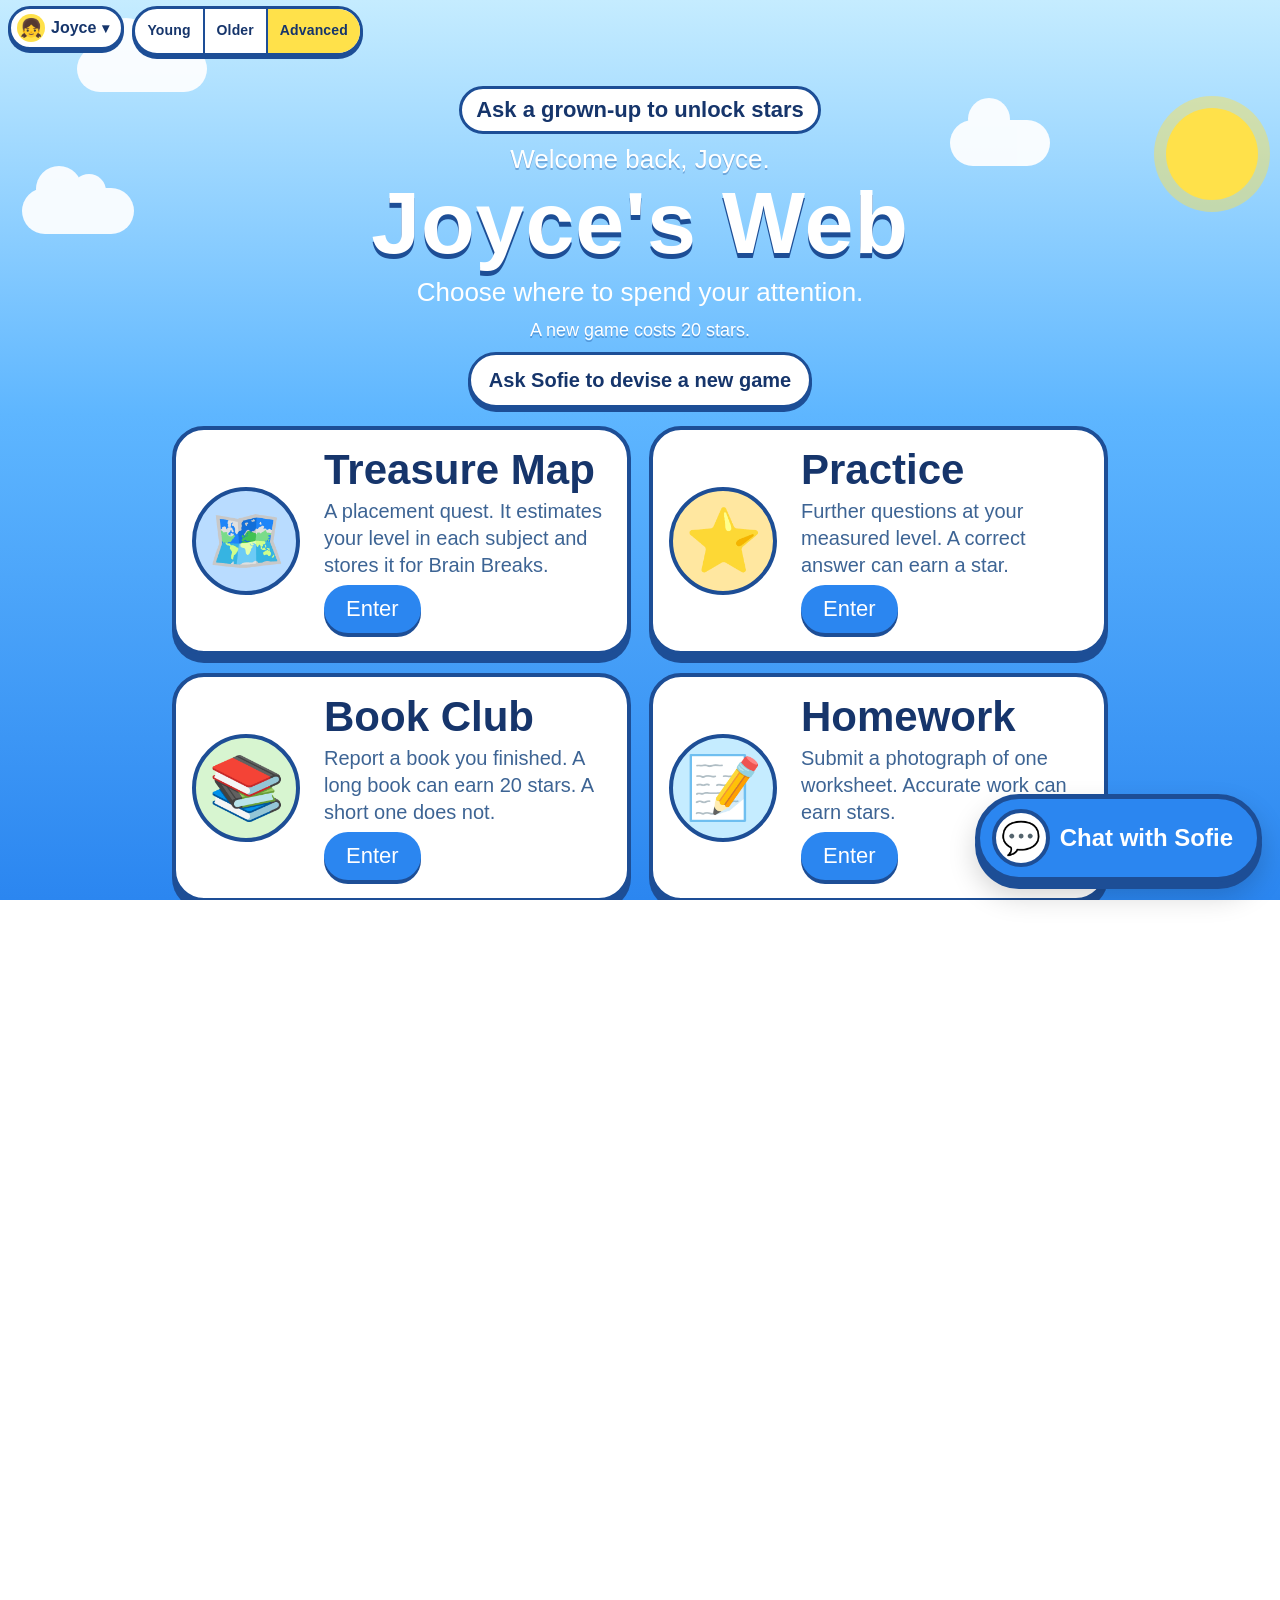
<file: index.html>
<!DOCTYPE html>
<html lang="en">
<head>
  <meta charset="UTF-8">
  <meta name="viewport" content="width=device-width, initial-scale=1, maximum-scale=1, user-scalable=no, viewport-fit=cover">
  <meta name="format-detection" content="telephone=no">
  <meta name="apple-mobile-web-app-capable" content="yes">
  <meta name="mobile-web-app-capable" content="yes">
  <meta name="apple-mobile-web-app-status-bar-style" content="black-translucent">
  <meta name="apple-mobile-web-app-title" content="Joyce's Web">
  <meta name="theme-color" content="#2b86f0">
  <title>Joyce's Web</title>
  <link rel="icon" href="apple-touch-icon.png">
  <link rel="apple-touch-icon" href="apple-touch-icon.png">
  <link rel="manifest" href="manifest.webmanifest">
  <link rel="stylesheet" href="css/site.css">
  <link rel="stylesheet" href="questions/ask.css">
  <link rel="stylesheet" href="css/fit.css">
  <script src="js/fit.js"></script>
</head>
<body class="home">
  <div class="sky" aria-hidden="true">
    <div class="sun"></div>
    <div class="cloud cloud-a"></div>
    <div class="cloud cloud-b"></div>
    <div class="cloud cloud-c"></div>
  </div>
  <main class="wrap">
    <header class="hero">
      <p class="starbar" id="starbar" data-needs="stars">★</p>
      <p class="hello" data-style="home.hello">Welcome back, Joyce.</p>
      <h1 data-site-title>Joyce's Web</h1>
      <p class="tag" data-style="home.tag">Choose where to spend your attention.</p>
      <p class="star-ask" data-needs="stars" data-style="home.price">A new game costs 20 stars.</p>
      <button type="button" class="star-game" id="new-game" data-needs="chat stars" data-style="home.newgame">Ask Sofie to devise a new game</button>
    </header>
    <section id="game-list" class="game-list" aria-label="Games"></section>
    <ul class="parade" aria-hidden="true">
      <li>🐶</li>
      <li>🐱</li>
      <li>🦊</li>
      <li>🦉</li>
      <li>🐻</li>
      <li>🐸</li>
      <li>🦁</li>
      <li>🐼</li>
    </ul>
  </main>
  <footer class="foot">
    <p data-style="home.made">Built for Joyce</p>
    <details class="parent-note">
      <summary>For parents</summary>
      <p>Brain Breaks are short learning pauses instead of ads. At the end of every level, whether <span data-child-name>Joyce</span> finishes it or starts it over, she answers a few questions. Questions get a little harder as the game level goes up. Levels are saved on this iPad. Players can switch on the break screen.</p>
      <p data-needs="chat">The 💬 bubble lets <span data-child-name>Joyce</span> chat with <span data-bot-name>Sofie</span>. It asks for the family code once on this iPad. Stars can be earned in Practice and spent on hints. A new game costs <span data-price="newGame">20</span> stars.</p>
      <p>Treasure Map finds a level for the subjects that are turned on. Those levels are saved for Brain Breaks. She can quit and come back, or retake a subject anytime.</p>
      <p data-needs="bookClub">Book Club is for a book she finished. She picks the book, then tells <span data-bot-name>Sofie</span> about it in the chat. A long book can earn 20 stars. A short book does not.</p>
      <p data-needs="homework">Homework is a photo of one worksheet. The check can take about a minute. It can award stars, up to <span data-price="sheet">10</span> for a sheet and <span data-price="day">20</span> homework stars a day. Hints never include the answer.</p>
    </details>
  </footer>
  <script src="settings.js"></script>
  <script src="games.js"></script>
  <script src="js/home.js"></script>
  <script src="stars/stars.js"></script>
  <script src="chat/chat.js" defer></script>
  <script src="js/kid-switch.js"></script>
  <script src="js/style-level.js"></script>
</body>
</html>
</file>
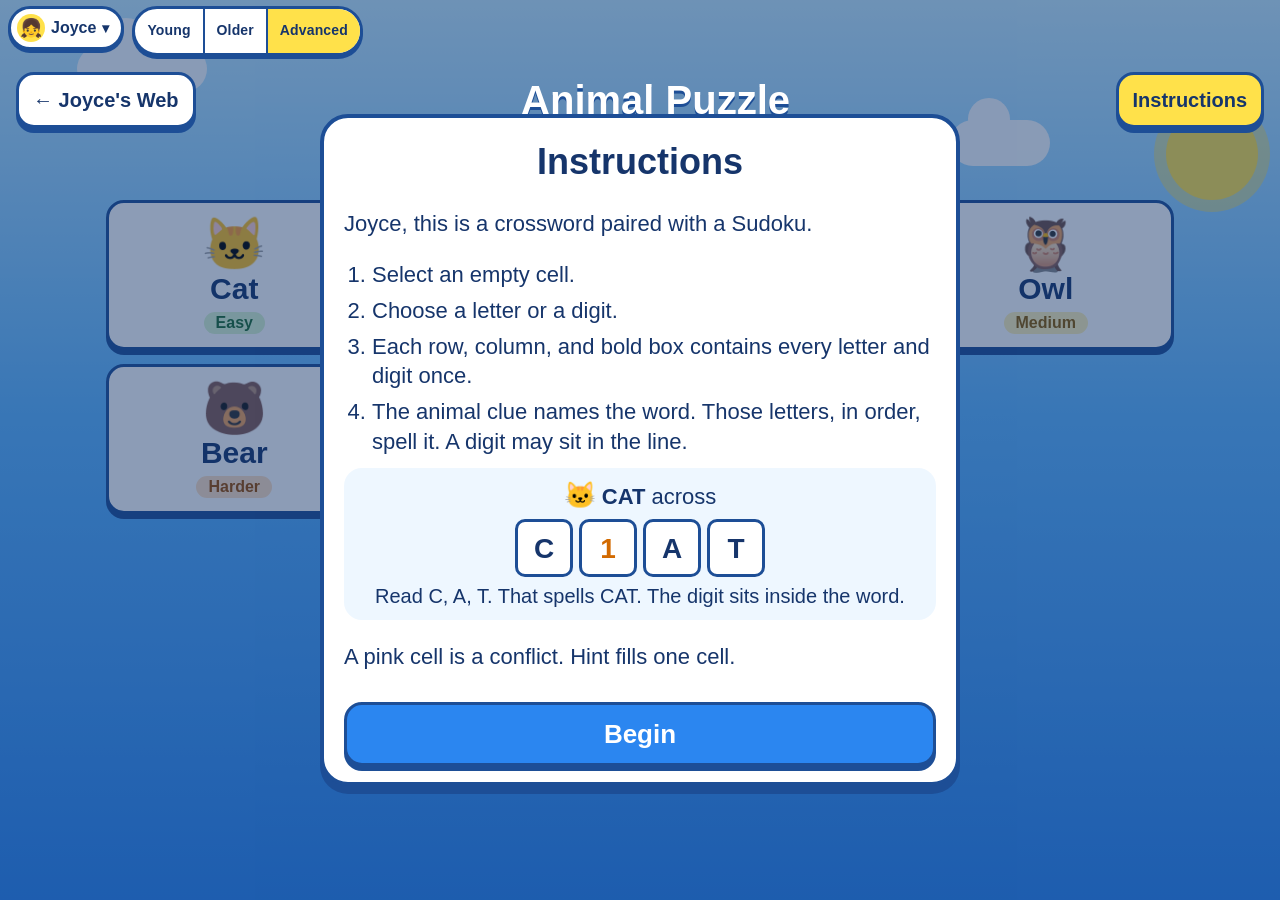
<file: animal-puzzle/index.html>
<!DOCTYPE html>
<html lang="en">
<head>
  <meta charset="UTF-8">
  <meta name="viewport" content="width=device-width, initial-scale=1, maximum-scale=1, user-scalable=no, viewport-fit=cover">
  <meta name="format-detection" content="telephone=no">
  <meta name="apple-mobile-web-app-capable" content="yes">
  <meta name="mobile-web-app-capable" content="yes">
  <meta name="apple-mobile-web-app-status-bar-style" content="black-translucent">
  <meta name="apple-mobile-web-app-title" content="Joyce's Web">
  <meta name="theme-color" content="#2b86f0">
  <title>Animal Puzzle · Joyce's Web</title>
  <link rel="icon" href="../apple-touch-icon.png">
  <link rel="apple-touch-icon" href="../apple-touch-icon.png">
  <link rel="manifest" href="../manifest.webmanifest">
  <link rel="stylesheet" href="../css/site.css">
  <link rel="stylesheet" href="game.css">
  <link rel="stylesheet" href="../brain-break/brain-break.css">
  <link rel="stylesheet" href="../css/fit.css">
  <script src="../js/fit.js"></script>
</head>
<body class="game" data-page="Animal Puzzle">
  <div class="sky" aria-hidden="true">
    <div class="sun"></div>
    <div class="cloud cloud-a"></div>
    <div class="cloud cloud-b"></div>
  </div>
  <header class="topbar">
    <a class="home-link" href="../index.html" data-site-link>← Joyce's Web</a>
    <p class="game-name">Animal Puzzle</p>
    <button type="button" id="howto-btn" class="how-btn" data-style="chrome.howto">Instructions</button>
  </header>
  <main id="app" class="app"></main>
  <script src="../settings.js"></script>
  <script src="puzzles.js"></script>
  <script src="../brain-break/brain-break.js"></script>
  <script src="../stars/stars.js"></script>
  <script src="game.js"></script>
  <script src="../js/kid-switch.js"></script>
  <script src="../js/style-level.js"></script>
</body>
</html>
</file>
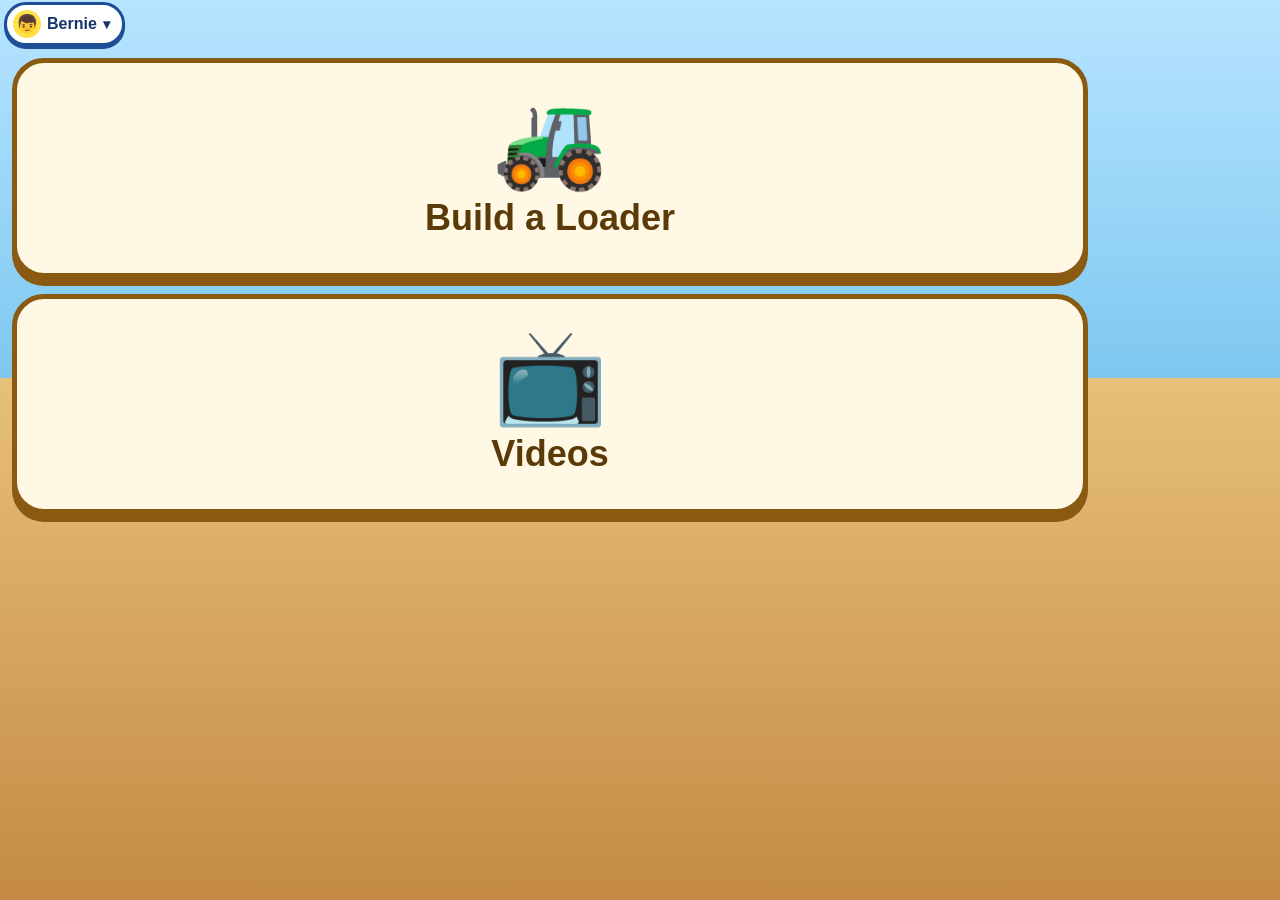
<file: bernie/index.html>
<!DOCTYPE html>
<html lang="en">
<head>
  <meta charset="UTF-8">
  <meta name="viewport" content="width=device-width, initial-scale=1, maximum-scale=1, user-scalable=no, viewport-fit=cover">
  <meta name="format-detection" content="telephone=no">
  <meta name="apple-mobile-web-app-capable" content="yes">
  <meta name="mobile-web-app-capable" content="yes">
  <meta name="apple-mobile-web-app-status-bar-style" content="black-translucent">
  <meta name="apple-mobile-web-app-title" content="Bernie">
  <meta name="theme-color" content="#f0b429">
  <title>Bernie</title>
  <link rel="icon" href="../apple-touch-icon.png">
  <link rel="apple-touch-icon" href="../apple-touch-icon.png">
  <link rel="stylesheet" href="../css/site.css">
  <link rel="stylesheet" href="bernie.css">
  <link rel="stylesheet" href="../css/fit.css">
  <script src="../js/fit.js"></script>
</head>
<body class="game bernie">
  <main class="app bernie-app hub">
    <a class="pic" href="loader/index.html">
      <span class="pic-art" aria-hidden="true">🚜</span>
      <span class="pic-name">Build a Loader</span>
    </a>
    <a class="pic" href="videos/index.html">
      <span class="pic-art" aria-hidden="true">📺</span>
      <span class="pic-name">Videos</span>
    </a>
  </main>
  <script src="../js/kid-switch.js"></script>
</body>
</html>
</file>
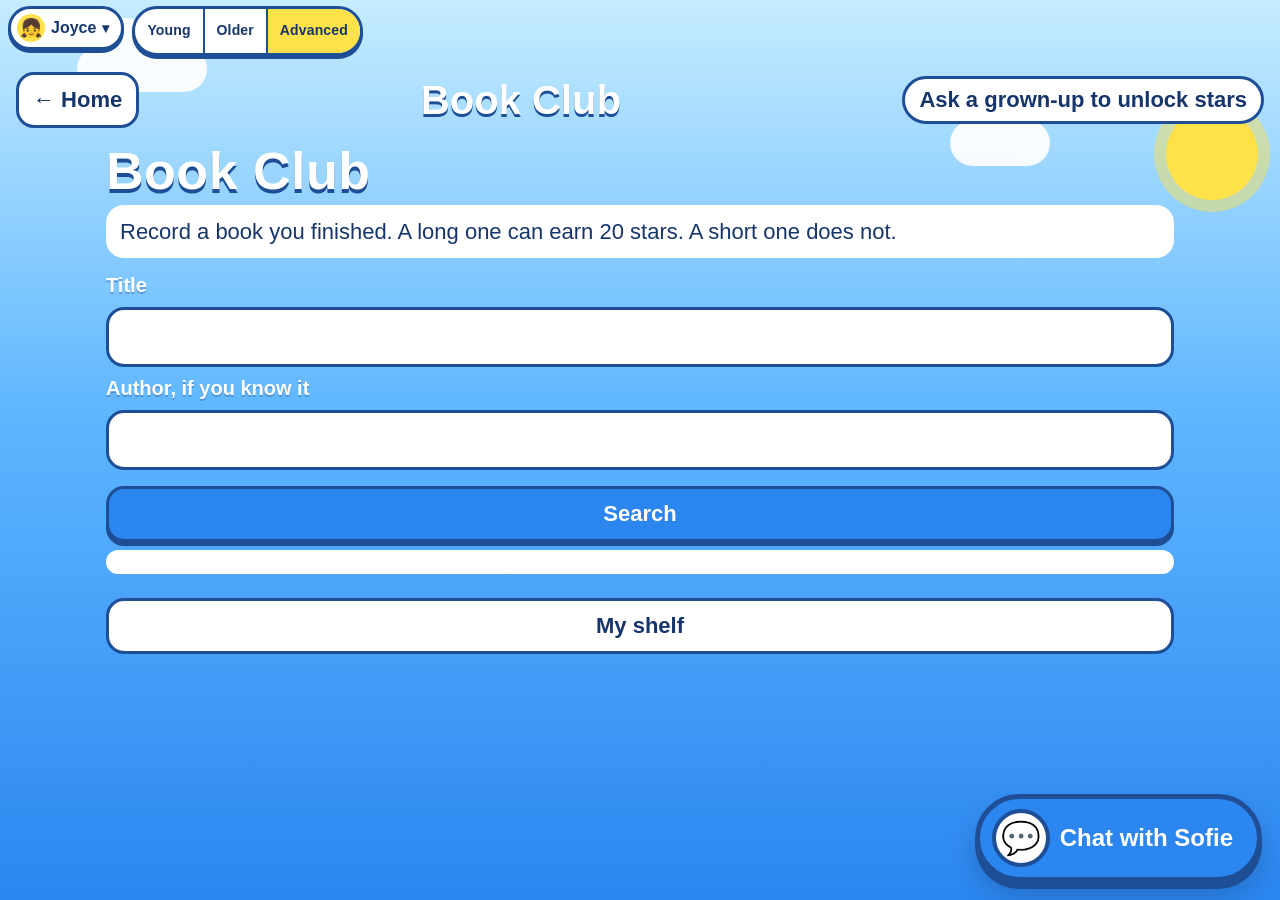
<file: books/index.html>
<!DOCTYPE html>
<html lang="en">
<head>
  <meta charset="UTF-8">
  <meta name="viewport" content="width=device-width, initial-scale=1, maximum-scale=1, user-scalable=no, viewport-fit=cover">
  <meta name="format-detection" content="telephone=no">
  <meta name="apple-mobile-web-app-capable" content="yes">
  <meta name="mobile-web-app-capable" content="yes">
  <meta name="theme-color" content="#2b86f0">
  <title>Book Club</title>
  <link rel="icon" href="../apple-touch-icon.png">
  <link rel="apple-touch-icon" href="../apple-touch-icon.png">
  <link rel="stylesheet" href="../css/site.css">
  <link rel="stylesheet" href="../questions/ask.css">
  <link rel="stylesheet" href="books.css">
  <link rel="stylesheet" href="../css/fit.css">
  <script src="../js/fit.js"></script>
</head>
<body class="game">
  <div class="sky" aria-hidden="true">
    <div class="sun"></div>
    <div class="cloud cloud-a"></div>
    <div class="cloud cloud-b"></div>
  </div>
  <header class="quest-top">
    <a class="home-link" href="../index.html">← Home</a>
    <p class="game-name">Book Club</p>
    <p class="starbar" id="starbar" data-needs="stars">★</p>
  </header>
  <main id="app" class="books-app"></main>
  <script src="../settings.js"></script>
  <script src="../stars/stars.js"></script>
  <script src="client.js"></script>
  <script src="books.js"></script>
  <script src="../chat/chat.js" defer></script>
  <script src="../js/kid-switch.js"></script>
  <script src="../js/style-level.js"></script>
</body>
</html>
</file>
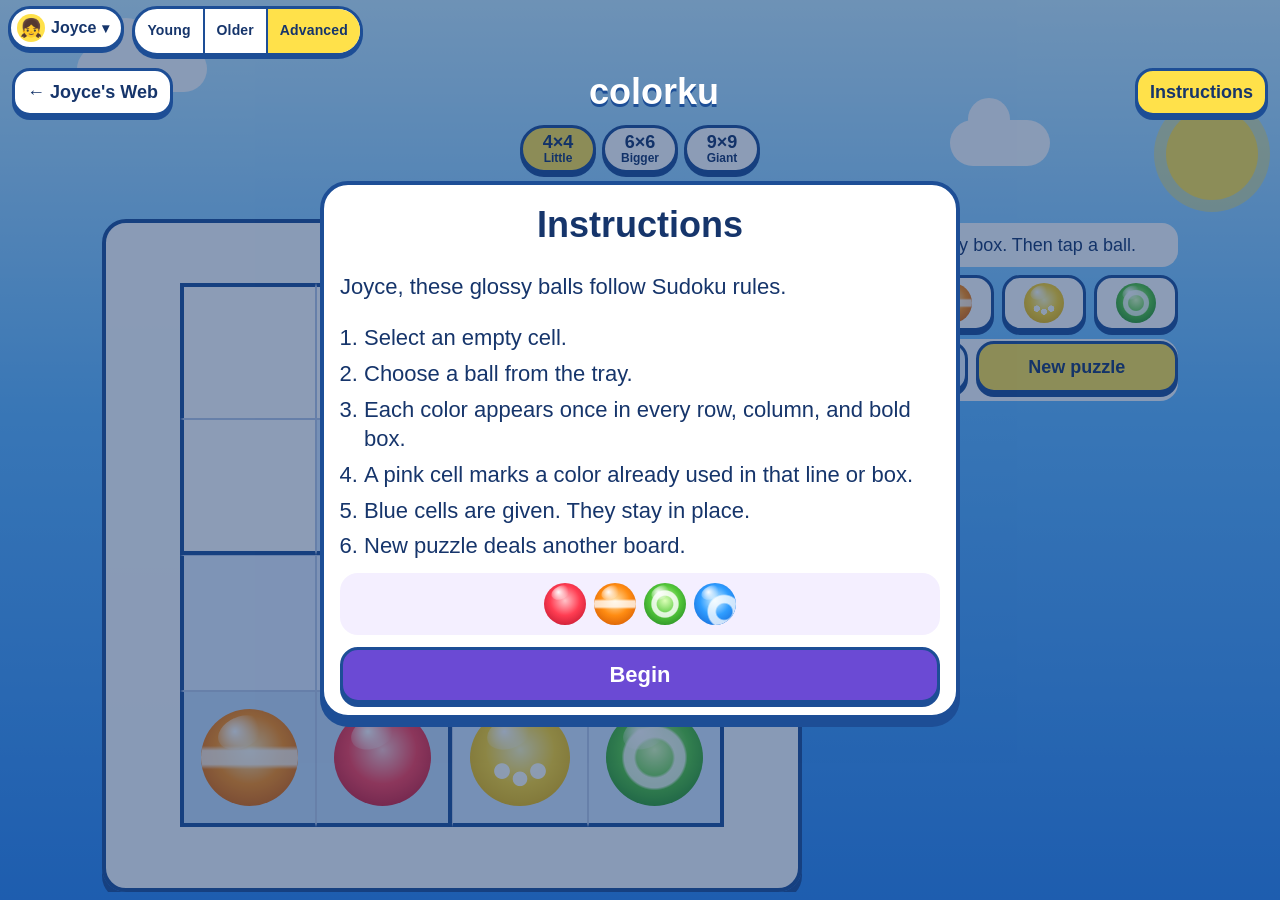
<file: colorku/index.html>
<!DOCTYPE html>
<html lang="en">
<head>
  <meta charset="UTF-8">
  <meta name="viewport" content="width=device-width, initial-scale=1, maximum-scale=1, user-scalable=no, viewport-fit=cover">
  <meta name="format-detection" content="telephone=no">
  <meta name="apple-mobile-web-app-capable" content="yes">
  <meta name="mobile-web-app-capable" content="yes">
  <meta name="apple-mobile-web-app-status-bar-style" content="black-translucent">
  <meta name="apple-mobile-web-app-title" content="Joyce's Web">
  <meta name="theme-color" content="#6b4ad4">
  <title>colorku · Joyce's Web</title>
  <link rel="icon" href="../apple-touch-icon.png">
  <link rel="apple-touch-icon" href="../apple-touch-icon.png">
  <link rel="manifest" href="../manifest.webmanifest">
  <link rel="stylesheet" href="../css/site.css">
  <link rel="stylesheet" href="game.css">
  <link rel="stylesheet" href="../brain-break/brain-break.css">
  <link rel="stylesheet" href="../css/fit.css">
  <script src="../js/fit.js"></script>
</head>
<body class="game marbles" data-page="colorku">
  <div class="sky" aria-hidden="true">
    <div class="sun"></div>
    <div class="cloud cloud-a"></div>
    <div class="cloud cloud-b"></div>
  </div>
  <header class="topbar">
    <a class="home-link" href="../index.html" data-site-link>← Joyce's Web</a>
    <p class="game-name">colorku</p>
    <button type="button" id="howto-btn" class="how-btn" data-style="chrome.howto">Instructions</button>
  </header>
  <main id="app" class="app"></main>
  <script src="../settings.js"></script>
  <script src="engine.js"></script>
  <script src="../brain-break/brain-break.js"></script>
  <script src="../stars/stars.js"></script>
  <script src="game.js"></script>
  <script src="../js/kid-switch.js"></script>
  <script src="../js/style-level.js"></script>
</body>
</html>
</file>
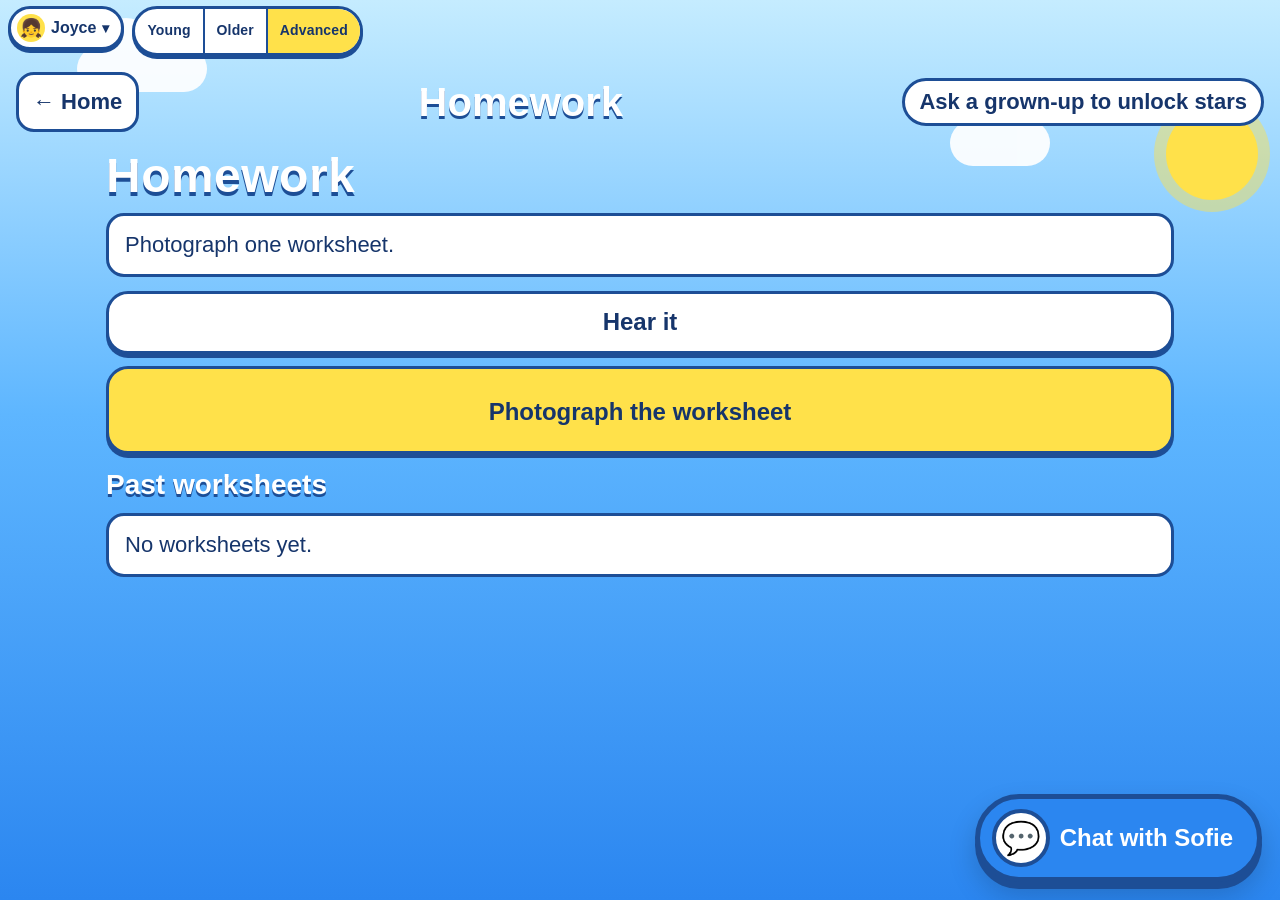
<file: homework/index.html>
<!DOCTYPE html>
<html lang="en">
<head>
  <meta charset="UTF-8">
  <meta name="viewport" content="width=device-width, initial-scale=1, maximum-scale=1, user-scalable=no, viewport-fit=cover">
  <meta name="format-detection" content="telephone=no">
  <meta name="apple-mobile-web-app-capable" content="yes">
  <meta name="mobile-web-app-capable" content="yes">
  <meta name="theme-color" content="#2b86f0">
  <title>Homework</title>
  <link rel="icon" href="../apple-touch-icon.png">
  <link rel="apple-touch-icon" href="../apple-touch-icon.png">
  <link rel="stylesheet" href="../css/site.css">
  <link rel="stylesheet" href="../questions/ask.css">
  <link rel="stylesheet" href="homework.css">
  <link rel="stylesheet" href="../css/fit.css">
  <script src="../js/fit.js"></script>
</head>
<body class="game">
  <div class="sky" aria-hidden="true">
    <div class="sun"></div>
    <div class="cloud cloud-a"></div>
    <div class="cloud cloud-b"></div>
  </div>
  <header class="quest-top">
    <a class="home-link" href="../index.html">← Home</a>
    <p class="game-name">Homework</p>
    <p class="starbar" id="starbar" data-needs="stars">★</p>
  </header>
  <main id="app" class="hw-app"></main>
  <script src="../settings.js"></script>
  <script src="../stars/stars.js"></script>
  <script src="photo.js"></script>
  <script src="client.js"></script>
  <script src="homework.js"></script>
  <script src="../chat/chat.js" defer></script>
  <script src="../js/kid-switch.js"></script>
  <script src="../js/style-level.js"></script>
</body>
</html>
</file>
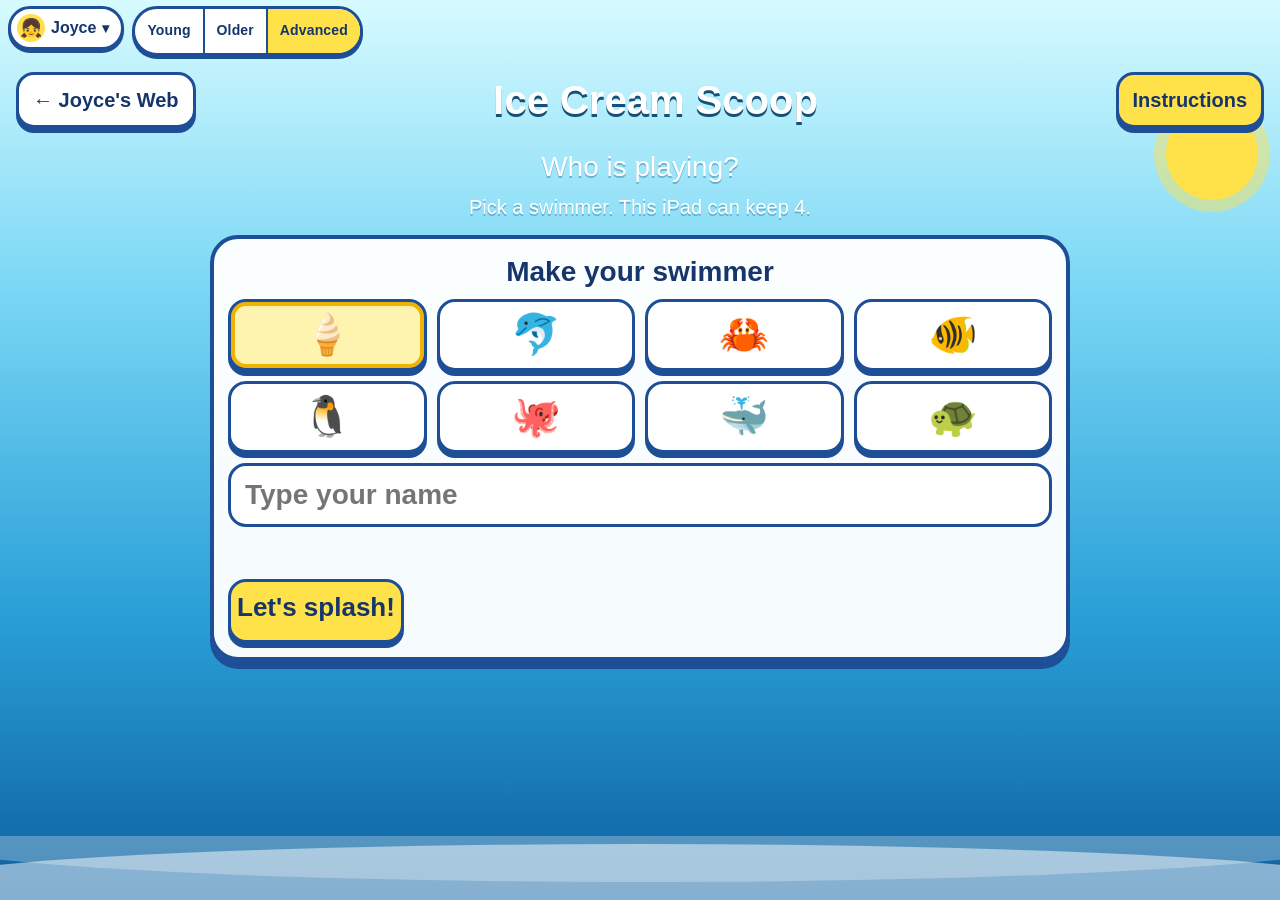
<file: ice-cream-scoop/index.html>
<!DOCTYPE html>
<html lang="en">
<head>
  <meta charset="UTF-8">
  <meta name="viewport" content="width=device-width, initial-scale=1, maximum-scale=1, user-scalable=no, viewport-fit=cover">
  <meta name="format-detection" content="telephone=no">
  <meta name="apple-mobile-web-app-capable" content="yes">
  <meta name="mobile-web-app-capable" content="yes">
  <meta name="apple-mobile-web-app-status-bar-style" content="black-translucent">
  <meta name="apple-mobile-web-app-title" content="Joyce's Web">
  <meta name="theme-color" content="#1494c8">
  <title>Ice Cream Scoop · Joyce's Web</title>
  <link rel="icon" href="../apple-touch-icon.png">
  <link rel="apple-touch-icon" href="../apple-touch-icon.png">
  <link rel="manifest" href="../manifest.webmanifest">
  <link rel="stylesheet" href="../css/site.css">
  <link rel="stylesheet" href="game.css">
  <link rel="stylesheet" href="../brain-break/brain-break.css">
  <link rel="stylesheet" href="../css/fit.css">
  <script src="../js/fit.js"></script>
</head>
<body class="game scoop">
  <div class="sky" aria-hidden="true">
    <div class="sun"></div>
    <div class="cloud cloud-a"></div>
    <div class="cloud cloud-b"></div>
  </div>
  <div class="bubbles" aria-hidden="true">
    <span></span>
    <span></span>
    <span></span>
    <span></span>
  </div>
  <div class="sea-floor" aria-hidden="true">
    <div class="wave wave-back"></div>
    <div class="wave wave-front"></div>
  </div>
  <header class="topbar">
    <a class="home-link" href="../index.html">← Joyce's Web</a>
    <p class="game-name">Ice Cream Scoop</p>
    <p id="score-pill" class="score-pill" hidden></p>
    <button type="button" id="howto-btn" class="how-btn" data-style="chrome.howto">Instructions</button>
  </header>
  <main id="app" class="app"></main>
  <script src="../settings.js"></script>
  <script src="puzzles.js"></script>
  <script src="../brain-break/brain-break.js"></script>
  <script src="../stars/stars.js"></script>
  <script src="game.js"></script>
  <script src="../js/kid-switch.js"></script>
  <script src="../js/style-level.js"></script>
</body>
</html>
</file>
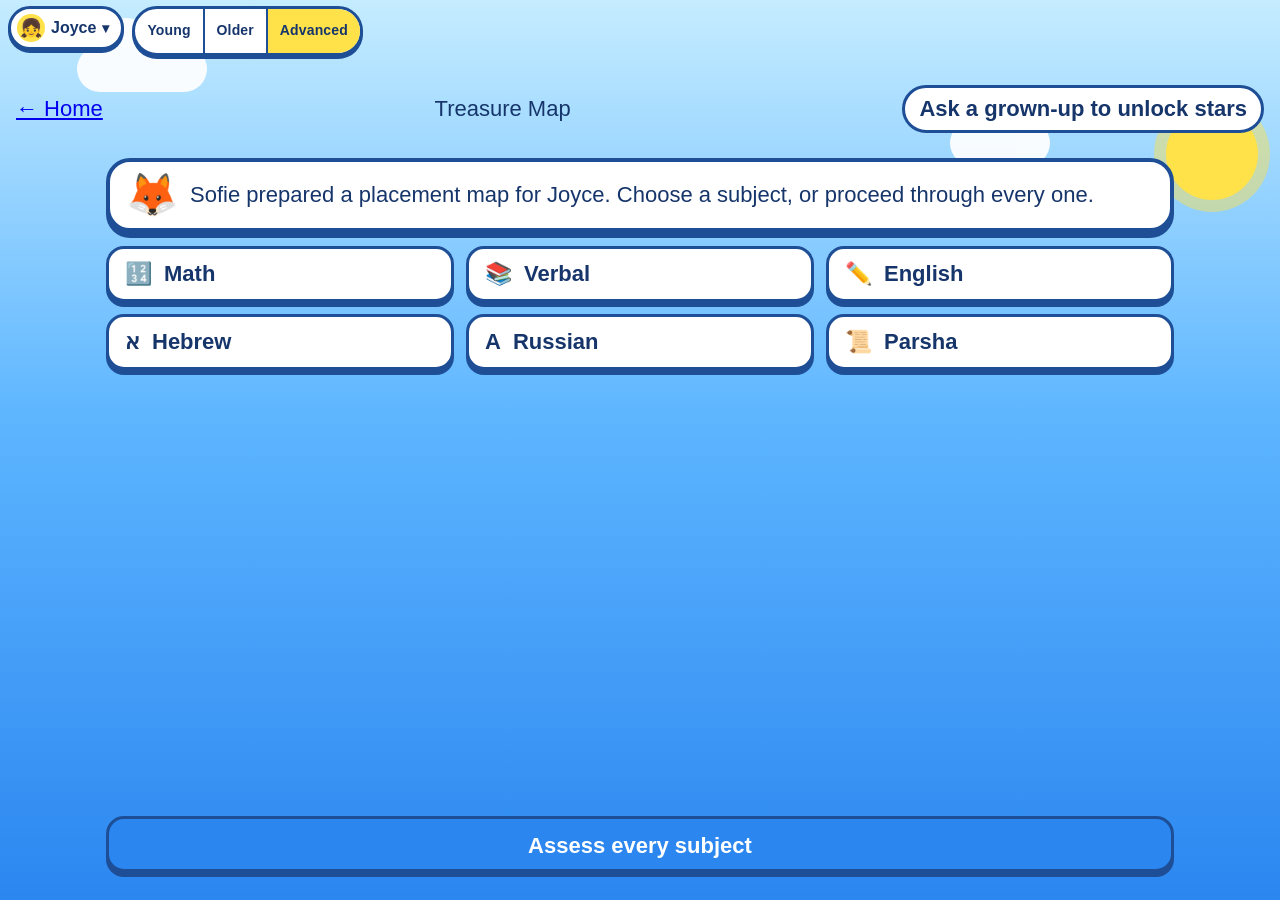
<file: level-test/index.html>
<!DOCTYPE html>
<html lang="en">
<head>
  <meta charset="UTF-8">
  <meta name="viewport" content="width=device-width, initial-scale=1, maximum-scale=1, user-scalable=no, viewport-fit=cover">
  <meta name="format-detection" content="telephone=no">
  <meta name="apple-mobile-web-app-capable" content="yes">
  <meta name="mobile-web-app-capable" content="yes">
  <meta name="theme-color" content="#2b86f0">
  <title>Treasure Map</title>
  <link rel="icon" href="../apple-touch-icon.png">
  <link rel="apple-touch-icon" href="../apple-touch-icon.png">
  <link rel="stylesheet" href="../css/site.css">
  <link rel="stylesheet" href="../questions/ask.css">
  <link rel="stylesheet" href="../css/fit.css">
  <script src="../js/fit.js"></script>
</head>
<body class="game quest-page">
  <div class="sky" aria-hidden="true">
    <div class="sun"></div>
    <div class="cloud cloud-a"></div>
    <div class="cloud cloud-b"></div>
  </div>
  <header class="quest-top">
    <a class="home-link" href="../index.html">← Home</a>
    <p class="game-name">Treasure Map</p>
    <p class="starbar" id="starbar" data-needs="stars">★</p>
  </header>
  <main id="app" class="quest-app"></main>
  <script src="../settings.js"></script>
  <script src="../questions/shuffle.js"></script>
  <script src="../questions/math.js"></script>
  <script src="../questions/verbal.js"></script>
  <script src="../questions/english.js"></script>
  <script src="../questions/hebrew.js"></script>
  <script src="../questions/russian.js"></script>
  <script src="../questions/parsha.js"></script>
  <script src="../questions/bank.js"></script>
  <script src="../questions/ask.js"></script>
  <script src="staircase.js"></script>
  <script src="store.js"></script>
  <script src="../brain-break/brain-break.js"></script>
  <script src="../stars/stars.js"></script>
  <script src="level-test.js"></script>
  <script src="../js/kid-switch.js"></script>
  <script src="../js/style-level.js"></script>
</body>
</html>
</file>
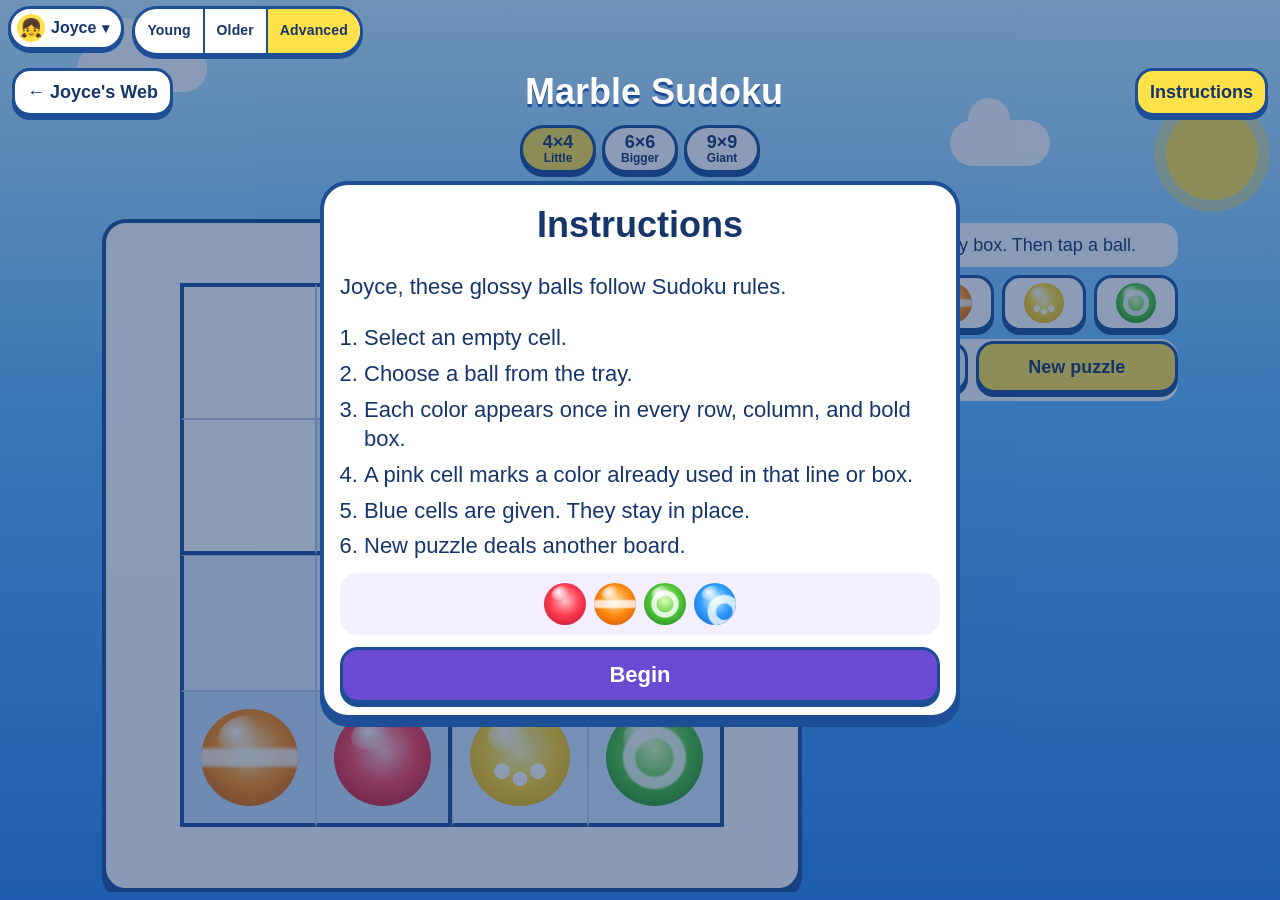
<file: marble-sudoku/index.html>
<!DOCTYPE html>
<html lang="en">
<head>
  <meta charset="UTF-8">
  <meta name="viewport" content="width=device-width, initial-scale=1, maximum-scale=1, user-scalable=no, viewport-fit=cover">
  <meta name="format-detection" content="telephone=no">
  <meta name="apple-mobile-web-app-capable" content="yes">
  <meta name="mobile-web-app-capable" content="yes">
  <meta name="apple-mobile-web-app-status-bar-style" content="black-translucent">
  <meta name="apple-mobile-web-app-title" content="Joyce's Web">
  <meta name="theme-color" content="#6b4ad4">
  <title>Marble Sudoku · Joyce's Web</title>
  <link rel="icon" href="../apple-touch-icon.png">
  <link rel="apple-touch-icon" href="../apple-touch-icon.png">
  <link rel="manifest" href="../manifest.webmanifest">
  <link rel="stylesheet" href="../css/site.css">
  <link rel="stylesheet" href="game.css">
  <link rel="stylesheet" href="../brain-break/brain-break.css">
  <link rel="stylesheet" href="../css/fit.css">
  <script src="../js/fit.js"></script>
</head>
<body class="game marbles" data-page="Marble Sudoku">
  <div class="sky" aria-hidden="true">
    <div class="sun"></div>
    <div class="cloud cloud-a"></div>
    <div class="cloud cloud-b"></div>
  </div>
  <header class="topbar">
    <a class="home-link" href="../index.html" data-site-link>← Joyce's Web</a>
    <p class="game-name">Marble Sudoku</p>
    <button type="button" id="howto-btn" class="how-btn" data-style="chrome.howto">Instructions</button>
  </header>
  <main id="app" class="app"></main>
  <script src="../settings.js"></script>
  <script src="engine.js"></script>
  <script src="../brain-break/brain-break.js"></script>
  <script src="../stars/stars.js"></script>
  <script src="game.js"></script>
  <script src="../js/kid-switch.js"></script>
  <script src="../js/style-level.js"></script>
</body>
</html>
</file>
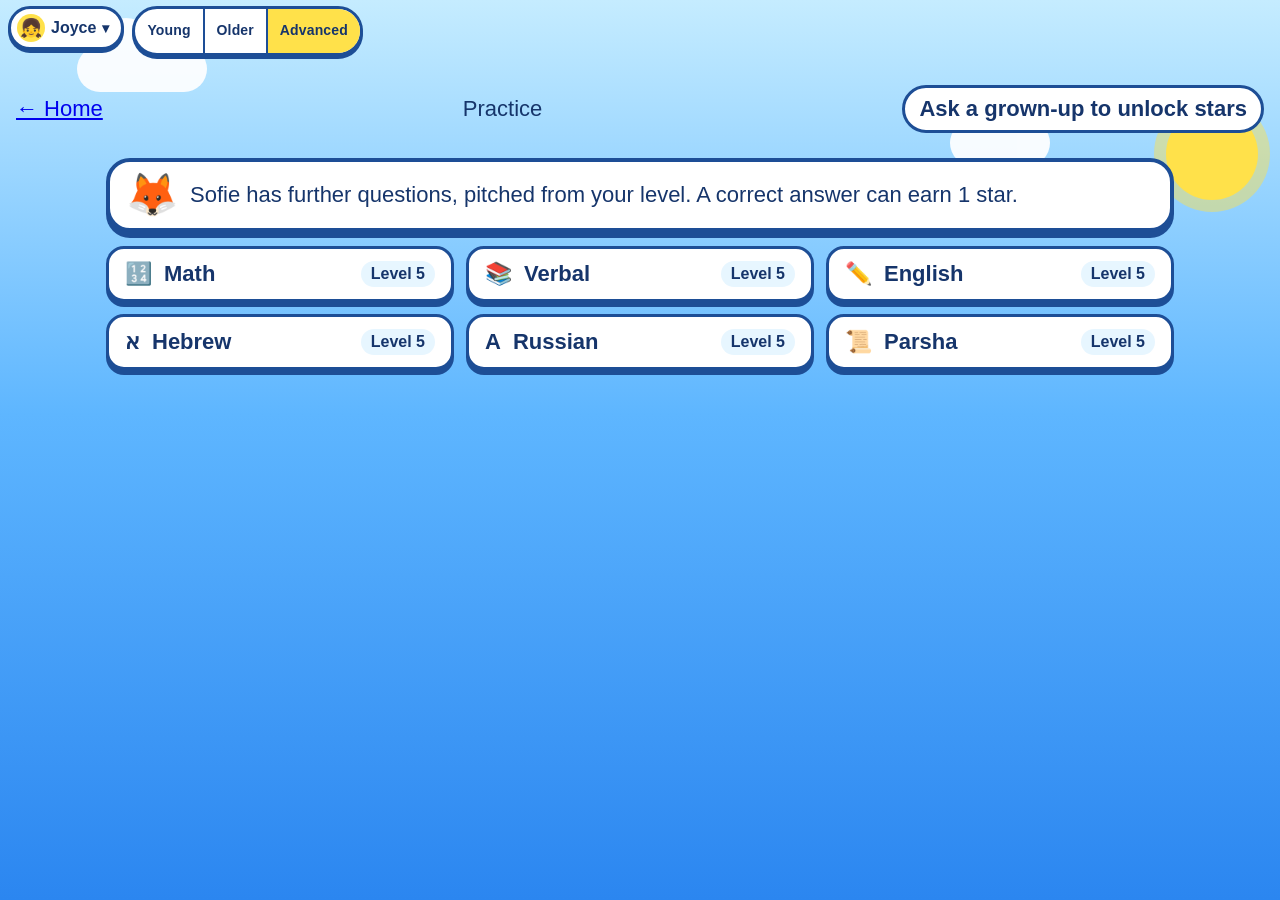
<file: practice/index.html>
<!DOCTYPE html>
<html lang="en">
<head>
  <meta charset="UTF-8">
  <meta name="viewport" content="width=device-width, initial-scale=1, maximum-scale=1, user-scalable=no, viewport-fit=cover">
  <meta name="format-detection" content="telephone=no">
  <meta name="apple-mobile-web-app-capable" content="yes">
  <meta name="mobile-web-app-capable" content="yes">
  <meta name="theme-color" content="#2b86f0">
  <title>Practice</title>
  <link rel="icon" href="../apple-touch-icon.png">
  <link rel="apple-touch-icon" href="../apple-touch-icon.png">
  <link rel="stylesheet" href="../css/site.css">
  <link rel="stylesheet" href="../questions/ask.css">
  <link rel="stylesheet" href="../css/fit.css">
  <script src="../js/fit.js"></script>
</head>
<body class="game quest-page">
  <div class="sky" aria-hidden="true">
    <div class="sun"></div>
    <div class="cloud cloud-a"></div>
    <div class="cloud cloud-b"></div>
  </div>
  <header class="quest-top">
    <a class="home-link" href="../index.html">← Home</a>
    <p class="game-name">Practice</p>
    <p class="starbar" id="starbar" data-needs="stars">★</p>
  </header>
  <main id="app" class="quest-app"></main>
  <script src="../settings.js"></script>
  <script src="../questions/shuffle.js"></script>
  <script src="../questions/math.js"></script>
  <script src="../questions/verbal.js"></script>
  <script src="../questions/english.js"></script>
  <script src="../questions/hebrew.js"></script>
  <script src="../questions/russian.js"></script>
  <script src="../questions/parsha.js"></script>
  <script src="../questions/bank.js"></script>
  <script src="../questions/ask.js"></script>
  <script src="../level-test/staircase.js"></script>
  <script src="../level-test/store.js"></script>
  <script src="../stars/stars.js"></script>
  <script src="practice.js"></script>
  <script src="../js/kid-switch.js"></script>
  <script src="../js/style-level.js"></script>
</body>
</html>
</file>
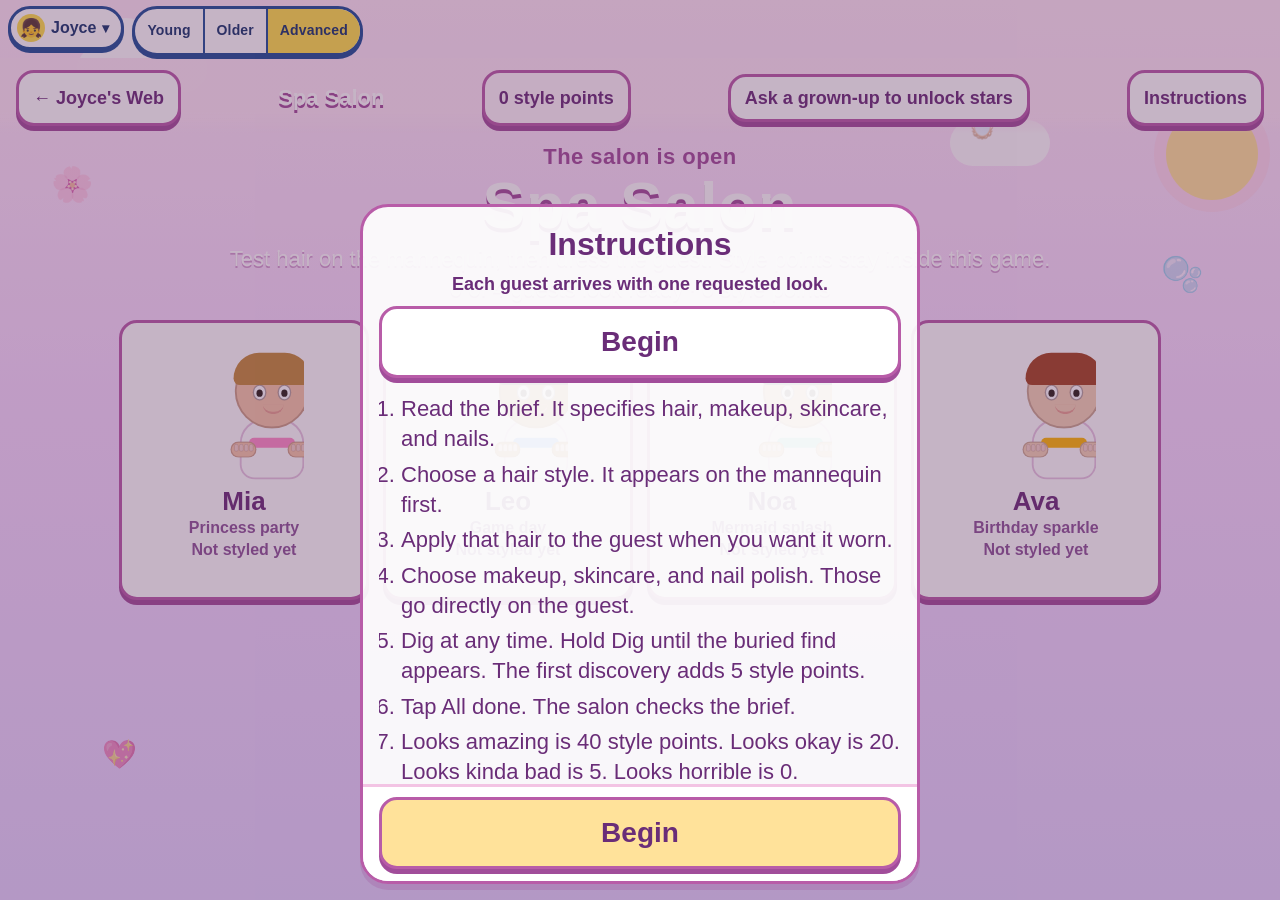
<file: spa-salon/index.html>
<!DOCTYPE html>
<html lang="en">
<head>
  <meta charset="UTF-8">
  <meta name="viewport" content="width=device-width, initial-scale=1, maximum-scale=1, user-scalable=no, viewport-fit=cover">
  <meta name="format-detection" content="telephone=no">
  <meta name="apple-mobile-web-app-capable" content="yes">
  <meta name="mobile-web-app-capable" content="yes">
  <meta name="apple-mobile-web-app-status-bar-style" content="black-translucent">
  <meta name="apple-mobile-web-app-title" content="Joyce's Web">
  <meta name="theme-color" content="#e56bb0">
  <title>Spa Salon · Joyce's Web</title>
  <link rel="icon" href="../apple-touch-icon.png">
  <link rel="apple-touch-icon" href="../apple-touch-icon.png">
  <link rel="manifest" href="../manifest.webmanifest">
  <link rel="stylesheet" href="../css/site.css">
  <link rel="stylesheet" href="game.css">
  <link rel="stylesheet" href="../brain-break/brain-break.css">
  <link rel="stylesheet" href="../css/fit.css">
  <script src="../js/fit.js"></script>
</head>
<body class="game spa" data-page="Spa Salon">
  <div class="sky" aria-hidden="true">
    <div class="sun"></div>
    <div class="cloud cloud-a"></div>
    <div class="cloud cloud-b"></div>
  </div>
  <div class="petals" aria-hidden="true">
    <span>🌸</span>
    <span>🫧</span>
    <span>💖</span>
    <span>🪞</span>
  </div>
  <header class="topbar">
    <a class="home-link" href="../index.html" data-site-link>← Joyce's Web</a>
    <p class="game-name">Spa Salon</p>
    <p id="style-pill" class="style-pill">0 style points</p>
    <p class="starbar" id="starbar" data-needs="stars" aria-label="Star balance">★</p>
    <button type="button" id="howto-btn" class="how-btn" data-style="chrome.howto">Instructions</button>
  </header>
  <main id="app" class="app"></main>
  <script src="../settings.js"></script>
  <script src="looks.js"></script>
  <script src="../brain-break/brain-break.js"></script>
  <script src="../stars/stars.js"></script>
  <script src="game.js"></script>
  <script src="../js/kid-switch.js"></script>
  <script src="../js/style-level.js"></script>
</body>
</html>
</file>
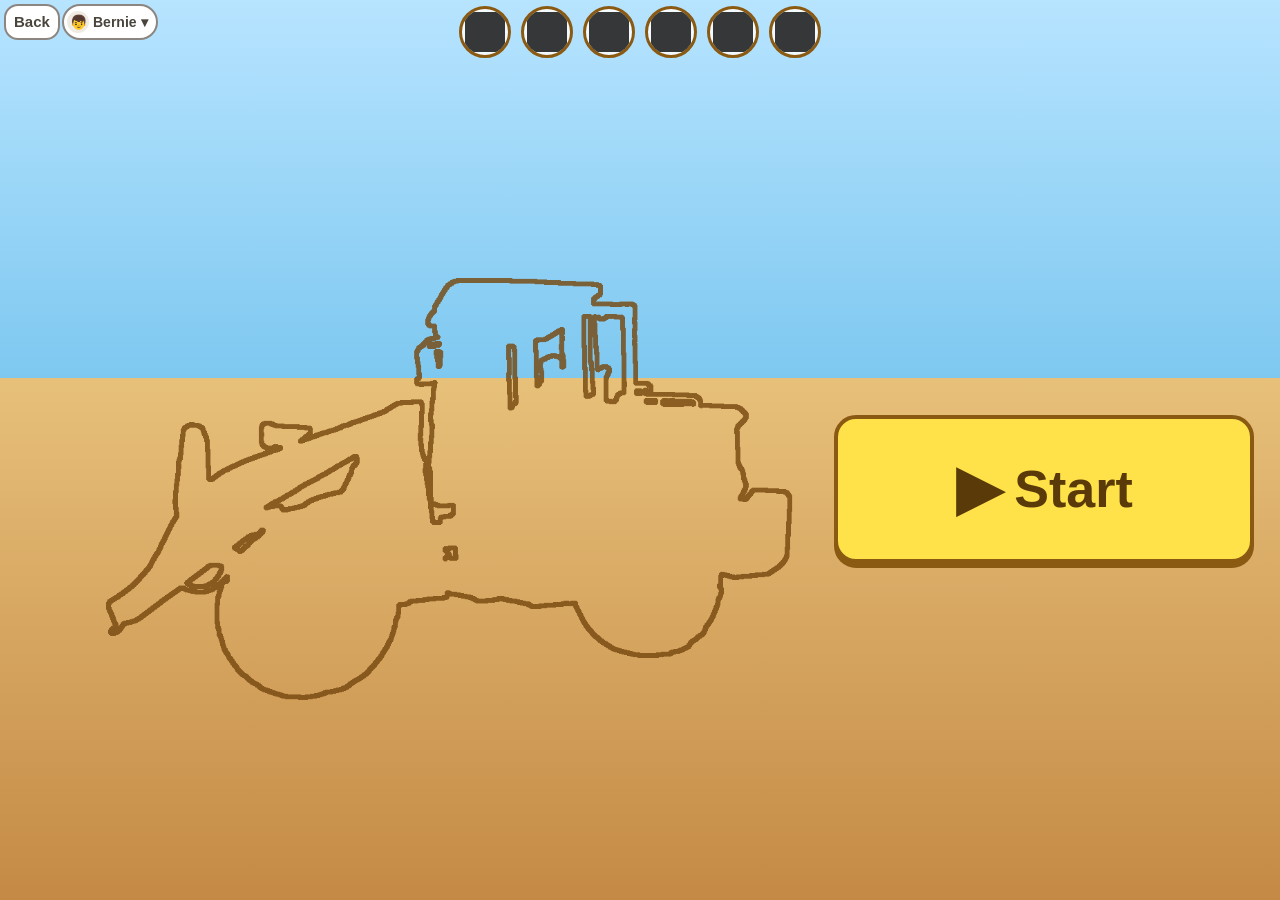
<file: bernie/loader/index.html>
<!DOCTYPE html>
<html lang="en">
<head>
  <meta charset="UTF-8">
  <meta name="viewport" content="width=device-width, initial-scale=1, maximum-scale=1, user-scalable=no, viewport-fit=cover">
  <meta name="format-detection" content="telephone=no">
  <meta name="apple-mobile-web-app-capable" content="yes">
  <meta name="mobile-web-app-capable" content="yes">
  <meta name="apple-mobile-web-app-status-bar-style" content="black-translucent">
  <meta name="apple-mobile-web-app-title" content="Bernie">
  <meta name="theme-color" content="#f0b429">
  <title>Build a Loader</title>
  <link rel="icon" href="../../apple-touch-icon.png">
  <link rel="apple-touch-icon" href="../../apple-touch-icon.png">
  <link rel="stylesheet" href="../../css/site.css">
  <link rel="stylesheet" href="../bernie.css">
  <link rel="stylesheet" href="../../css/fit.css">
  <script src="../../js/fit.js"></script>
</head>
<body class="game bernie loader-page">
  <main class="app bernie-app">
    <a class="back" href="../index.html">Back</a>
    <div id="stage" class="stage"></div>
  </main>
  <script src="../shared/questions.js"></script>
  <script src="../shared/speak.js"></script>
  <script src="../shared/guess.js"></script>
  <script src="../shared/build.js"></script>
  <script src="../shared/drive.js"></script>
  <script src="loader.js"></script>
  <script src="../../js/kid-switch.js"></script>
</body>
</html>
</file>
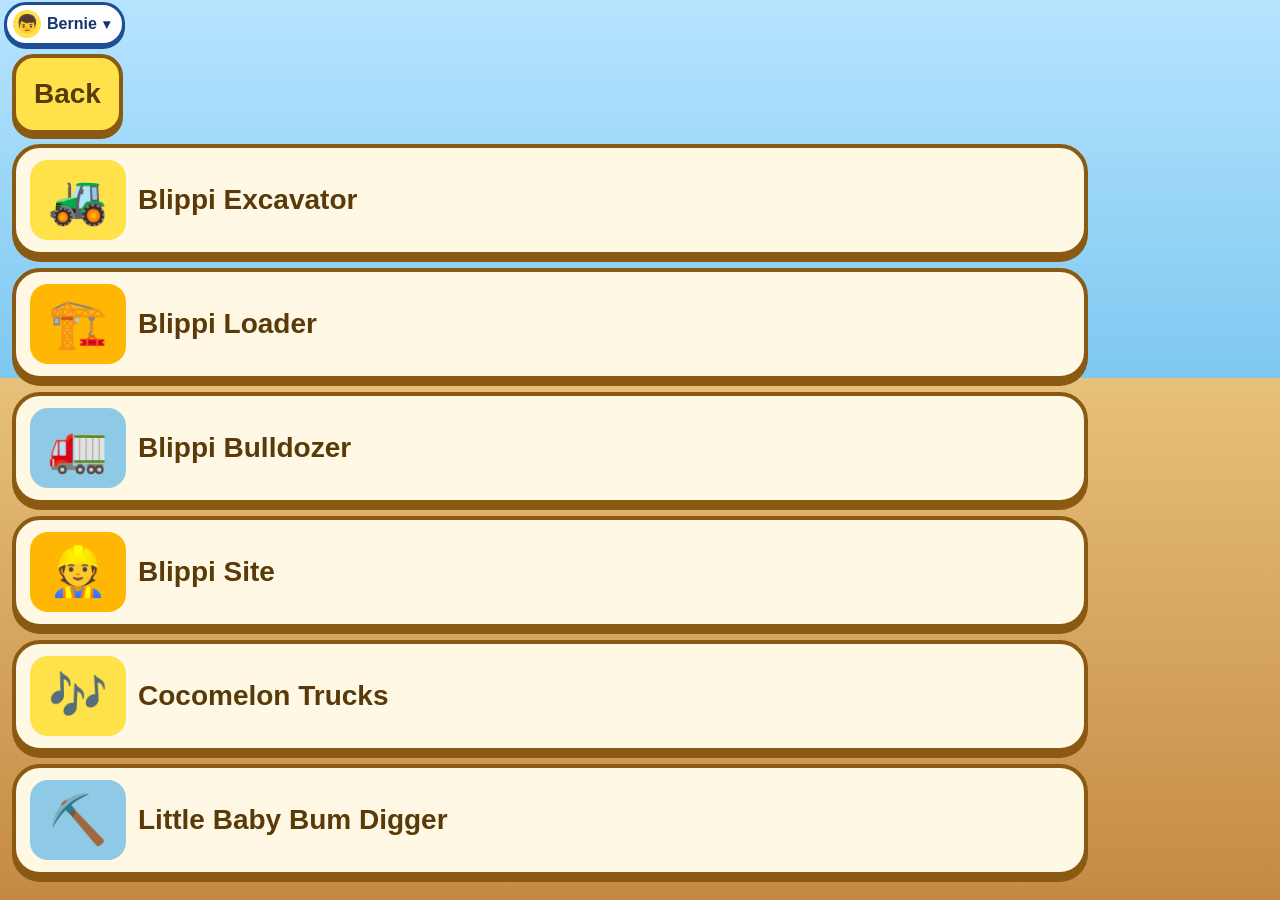
<file: bernie/videos/index.html>
<!DOCTYPE html>
<html lang="en">
<head>
  <meta charset="UTF-8">
  <meta name="viewport" content="width=device-width, initial-scale=1, maximum-scale=1, user-scalable=no, viewport-fit=cover">
  <meta name="format-detection" content="telephone=no">
  <meta name="apple-mobile-web-app-capable" content="yes">
  <meta name="mobile-web-app-capable" content="yes">
  <meta name="apple-mobile-web-app-status-bar-style" content="black-translucent">
  <meta name="apple-mobile-web-app-title" content="Bernie">
  <meta name="theme-color" content="#f0b429">
  <title>Videos</title>
  <link rel="icon" href="../../apple-touch-icon.png">
  <link rel="apple-touch-icon" href="../../apple-touch-icon.png">
  <link rel="stylesheet" href="../../css/site.css">
  <link rel="stylesheet" href="../bernie.css">
  <link rel="stylesheet" href="../../css/fit.css">
  <script src="../../js/fit.js"></script>
</head>
<body class="game bernie">
  <main class="app bernie-app">
    <a class="back" href="../index.html">Back</a>
    <div class="vids">
      <a class="vid" href="https://www.youtube.com/watch?v=YAguWAJTmBM" target="_blank" rel="noopener">
        <span class="vid-art" aria-hidden="true">🚜</span>
        <span class="vid-name">Blippi Excavator</span>
      </a>
      <a class="vid" href="https://www.youtube.com/watch?v=Aj7eeWBfkn0" target="_blank" rel="noopener">
        <span class="vid-art" aria-hidden="true">🏗️</span>
        <span class="vid-name">Blippi Loader</span>
      </a>
      <a class="vid" href="https://www.youtube.com/watch?v=pr7l3Aw0ncU" target="_blank" rel="noopener">
        <span class="vid-art" aria-hidden="true">🚛</span>
        <span class="vid-name">Blippi Bulldozer</span>
      </a>
      <a class="vid" href="https://www.youtube.com/watch?v=kK8ADbD7J_4" target="_blank" rel="noopener">
        <span class="vid-art" aria-hidden="true">👷</span>
        <span class="vid-name">Blippi Site</span>
      </a>
      <a class="vid" href="https://www.youtube.com/watch?v=nlVCrUXEFwo" target="_blank" rel="noopener">
        <span class="vid-art" aria-hidden="true">🎶</span>
        <span class="vid-name">Cocomelon Trucks</span>
      </a>
      <a class="vid" href="https://www.youtube.com/watch?v=sMNjXsls-no" target="_blank" rel="noopener">
        <span class="vid-art" aria-hidden="true">⛏️</span>
        <span class="vid-name">Little Baby Bum Digger</span>
      </a>
    </div>
  </main>
  <script src="../../js/kid-switch.js"></script>
</body>
</html>
</file>
<file: css/site.css>
:root {
  --ink: #16356b;
  --ink-soft: #3d6494;
  --sky-top: #c5ecff;
  --sky-mid: #5eb6ff;
  --sky-deep: #2b86f0;
  --line: #1d4e96;
  --sun: #ffe14a;
  --white: #ffffff;
  --shadow: 0 8px 0 #1d4e96;
  --font: "Chalkboard SE", "Comic Sans MS", "Marker Felt", "Trebuchet MS", "Segoe Print", sans-serif;
}

* {
  box-sizing: border-box;
}

html {
  touch-action: manipulation;
  -webkit-text-size-adjust: 100%;
}

body {
  margin: 0;
  min-height: 100vh;
  min-height: 100dvh;
  min-height: var(--app-h, 100dvh);
  color: var(--ink);
  font-family: var(--font);
  font-size: 22px;
  line-height: 1.35;
  background: linear-gradient(180deg, var(--sky-top) 0%, var(--sky-mid) 46%, var(--sky-deep) 100%);
  padding:
    env(safe-area-inset-top)
    env(safe-area-inset-right)
    env(safe-area-inset-bottom)
    env(safe-area-inset-left);
}

body.home,
body.game {
  position: relative;
  overflow-x: hidden;
}

button,
a {
  font-family: inherit;
  touch-action: manipulation;
  -webkit-tap-highlight-color: transparent;
  -webkit-touch-callout: none;
  user-select: none;
}

button {
  cursor: pointer;
  border: 0;
  color: inherit;
}

.sky {
  position: absolute;
  inset: 0;
  pointer-events: none;
  overflow: hidden;
}

/* The sky decoration only. Yellow action buttons also use the class
   name "sun", and this rule must not pull them out of the button bar. */
.sky > .sun {
  position: absolute;
  top: 18px;
  right: 22px;
  width: 92px;
  height: 92px;
  border-radius: 50%;
  background: var(--sun);
  box-shadow: 0 0 0 12px rgba(255, 225, 74, 0.45);
}

.cloud {
  position: absolute;
  height: 46px;
  background: #fff;
  border-radius: 40px;
  opacity: 0.92;
}

.cloud:before,
.cloud:after {
  content: "";
  position: absolute;
  background: #fff;
  border-radius: 50%;
}

.cloud-a {
  width: 130px;
  top: 46px;
  left: 6%;
}

.cloud-a:before {
  width: 54px;
  height: 54px;
  top: -28px;
  left: 22px;
}

.cloud-a:after {
  width: 40px;
  height: 40px;
  top: -18px;
  left: 62px;
}

.cloud-b {
  width: 100px;
  top: 120px;
  right: 18%;
}

.cloud-b:before {
  width: 42px;
  height: 42px;
  top: -22px;
  left: 18px;
}

.cloud-c {
  width: 112px;
  top: 188px;
  left: 22px;
}

.cloud-c:before {
  width: 46px;
  height: 46px;
  top: -22px;
  left: 14px;
}

.cloud-c:after {
  width: 34px;
  height: 34px;
  top: -14px;
  left: 50px;
}

.wrap {
  position: relative;
  z-index: 1;
  width: min(980px, 100%);
  margin: 0 auto;
  padding: 28px 22px 16px;
}

.hero {
  text-align: center;
  margin-bottom: 18px;
}

.hello {
  margin: 0 0 4px;
  font-size: 26px;
  color: #fff;
  text-shadow: 0 2px 0 rgba(29, 78, 150, 0.35);
}

h1 {
  margin: 0;
  font-size: clamp(52px, 9vw, 88px);
  line-height: 0.95;
  color: #fff;
  text-shadow: 0 5px 0 #1d4e96;
  letter-spacing: 0.01em;
}

.tag {
  margin: 10px 0 0;
  font-size: 26px;
  color: #fff;
}

.game-list {
  display: flex;
  flex-wrap: wrap;
  justify-content: center;
  gap: 18px;
  margin-top: 12px;
}

.game-card {
  flex: 1 1 340px;
  max-width: 560px;
  min-height: 196px;
  display: grid;
  grid-template-columns: 116px 1fr;
  grid-template-areas:
    "emoji title"
    "emoji about"
    "emoji play";
  gap: 6px 16px;
  align-items: center;
  padding: 18px 20px 18px 16px;
  background: var(--white);
  color: var(--ink);
  text-decoration: none;
  border: 4px solid var(--line);
  border-radius: 32px;
  box-shadow: var(--shadow);
}

.game-card:active {
  transform: translateY(4px);
  box-shadow: 0 4px 0 #1d4e96;
}

.game-emoji {
  grid-area: emoji;
  width: 108px;
  height: 108px;
  display: grid;
  place-items: center;
  border-radius: 50%;
  background: var(--accent, var(--sun));
  border: 4px solid var(--line);
  font-size: 62px;
  line-height: 1;
}

.game-title {
  grid-area: title;
  font-size: clamp(32px, 4vw, 42px);
  font-weight: 800;
  line-height: 1.05;
}

.game-about {
  grid-area: about;
  font-size: 20px;
  color: var(--ink-soft);
}

.play-pill {
  grid-area: play;
  justify-self: start;
  background: #2b86f0;
  color: #fff;
  border-radius: 999px;
  padding: 8px 22px;
  font-size: 22px;
  box-shadow: 0 4px 0 #1d4e96;
}

.parade {
  list-style: none;
  display: flex;
  justify-content: center;
  flex-wrap: wrap;
  gap: 8px 14px;
  margin: 28px 0 8px;
  padding: 0;
  font-size: 42px;
}

.foot {
  position: relative;
  z-index: 1;
  text-align: center;
  color: #fff;
  font-size: 18px;
  padding: 8px 12px 120px;
}

.foot p {
  margin: 0;
}

.parent-note {
  margin: 10px auto 0;
  max-width: 640px;
  text-align: left;
}

.parent-note summary {
  min-height: 44px;
  display: inline-flex;
  align-items: center;
  cursor: pointer;
  color: #fff;
  font-weight: 700;
}

.parent-note p {
  margin-top: 8px;
  background: rgba(255, 255, 255, 0.96);
  color: var(--ink);
  border-radius: 16px;
  padding: 14px 16px;
  line-height: 1.4;
}

.empty-note {
  background: #fff;
  border-radius: 24px;
  padding: 24px;
  color: var(--ink);
}

@media (orientation: landscape) and (max-height: 500px) {
  .sky > .sun {
    width: 64px;
    height: 64px;
  }

  h1 {
    font-size: 48px;
  }
}

@media (prefers-reduced-motion: reduce) {
  .game-card:active {
    transform: none;
  }
}

/* The chat widget is appended to the page. .wrap and .foot each
   create a stacking context, and the panel fades in. Keep the whole
   widget above decorations, clouds, and the footer, and keep the
   panel painted solid so the page cannot show through it. */
.kc-root {
  position: relative;
  z-index: 50;
}

.kc-panel {
  opacity: 1 !important;
}
</file>
<file: questions/ask.css>
/* Shared quest screen. Colors come from the host site's variables. */
.quest-page {
  --quest-accent: var(--sky-deep, #2b86f0);
  --quest-ink: var(--ink, #16356b);
  --quest-line: var(--line, #1d4e96);
  --quest-card: #ffffff;
  --quest-yes: #1f8a4c;
  --quest-soft: #e7f6ff;
}

.quest-top {
  position: relative;
  z-index: 2;
  display: flex;
  align-items: center;
  justify-content: space-between;
  gap: 12px;
  padding: 14px 16px 0;
}

.quest-app {
  position: relative;
  z-index: 1;
  width: min(980px, 100%);
  margin: 0 auto;
  padding: 12px 16px 28px;
}

.mascot {
  display: flex;
  align-items: center;
  gap: 12px;
  background: var(--quest-card);
  border: 4px solid var(--quest-line);
  border-radius: 24px;
  padding: 12px 16px;
  box-shadow: 0 6px 0 var(--quest-line);
  margin-bottom: 14px;
}

.mascot-face {
  font-size: 42px;
  line-height: 1;
}

.mascot p {
  margin: 0;
  color: var(--quest-ink);
  font-size: 22px;
}

.map-grid,
.q-choices {
  display: grid;
  grid-template-columns: 1fr;
  gap: 12px;
}

.island,
.q-choice,
.q-next,
.quest-side {
  min-height: 56px;
  border-radius: 18px;
  border: 3px solid var(--quest-line);
  background: var(--quest-card);
  color: var(--quest-ink);
  box-shadow: 0 5px 0 var(--quest-line);
  font-size: 22px;
  font-weight: 700;
  padding: 12px 16px;
  text-align: left;
}

.island {
  display: flex;
  align-items: center;
  gap: 12px;
}

.island .badge {
  margin-left: auto;
  background: var(--quest-soft);
  border-radius: 999px;
  padding: 4px 10px;
  font-size: 16px;
}

.q-card {
  background: var(--quest-card);
  border: 4px solid var(--quest-line);
  border-radius: 28px;
  padding: 16px;
  box-shadow: 0 8px 0 var(--quest-line);
}

.q-kicker,
.q-note,
.q-explain {
  margin: 0 0 8px;
  font-size: 18px;
}

.q-prompt {
  margin: 0 0 14px;
  font-size: 28px;
  line-height: 1.35;
  color: var(--quest-ink);
}

.q-choice.right {
  background: #d9f5d0;
}

.q-choice.wrong {
  background: #ffd5d0;
}

.q-next {
  width: 100%;
  text-align: center;
  background: var(--quest-accent);
  color: #fff;
  margin-top: 12px;
}

.q-he {
  font-family: "New Peninim MT", "Arial Hebrew", "David", "Times New Roman", "Ezra SIL", serif;
  font-size: 34px;
  line-height: 1.5;
}

.q-ru {
  font-family: "Trebuchet MS", "Segoe UI", "Arial", sans-serif;
}

.q-speak {
  min-height: 56px;
  margin: 0 0 12px;
  border-radius: 999px;
  border: 3px solid var(--quest-line);
  background: var(--sun, #ffe14a);
  font-weight: 700;
  padding: 8px 16px;
}

.trail {
  display: flex;
  gap: 6px;
  margin: 0 0 10px;
  padding: 0;
  list-style: none;
}

.trail li {
  width: 14px;
  height: 14px;
  border-radius: 50%;
  background: rgba(255, 255, 255, 0.7);
  border: 2px solid #fff;
}

.trail li.on {
  background: var(--sun, #ffe14a);
}

.result-list {
  display: grid;
  gap: 10px;
}

.result-row {
  display: flex;
  justify-content: space-between;
  gap: 12px;
  background: #fff;
  border-radius: 16px;
  padding: 12px 14px;
  border: 3px solid var(--quest-line);
  font-size: 20px;
}

.seed-note {
  background: rgba(255, 255, 255, 0.95);
  border-radius: 16px;
  padding: 12px 14px;
  color: var(--quest-ink);
  font-size: 18px;
}

.starbar[hidden],
.star-ask[hidden],
.star-game[hidden] {
  display: none !important;
}

.starbar {
  display: inline-flex;
  align-items: center;
  min-height: 44px;
  margin: 0;
  padding: 6px 14px;
  border-radius: 999px;
  background: #fff;
  color: var(--ink, #16356b);
  font-weight: 800;
  border: 3px solid var(--line, #1d4e96);
}

.home .starbar {
  margin: 0 auto 8px;
}

.star-ask {
  margin: 8px 0 0;
  color: #fff;
  font-size: 18px;
  text-shadow: 0 2px 0 rgba(29, 78, 150, 0.35);
}

.star-game {
  /* inline-block, not flex: flex throws away the spaces beside the name span. */
  display: inline-block;
  text-align: center;
  min-height: 56px;
  margin: 10px 0 0;
  padding: 10px 18px;
  border: 3px solid #1d4e96;
  border-radius: 999px;
  background: #fff;
  color: var(--ink, #16356b);
  font: inherit;
  font-size: 20px;
  font-weight: 800;
  box-shadow: 0 4px 0 #1d4e96;
}

.star-cap {
  margin: 10px 16px 0;
  text-align: center;
  color: var(--ink, #16356b);
  background: #fff8d6;
  border: 3px solid var(--line, #1d4e96);
  border-radius: 16px;
  padding: 10px 14px;
  font-size: 18px;
  font-weight: 700;
}

.star-cap[hidden] {
  display: none;
}

.home .star-cap {
  margin: 0 auto 8px;
  max-width: 560px;
}

@media (min-width: 720px), (orientation: landscape) {
  .map-grid,
  .q-choices {
    grid-template-columns: 1fr 1fr;
  }
}

@media (orientation: landscape) and (min-width: 900px) {
  .map-grid {
    grid-template-columns: 1fr 1fr 1fr;
  }
}
</file>
<file: css/fit.css>
/* Shared viewport fit. Loaded last so it wins over page styles.
   The page is one screen. Content scrolls. Bottom bars stay on screen. */

html {
  height: 100vh;
  height: 100dvh;
  height: var(--app-h, 100dvh);
  overflow: hidden;
}

body {
  min-height: 100vh;
  min-height: 100dvh;
  min-height: var(--app-h, 100dvh);
}

body.home,
body.game {
  height: 100vh;
  height: 100dvh;
  height: var(--app-h, 100dvh);
  max-height: 100vh;
  max-height: 100dvh;
  max-height: var(--app-h, 100dvh);
  min-height: 0;
  overflow: hidden;
}

body.home {
  overflow: auto;
  -webkit-overflow-scrolling: touch;
}

body.game {
  display: flex;
  flex-direction: column;
}

body.game > .topbar,
body.game > .quest-top,
body.game > .dock,
body.game > #joyce-chrome {
  flex: 0 0 auto;
}

#joyce-chrome {
  width: 100%;
  max-width: 100%;
  box-sizing: border-box;
}

body.game > .app,
body.game > .quest-app,
body.game > .books-app,
body.game > .hw-app {
  flex: 1 1 auto;
  min-height: 0;
  width: min(1100px, 100%);
  overflow: auto;
  -webkit-overflow-scrolling: touch;
  overscroll-behavior: contain;
}

body.spa {
  height: 100vh;
  height: 100dvh;
  height: var(--app-h, 100dvh);
  max-height: var(--app-h, 100dvh);
}

/* Bottom bars. The page padding already includes the safe area.
   The bar repeats the inset so a fixed or sticky bar cannot slide
   under the home indicator. */
body.game > .dock,
.play-layout > .side,
.stack-top,
.quest-app > .q-next:last-child,
.books-app > .book-next:last-child,
.hw-app > .hw-shoot,
.panel > .big-btn:last-child {
  padding-bottom: max(8px, env(safe-area-inset-bottom));
}

.stack-top,
.quest-app > .q-next:last-child,
.panel > .big-btn:last-child {
  position: sticky;
  bottom: 0;
  z-index: 4;
}

/* Treasure Map: the walk button used to stick over the last islands.
   The grid scrolls. The button stays underneath, on screen. */
body.game > .quest-app[data-screen="map"] {
  display: flex;
  flex-direction: column;
  overflow: hidden;
}

body.game > .quest-app[data-screen="map"] > .mascot {
  flex: 0 0 auto;
}

body.game > .quest-app[data-screen="map"] > .map-grid {
  flex: 1 1 auto;
  min-height: 0;
  overflow: auto;
  -webkit-overflow-scrolling: touch;
  align-content: start;
}

body.game > .quest-app[data-screen="map"] > .q-next,
body.game > .quest-app[data-screen="map"] > .quest-side {
  position: static;
  flex: 0 0 auto;
  z-index: auto;
}

.play-layout .actions {
  position: sticky;
  bottom: 0;
  z-index: 4;
  padding-bottom: max(8px, env(safe-area-inset-bottom));
  background: rgba(255, 255, 255, 0.96);
  border-radius: 18px;
}

/* Question screens: the card scrolls, the buttons stay underneath. */
.quest-app:has(.q-card) {
  display: flex;
  flex-direction: column;
  overflow: hidden;
}

.quest-app:has(.q-card) > .q-card {
  flex: 1 1 auto;
  min-height: 0;
  overflow: auto;
  -webkit-overflow-scrolling: touch;
}

.quest-app:has(.q-card) > .q-next,
.quest-app:has(.q-card) > .quest-side {
  flex: 0 0 auto;
  position: static;
}

/* Puzzle play: shrink the board into the space above the buttons. */
.app:has(.play-layout) {
  display: flex;
  flex-direction: column;
  overflow: hidden;
  padding: 8px 12px 8px;
}

.play-layout {
  flex: 1 1 auto;
  min-height: 0;
  width: 100%;
  height: 100%;
  display: flex;
  flex-direction: column;
  align-items: center;
  gap: 8px;
  overflow: hidden;
}

.play-layout > .level-line,
.play-layout > .legend,
.play-layout > .chips {
  flex: 0 0 auto;
  width: min(640px, 100%);
}

.play-layout > .clue-card {
  flex: 0 0 auto;
  max-height: 140px;
  width: min(640px, 100%);
  overflow: auto;
}

.play-layout > .board-card {
  flex: 1 1 auto;
  min-height: 0;
  min-width: 0;
  width: 100%;
  max-width: 100%;
  display: grid;
  place-items: center;
  align-content: center;
  overflow: auto;
  container-type: size;
  container-name: puzzle;
}

.play-layout > .side {
  position: static;
  z-index: 5;
  flex: 0 1 auto;
  min-height: 0;
  width: min(560px, 100%);
  max-height: 46%;
  overflow: auto;
  padding-top: 4px;
}

.board {
  --gutter: clamp(40px, 16cqi, 112px);
  --gutter-top: clamp(32px, 14cqb, 84px);
  --cell: clamp(
    48px,
    min(
      calc((100cqi - var(--gutter) - 8px) / var(--n, 4)),
      calc((100cqb - var(--gutter-top) - 8px) / var(--n, 4))
    ),
    104px
  );
}

.board.cozy,
.board.wide {
  --cell: clamp(
    48px,
    min(
      calc((100cqi - var(--gutter) - 8px) / var(--n, 4)),
      calc((100cqb - var(--gutter-top) - 8px) / var(--n, 4))
    ),
    112px
  );
}

.cell {
  min-width: 48px;
  min-height: 48px;
}

/* Floors for controls that were under 48px. Do not lower controls
   that already use a taller min-height. */
.chip,
.starbar,
.parent-note summary,
.play-pill {
  min-height: 48px;
}

.play-pill {
  display: inline-flex;
  align-items: center;
  box-sizing: border-box;
}

/* Yellow game buttons share the class "sun" with the sky decoration.
   Keep them in the button bar at a full tap size. */
button.sun,
.big-btn.sun {
  position: static;
  top: auto;
  right: auto;
  width: auto;
  height: auto;
  border-radius: 18px;
}

.action,
.big-btn,
.menu-btn,
.q-choice,
.q-next,
.home-link,
.how-btn {
  min-width: 48px;
}

/* Wide short screens: board beside the buttons, both inside the height. */
@media (orientation: landscape) and (max-height: 1100px) {
  .play-layout {
    display: grid;
    grid-template-columns: minmax(0, 1fr) minmax(240px, 360px);
    grid-template-rows: auto auto auto auto minmax(0, 1fr);
    align-items: stretch;
    justify-content: stretch;
    gap: 6px 16px;
    height: 100%;
    overflow: hidden;
  }

  .play-layout > .level-line,
  .play-layout > .legend,
  .play-layout > .chips,
  .play-layout > .clue-card {
    grid-column: 1 / -1;
    width: 100%;
  }

  .play-layout > .board-card,
  .play-layout > .side {
    grid-row: -1;
    max-height: none;
    height: 100%;
    min-height: 0;
  }

  .play-layout > .side {
    position: static;
    align-self: end;
    width: 100%;
    overflow: auto;
  }
}

/* Narrow cover screen and phones. */
@media (max-width: 520px) {
  .wrap {
    padding: 12px 12px 8px;
  }

  h1 {
    font-size: clamp(40px, 12vw, 64px);
  }

  .game-card {
    flex-basis: 100%;
    min-height: 0;
    grid-template-columns: 72px 1fr;
    gap: 2px 10px;
    padding: 10px 12px;
    border-radius: 24px;
  }

  .game-emoji {
    width: 64px;
    height: 64px;
    font-size: 36px;
  }

  .game-title {
    font-size: clamp(24px, 7vw, 32px);
  }

  .game-about {
    font-size: 16px;
  }

  .parade {
    margin: 12px 0 4px;
    font-size: 28px;
  }

  .foot {
    padding-bottom: calc(96px + env(safe-area-inset-bottom));
  }

  .topbar,
  .quest-top {
    gap: 6px;
    padding: 8px 10px 0;
  }

  .topbar .home-link,
  .topbar .how-btn,
  .topbar .score-pill,
  .topbar .style-pill,
  .topbar .starbar,
  .quest-top .home-link,
  .quest-top .starbar {
    min-height: 48px;
    padding: 4px 10px;
    font-size: 16px;
  }

  .play-layout > .legend {
    font-size: 16px;
    line-height: 1.25;
    max-height: 2.6em;
    overflow: hidden;
  }

  .play-layout > .chips {
    flex-wrap: nowrap;
    justify-content: flex-start;
    max-height: 56px;
    overflow-x: auto;
  }

  .play-layout .key {
    min-height: 48px;
    font-size: 24px;
  }

  .play-layout .status {
    min-height: 40px;
    padding: 4px 8px;
    font-size: 16px;
  }

  .play-layout > .level-line h2 {
    font-size: 26px;
  }

  .play-layout > .clue-card {
    max-height: 96px;
  }

  .play-layout > .side {
    max-height: 230px;
  }

  .game-name {
    font-size: clamp(20px, 5vw, 28px);
  }

  .guest-card {
    min-height: 0;
    flex-basis: 140px;
    max-width: none;
  }

  .actions {
    grid-template-columns: repeat(3, minmax(0, 1fr));
  }

  .action {
    padding: 8px 6px;
    font-size: 16px;
  }

  .key {
    font-size: clamp(22px, 6vw, 34px);
  }

  .treat {
    --ball: clamp(72px, 24vw, 136px);
    --ball-h: clamp(52px, 16vw, 94px);
    --base-w: clamp(96px, 32vw, 176px);
  }
}

@media (max-height: 820px) {
  .stage .doll,
  .spot .doll {
    zoom: 0.72;
  }

  .hello-avatar {
    font-size: 48px;
  }

  .menu-btn {
    min-height: 56px;
    font-size: 22px;
  }

  .picker-intro,
  .screen-intro {
    font-size: 22px;
    margin: 4px auto 8px;
  }
}

.bb-next {
  position: sticky;
  bottom: 0;
  z-index: 2;
}

/* How-to sheets stay inside the visible height. */
.overlay,
.bb-overlay {
  top: 0;
  right: 0;
  bottom: auto;
  left: 0;
  height: 100vh;
  height: 100dvh;
  height: var(--app-h, 100dvh);
  max-height: var(--app-h, 100dvh);
  padding-bottom: max(16px, env(safe-area-inset-bottom));
}

.sheet {
  max-height: min(92vh, 92dvh, calc(var(--app-h, 92dvh) - 32px));
}

/* Chat bubble: keep the open panel inside the visible height.
   chat.js also writes --kc-vh in pixels on resize. */
.kc-root {
  --kc-vh: 100vh;
  --kc-vh: 100dvh;
  --kc-vh: var(--app-h, 100dvh);
}

@media (max-width: 560px) {
  .kc-panel {
    height: 100vh;
    height: 100dvh;
    height: var(--kc-vh);
    max-height: var(--kc-vh);
  }
}
</file>
<file: animal-puzzle/game.css>
.topbar {
  position: relative;
  z-index: 2;
  display: flex;
  align-items: center;
  justify-content: space-between;
  gap: 12px;
  padding: 14px 16px 0;
}

.home-link,
.how-btn,
.action,
.key,
.level-card,
.big-btn {
  min-height: 56px;
  border-radius: 18px;
  border: 3px solid var(--line);
  background: #fff;
  box-shadow: 0 5px 0 #1d4e96;
  font-size: 20px;
  font-weight: 700;
}

.home-link,
.how-btn {
  display: inline-flex;
  align-items: center;
  justify-content: center;
  padding: 8px 14px;
  text-decoration: none;
  color: var(--ink);
}

.home-link:active,
.how-btn:active,
.action:active,
.key:active,
.level-card:active,
.big-btn:active {
  transform: translateY(3px);
  box-shadow: 0 2px 0 #1d4e96;
}

.how-btn {
  background: var(--sun);
}

.game-name {
  margin: 0;
  color: #fff;
  font-size: clamp(26px, 4vw, 40px);
  font-weight: 800;
  text-shadow: 0 3px 0 #1d4e96;
  text-align: center;
}

.app {
  position: relative;
  z-index: 1;
  width: min(1100px, 100%);
  margin: 0 auto;
  padding: 12px 16px 28px;
}

.picker-intro {
  text-align: center;
  color: #fff;
  margin: 8px 0 14px;
  font-size: 28px;
  text-shadow: 0 2px 0 rgba(29, 78, 150, 0.35);
}

.levels {
  display: grid;
  grid-template-columns: repeat(auto-fit, minmax(230px, 1fr));
  gap: 14px;
}

.level-card {
  position: relative;
  display: flex;
  flex-direction: column;
  align-items: center;
  justify-content: center;
  gap: 2px;
  min-height: 150px;
  padding: 14px 12px 12px;
}

.level-emoji {
  font-size: 52px;
  line-height: 1;
}

.level-title {
  font-size: 30px;
}

.pill {
  display: inline-block;
  margin-top: 4px;
  padding: 2px 12px;
  border-radius: 999px;
  font-size: 16px;
  background: #d9f5d0;
  color: #1d6b32;
}

.pill.medium {
  background: #fff1b8;
  color: #8a5a00;
}

.pill.harder {
  background: #ffe0c2;
  color: #9a4b00;
}

.star {
  position: absolute;
  top: 8px;
  right: 10px;
  font-size: 26px;
}

.play-layout {
  display: flex;
  flex-direction: column;
  align-items: center;
  gap: 12px;
}

.side {
  width: min(560px, 100%);
  display: flex;
  flex-direction: column;
  gap: 10px;
}

.level-line {
  display: flex;
  align-items: center;
  justify-content: center;
  gap: 10px;
  color: #fff;
  text-shadow: 0 2px 0 rgba(29, 78, 150, 0.35);
}

.level-line .big-emoji {
  font-size: 40px;
}

.level-line h2 {
  margin: 0;
  font-size: 36px;
}

.legend {
  margin: 0;
  color: #fff;
  text-align: center;
  font-size: 18px;
}

.chips {
  display: flex;
  flex-wrap: wrap;
  justify-content: center;
  gap: 8px;
}

.chip {
  min-width: 44px;
  min-height: 44px;
  padding: 4px 10px;
  display: grid;
  place-items: center;
  background: #fff;
  border: 3px solid var(--line);
  border-radius: 14px;
  font-size: 26px;
  font-weight: 800;
}

.chip.num {
  color: #d26a00;
}

.board-card {
  background: rgba(255, 255, 255, 0.96);
  border: 4px solid var(--line);
  border-radius: 28px;
  box-shadow: var(--shadow);
  padding: 12px;
}

.board {
  --cell: clamp(52px, min(11vw, 9vh), 78px);
  --gutter: 108px;
  --gutter-top: 76px;
  display: grid;
  grid-template-columns: var(--gutter) repeat(var(--n), var(--cell));
  grid-template-rows: var(--gutter-top) repeat(var(--n), var(--cell));
  justify-content: center;
}

.board.cozy {
  --cell: clamp(68px, min(16vw, 12vh), 104px);
  --gutter: 120px;
  --gutter-top: 84px;
}

.gutter {
  display: flex;
  align-items: center;
  justify-content: center;
  text-align: center;
  line-height: 1.05;
}

.row-clue,
.col-clue {
  flex-direction: column;
  gap: 1px;
}

.clue-emoji {
  font-size: 26px;
}

.clue-word {
  font-size: 18px;
  font-weight: 800;
  letter-spacing: 0.06em;
}

.clue-dir {
  font-size: 13px;
  color: var(--ink-soft);
  font-weight: 700;
}

.cell {
  width: var(--cell);
  height: var(--cell);
  padding: 0;
  border-radius: 0;
  border: 1px solid #8eb6e4;
  background: #f7fbff;
  box-shadow: none;
  font-size: calc(var(--cell) * 0.46);
  font-weight: 800;
  color: var(--ink);
  min-height: 0;
}

.cell.shade {
  background: #e5f2ff;
}

.cell.given {
  background: #d4ebff;
}

.cell.given.shade {
  background: #c5e2fb;
}

.cell.num {
  color: #d26a00;
}

.cell.edge-l { border-left: 4px solid var(--line); }
.cell.edge-r { border-right: 4px solid var(--line); }
.cell.edge-t { border-top: 4px solid var(--line); }
.cell.edge-b { border-bottom: 4px solid var(--line); }
.cell.thick-r { border-right: 4px solid var(--line); }
.cell.thick-b { border-bottom: 4px solid var(--line); }

.cell.selected {
  background: #fff3b0;
  box-shadow: inset 0 0 0 4px #f0b400;
}

.cell.bad {
  background: #ffd4e4;
}

.cell.bad.selected {
  box-shadow: inset 0 0 0 4px #f0b400;
}

.cell:disabled {
  opacity: 1;
}

.status {
  min-height: 52px;
  margin: 0;
  display: flex;
  align-items: center;
  justify-content: center;
  text-align: center;
  color: var(--ink);
  font-size: 22px;
  background: rgba(255, 255, 255, 0.94);
  border-radius: 16px;
  padding: 8px 14px;
}

.status.warn {
  background: #ffd4e4;
  color: #9d2454;
}

.controls {
  width: min(520px, 100%);
  display: flex;
  flex-direction: column;
  gap: 10px;
}

.keypad {
  display: grid;
  grid-template-columns: repeat(auto-fit, minmax(76px, 1fr));
  gap: 10px;
}

.key {
  font-size: 34px;
  min-height: 68px;
}

.key.num {
  color: #d26a00;
  background: #fff6e8;
}

.key.erase {
  grid-column: 1 / -1;
  font-size: 24px;
  background: #eef6ff;
}

.actions {
  display: grid;
  grid-template-columns: repeat(3, 1fr);
  gap: 10px;
}

.action.hint {
  background: #d9f5d0;
}

.cell.flash {
  background: #fff3a0;
}

.action.reset {
  background: #ffe7c2;
}

.overlay {
  position: fixed;
  inset: 0;
  z-index: 30;
  background: rgba(16, 48, 102, 0.48);
  display: flex;
  align-items: center;
  justify-content: center;
  padding: 16px;
}

.sheet {
  width: min(640px, 100%);
  max-height: min(92dvh, 920px);
  overflow: auto;
  background: #fff;
  color: var(--ink);
  border: 4px solid var(--line);
  border-radius: 28px;
  box-shadow: var(--shadow);
  padding: 20px 20px 16px;
}

.sheet h2 {
  margin: 0 0 8px;
  font-size: 36px;
  text-align: center;
}

.sheet ol {
  margin: 8px 0 12px;
  padding-left: 28px;
}

.sheet li {
  margin: 6px 0;
}

.example {
  display: flex;
  flex-direction: column;
  align-items: center;
  gap: 6px;
  background: #eef7ff;
  border-radius: 18px;
  padding: 10px;
  margin: 8px 0 12px;
}

.example-row {
  display: flex;
  gap: 6px;
}

.example-cell {
  width: 58px;
  height: 58px;
  display: grid;
  place-items: center;
  background: #fff;
  border: 3px solid var(--line);
  border-radius: 10px;
  font-size: 28px;
  font-weight: 800;
}

.example-cell.num {
  color: #d26a00;
}

.example p {
  margin: 0;
  text-align: center;
  font-size: 20px;
}

.big-btn {
  width: 100%;
  min-height: 64px;
  font-size: 26px;
  background: #2b86f0;
  color: #fff;
  margin-top: 8px;
}

.yay {
  text-align: center;
}

.yay .party {
  font-size: 72px;
  line-height: 1;
}

.confetti {
  position: fixed;
  inset: 0;
  pointer-events: none;
  z-index: 40;
  overflow: hidden;
}

.confetti span {
  position: absolute;
  top: -10%;
  animation: fall 1.6s ease-in forwards;
}

@keyframes fall {
  to {
    transform: translateY(110vh) rotate(18deg);
    opacity: 0.2;
  }
}

@media (orientation: landscape) and (max-height: 900px) {
  .play-layout {
    display: grid;
    grid-template-columns: auto minmax(260px, 330px);
    align-items: center;
    justify-content: center;
    gap: 8px 22px;
  }

  .play-layout .level-line,
  .play-layout .legend,
  .play-layout .chips {
    grid-column: 1 / -1;
  }

  .side {
    width: 100%;
  }

  .board {
    --cell: clamp(46px, 8.2vh, 70px);
    --gutter: 96px;
    --gutter-top: 64px;
  }

  .board.cozy {
    --cell: clamp(64px, 12vh, 92px);
    --gutter: 112px;
    --gutter-top: 72px;
  }

  .controls {
    width: 100%;
  }
}

@media (max-width: 700px) {
  .topbar {
    flex-wrap: wrap;
  }

  .game-name {
    order: -1;
    width: 100%;
  }

  .board {
    --gutter: 84px;
    --cell: clamp(46px, 14vw, 68px);
  }

  .clue-word {
    font-size: 15px;
  }
}

@media (prefers-reduced-motion: reduce) {
  .confetti {
    display: none;
  }

  .home-link:active,
  .how-btn:active,
  .action:active,
  .key:active,
  .level-card:active,
  .big-btn:active {
    transform: none;
  }
}
</file>
<file: brain-break/brain-break.css>
/* Full-screen Brain Break. Big tap targets for a shared iPad. */
.bb-overlay {
  position: fixed;
  inset: 0;
  z-index: 80;
  display: flex;
  align-items: center;
  justify-content: center;
  padding:
    calc(12px + env(safe-area-inset-top))
    calc(14px + env(safe-area-inset-right))
    calc(12px + env(safe-area-inset-bottom))
    calc(14px + env(safe-area-inset-left));
  background: linear-gradient(180deg, #c5ecff 0%, #5eb6ff 48%, #2b86f0 100%);
  color: #16356b;
  font-family: "Chalkboard SE", "Comic Sans MS", "Marker Felt", "Trebuchet MS", "Arial Hebrew", "Times New Roman", Arial, sans-serif;
  overflow: auto;
  -webkit-text-size-adjust: 100%;
}

.bb-card {
  width: min(760px, 100%);
  background: #fff;
  border: 4px solid #1d4e96;
  border-radius: 28px;
  box-shadow: 0 8px 0 #1d4e96;
  padding: 18px 18px 20px;
}

.bb-top {
  display: flex;
  align-items: center;
  justify-content: space-between;
  gap: 10px;
  margin-bottom: 8px;
}

.bb-kicker {
  margin: 0;
  font-size: 18px;
  font-weight: 700;
  letter-spacing: 0.02em;
  color: #1d4e96;
}

.bb-switch {
  min-height: 48px;
  padding: 8px 14px;
  border-radius: 999px;
  border: 3px solid #1d4e96;
  background: #fff;
  color: #16356b;
  font: inherit;
  font-size: 18px;
  font-weight: 700;
}

.bb-switch:active {
  transform: translateY(2px);
}

.bb-title {
  margin: 0 0 6px;
  font-size: 34px;
  line-height: 1.15;
  text-align: center;
}

.bb-sub {
  margin: 0 0 14px;
  text-align: center;
  font-size: 20px;
  color: #3d6494;
}

.bb-progress {
  display: flex;
  justify-content: center;
  gap: 8px;
  margin: 0 0 12px;
  padding: 0;
  list-style: none;
}

.bb-progress li {
  width: 14px;
  height: 14px;
  border-radius: 50%;
  background: #d5e8ff;
  border: 2px solid #1d4e96;
}

.bb-progress li.on {
  background: #ffe14a;
}

.bb-week {
  margin: 0 0 8px;
  text-align: center;
  font-size: 18px;
  color: #1d4e96;
  font-weight: 700;
}

.bb-prompt {
  margin: 0 0 14px;
  text-align: center;
  font-size: 28px;
  line-height: 1.3;
}

.bb-equation {
  font-size: 56px;
  line-height: 1.1;
  font-weight: 700;
  margin-bottom: 16px;
}

.bb-word {
  margin: 4px auto 14px;
  font-size: 64px;
  line-height: 1.15;
  font-weight: 700;
  text-align: center;
  overflow-wrap: anywhere;
}

.bb-he,
.bb-word.bb-he,
.bb-choice.bb-he {
  font-family: "Arial Hebrew", "David", "Times New Roman", Arial, sans-serif;
  direction: rtl;
  unicode-bidi: isolate;
}

.bb-ru,
.bb-word.bb-ru {
  font-family: "Trebuchet MS", "Segoe UI", Arial, sans-serif;
}

.bb-speak {
  display: block;
  margin: 0 auto 14px;
  min-height: 52px;
  padding: 8px 18px;
  border-radius: 999px;
  border: 3px solid #1d4e96;
  background: #ffe14a;
  color: #16356b;
  font: inherit;
  font-size: 20px;
  font-weight: 700;
}

.bb-choices {
  display: grid;
  grid-template-columns: 1fr;
  gap: 12px;
}

.bb-choice,
.bb-player,
.bb-next {
  min-height: 68px;
  padding: 12px 16px;
  border-radius: 18px;
  border: 4px solid #1d4e96;
  background: #fff;
  color: #16356b;
  font: inherit;
  font-size: 26px;
  font-weight: 700;
  line-height: 1.25;
  box-shadow: 0 5px 0 #1d4e96;
  text-align: center;
}

.bb-choice:active,
.bb-player:active,
.bb-next:active {
  transform: translateY(3px);
  box-shadow: 0 2px 0 #1d4e96;
}

.bb-choice.wrong {
  opacity: 0.45;
  background: #ffd5dc;
}

.bb-choice.right {
  background: #b6f3c0;
}

.bb-players {
  display: grid;
  grid-template-columns: 1fr 1fr;
  gap: 14px;
}

.bb-player {
  min-height: 120px;
  font-size: 36px;
  background: #ffe14a;
}

.bb-player.miriam {
  background: #d7f7ff;
}

.bb-note {
  margin: 12px 0 0;
  text-align: center;
  font-size: 22px;
  font-weight: 700;
  color: #1d4e96;
}

.bb-explain {
  margin: 8px 0 14px;
  text-align: center;
  font-size: 22px;
  line-height: 1.35;
}

.bb-answer {
  margin: 0 0 8px;
  text-align: center;
  font-size: 32px;
  font-weight: 700;
}

.bb-next {
  width: 100%;
  background: #ffe14a;
  font-size: 28px;
}

.bb-done-emoji {
  font-size: 64px;
  text-align: center;
  margin: 6px 0 4px;
}

@media (orientation: landscape) {
  .bb-card {
    padding: 12px 16px 14px;
  }

  .bb-title {
    font-size: 28px;
  }

  .bb-equation {
    font-size: 44px;
    margin-bottom: 8px;
  }

  .bb-word {
    font-size: 48px;
    margin-bottom: 8px;
  }

  .bb-prompt {
    font-size: 22px;
    margin-bottom: 8px;
  }

  .bb-choices {
    grid-template-columns: 1fr 1fr;
  }

  .bb-choice,
  .bb-next {
    min-height: 64px;
    font-size: 22px;
  }

  .bb-player {
    min-height: 96px;
  }
}

@media (max-width: 640px) {
  .bb-players {
    grid-template-columns: 1fr;
  }

  .bb-title {
    font-size: 30px;
  }
}

@media (prefers-reduced-motion: reduce) {
  .bb-choice:active,
  .bb-player:active,
  .bb-next:active,
  .bb-switch:active {
    transform: none;
  }
}
</file>
<file: bernie/bernie.css>
/* Bernie. Big taps, almost no words. */

body.bernie {
  background: linear-gradient(180deg, #b7e4ff 0%, #7ec8f0 42%, #e7c07a 42%, #c48a45 100%);
}

.bernie-app {
  display: flex;
  flex-direction: column;
  gap: 10px;
  padding: 8px 12px 12px;
  min-height: 0;
}

.back {
  align-self: flex-start;
  display: inline-flex;
  align-items: center;
  justify-content: center;
  min-width: 80px;
  min-height: 80px;
  padding: 8px 18px;
  border: 4px solid #8a5a12;
  border-radius: 22px;
  background: #ffe14a;
  color: #5a3a08;
  font-size: 28px;
  font-weight: 800;
  text-decoration: none;
  box-shadow: 0 5px 0 #8a5a12;
}

.hub {
  display: flex;
  flex-direction: column;
  gap: 16px;
  padding: 12px;
}

.pic {
  display: flex;
  flex-direction: column;
  align-items: center;
  justify-content: center;
  gap: 8px;
  min-height: 220px;
  padding: 16px;
  border: 5px solid #8a5a12;
  border-radius: 32px;
  background: #fff8e4;
  color: #5a3a08;
  text-decoration: none;
  box-shadow: 0 8px 0 #8a5a12;
}

.pic-art {
  font-size: 92px;
  line-height: 1;
}

.pic-name {
  font-size: 36px;
  font-weight: 800;
}

.vids {
  display: flex;
  flex-direction: column;
  gap: 12px;
}

.vid {
  display: grid;
  grid-template-columns: 96px 1fr;
  align-items: center;
  gap: 12px;
  min-height: 112px;
  padding: 10px 14px;
  border: 4px solid #8a5a12;
  border-radius: 28px;
  background: #fff8e4;
  color: #5a3a08;
  text-decoration: none;
  box-shadow: 0 6px 0 #8a5a12;
}

.vid-art {
  display: grid;
  place-items: center;
  width: 96px;
  height: 80px;
  border-radius: 18px;
  background: #ffe14a;
  font-size: 48px;
}

.vid:nth-child(2n) .vid-art { background: #ffb703; }
.vid:nth-child(3n) .vid-art { background: #8ecae6; }

.vid-name {
  font-size: 28px;
  font-weight: 800;
  line-height: 1.15;
}

.stage {
  flex: 1 1 auto;
  min-height: 0;
  display: flex;
  flex-direction: column;
}

.build,
.scene,
.drive-play {
  min-height: 0;
}

.build {
  flex: 1 1 auto;
  height: 100%;
  min-height: 0;
  display: grid;
  grid-template-columns: minmax(0, 1fr);
  grid-template-rows: auto auto minmax(0, 1fr) auto;
  gap: 6px;
}

.art {
  position: relative;
  grid-row: 3;
  min-height: 0;
  display: flex;
  align-items: center;
  justify-content: center;
}

.board {
  position: relative;
  width: 100%;
  height: auto;
  max-width: 100%;
  max-height: 100%;
  aspect-ratio: 1000 / 618;
  touch-action: none;
}

.board .ghost {
  position: absolute;
  inset: 0;
  width: 100%;
  height: 100%;
  object-fit: fill;
  opacity: 0.42;
  filter: grayscale(0.7) brightness(1.5);
  pointer-events: none;
}

.board .bit,
.photo-rig .bit,
.photo-rig .plate {
  position: absolute;
  height: auto;
  object-fit: fill;
  pointer-events: none;
}

.silhouette {
  position: absolute;
  inset: 0;
  width: 100%;
  height: 100%;
  object-fit: fill;
  pointer-events: none;
}

.board.built .outline,
.board.built .slot,
.board.built .silhouette {
  display: none;
}

.board.shine {
  animation: built-shine 0.9s ease-in-out 2;
}

@keyframes built-shine {
  0%, 100% { filter: drop-shadow(0 0 0 transparent); transform: translateY(0); }
  50% { filter: drop-shadow(0 0 18px #ffe14a); transform: translateY(-8px); }
}

.photo-rig .plate {
  inset: 0;
  width: 100%;
  height: 100%;
}

.board .target {
  opacity: 0.55;
  animation: target-pulse 1s ease-in-out infinite;
}

@keyframes target-pulse {
  50% { opacity: 0.2; }
}

.float-piece {
  position: fixed;
  z-index: 6;
  height: auto;
  touch-action: none;
  user-select: none;
  filter: drop-shadow(0 10px 8px rgba(40, 24, 8, 0.35));
}

.inset {
  position: absolute;
  top: 2px;
  right: 2px;
  z-index: 4;
  display: flex;
  flex-direction: column;
  align-items: center;
  gap: 2px;
  width: 96px;
  pointer-events: none;
}

.inset img {
  width: 96px;
  height: 72px;
  object-fit: cover;
  border: 3px solid #ffe14a;
  border-radius: 16px;
  background: #1c1c1c;
  box-shadow: 0 4px 0 rgba(90, 58, 8, 0.35);
}

.inset p {
  margin: 0;
  padding: 1px 8px;
  border-radius: 10px;
  background: rgba(255, 244, 196, 0.94);
  color: #5a3a08;
  font-size: 15px;
  font-weight: 800;
}

.finale {
  width: min(100%, 520px);
  height: auto;
  border-radius: 18px;
}

.drive-go {
  grid-column: 1 / -1;
  min-height: 80px;
  font-size: 36px;
}

.placing {
  touch-action: none;
}

.photo-rig {
  position: relative;
  width: 100%;
  aspect-ratio: 1000 / 618;
}

.linkage,
.bucket-pivot {
  position: absolute;
  inset: 0;
  transition: transform 0.4s ease;
}

.scoop-dirt {
  position: absolute;
  left: 1%;
  top: 50%;
  width: 20%;
  height: 18%;
  background: none;
  box-shadow: none;
}

.scoop-dirt .stone {
  position: absolute;
  width: 28%;
  height: 34%;
}

.scoop-dirt .stone:nth-child(1) { left: 8%; top: 18%; }
.scoop-dirt .stone:nth-child(2) { left: 38%; top: 8%; }
.scoop-dirt .stone:nth-child(3) { left: 62%; top: 28%; }
.scoop-dirt .stone:nth-child(4) { left: 22%; top: 48%; }
.scoop-dirt .stone:nth-child(5) { left: 50%; top: 46%; }

.try {
  grid-row: 2;
  min-height: 28px;
  margin: 0;
  text-align: center;
  color: #6a3e12;
  font-size: 22px;
  font-weight: 800;
}

.hud {
  grid-row: 1;
  display: flex;
  flex-wrap: wrap;
  align-items: center;
  gap: 6px 8px;
  min-width: 0;
}

.prompt-word {
  margin: 0;
  color: #5a3a08;
  font-size: clamp(26px, 4vw, 40px);
  font-weight: 800;
  line-height: 1;
}

.prompt-map {
  position: relative;
  width: clamp(84px, 14vw, 132px);
  height: clamp(84px, 14vw, 132px);
  flex: 0 0 auto;
  display: flex;
  align-items: center;
  justify-content: center;
  border: 3px solid #e0b034;
  border-radius: 18px;
  background: #fff8e4;
  overflow: hidden;
}

.prompt-piece {
  width: 92%;
  height: 92%;
  object-fit: contain;
  pointer-events: none;
}

.outline {
  position: absolute;
  inset: 0;
  pointer-events: none;
}

.ol,
.slot {
  position: absolute;
  box-sizing: border-box;
  border: 3px dashed rgba(90, 58, 8, 0.55);
  background: rgba(255, 248, 228, 0.2);
  pointer-events: none;
}

.ol-bucket { left: 1%; top: 36%; width: 24%; height: 46%; border-radius: 8px 46% 12px 12px; }
.ol-arm { left: 16%; top: 30%; width: 40%; height: 10%; border-radius: 8px; }
.ol-cab { left: 45%; top: 4%; width: 24%; height: 24%; border-radius: 12px 12px 4px 4px; }
.ol-body { left: 64%; top: 14%; width: 30%; height: 46%; border-radius: 14px; }
.ol-wheel-front { left: 18%; top: 58%; width: 20%; height: 32%; border-radius: 50%; }
.ol-wheel-rear { left: 68%; top: 54%; width: 18%; height: 30%; border-radius: 50%; }

.ol-slot,
.slot {
  border: none;
  background: transparent;
  object-fit: fill;
  z-index: 1;
  filter: drop-shadow(0 0 6px #ffe14a) drop-shadow(0 0 14px #f0b429);
  animation: slot-glow 1s ease-in-out infinite;
  pointer-events: none;
}

@keyframes slot-glow {
  50% { opacity: 0.45; }
}

.pips {
  display: flex;
  gap: 8px;
  margin-left: auto;
}

.pip {
  width: clamp(34px, 4.4vw, 52px);
  height: clamp(34px, 4.4vw, 52px);
  box-sizing: border-box;
  border: 3px solid #8a5a12;
  border-radius: 50%;
  background: rgba(255, 255, 255, 0.85);
  display: grid;
  place-items: center;
  overflow: hidden;
}

.pip.got {
  background: #ffe14a;
  border-style: solid;
  border-color: #8a5a12;
}

.pip-photo {
  width: 86%;
  height: 86%;
  object-fit: contain;
  filter: grayscale(1) brightness(0);
  opacity: 0.78;
  pointer-events: none;
}

.pip.got .pip-photo {
  filter: none;
  opacity: 1;
}

.q-visual {
  display: flex;
  flex-wrap: wrap;
  justify-content: center;
  gap: 8px;
  min-height: 0;
}

.q-visual.word {
  flex-direction: column;
  align-items: center;
  gap: 0;
}

.big-emoji {
  margin: 0;
  font-size: 64px;
  line-height: 1;
}

.word {
  margin: 0;
  color: #5a3a08;
  font-size: 22px;
  font-weight: 800;
}

.rock {
  width: 36px;
  height: 30px;
  border-radius: 40% 40% 46% 46%;
  background: radial-gradient(circle at 35% 35%, #c4a27a, #7a5230 70%);
  box-shadow: inset -3px -3px 0 rgba(0, 0, 0, 0.15);
}

.big-letter {
  margin: 0;
  font-size: 72px;
  font-weight: 800;
  line-height: 1;
  color: #fff;
  text-shadow: 0 4px 0 #8a5a12;
}

.speaker,
.choice,
.scoop,
.dump,
.start-go,
.again {
  border: 4px solid #8a5a12;
  border-radius: 22px;
  background: #ffe14a;
  color: #5a3a08;
  font-weight: 800;
  box-shadow: 0 5px 0 #8a5a12;
}

.speaker {
  min-height: 64px;
  min-width: 64px;
  padding: 4px 10px;
  font-size: 36px;
  line-height: 1;
}

.btn-icon {
  font-size: 1.15em;
  line-height: 1;
}

.btn-label {
  line-height: 1;
}

.choice.pic {
  font-size: 64px;
  line-height: 1;
}

.choices {
  grid-row: 4;
  display: grid;
  grid-template-columns: repeat(3, minmax(120px, 1fr));
  gap: 8px;
  min-height: 0;
}

.choice {
  min-width: 120px;
  min-height: 120px;
  min-height: clamp(120px, 18vh, 200px);
  padding: 6px;
  display: flex;
  align-items: center;
  justify-content: center;
  background: #fff8e4;
}

.choice.wiggle {
  animation: nudge 0.35s linear;
}

.choice {
  position: relative;
}

.choice.miss {
  opacity: 1;
  filter: none;
}

.choice.miss .choice-photo {
  opacity: 0.72;
  filter: grayscale(1);
}

.mark-x {
  position: absolute;
  inset: 0;
  z-index: 2;
  display: grid;
  place-items: center;
  color: #e10600;
  font-size: clamp(72px, 12vw, 120px);
  font-weight: 900;
  line-height: 1;
  text-shadow: 0 3px 0 #fff, 0 0 0 #fff;
  pointer-events: none;
}

.choice-photo {
  width: 100%;
  height: 100%;
  max-height: 180px;
  object-fit: contain;
  pointer-events: none;
}

.wheel-tag {
  position: absolute;
  left: 8px;
  top: 4px;
  z-index: 2;
  color: #1b2a4a;
  font-size: clamp(48px, 8vw, 72px);
  font-weight: 900;
  line-height: 1;
  -webkit-text-stroke: 5px #fff;
  paint-order: stroke fill;
  pointer-events: none;
}

.wheel-cue {
  position: relative;
  width: 112px;
  aspect-ratio: 1000 / 618;
  flex: 0 0 auto;
}

.wheel-cue img {
  display: block;
  width: 100%;
  height: 100%;
  object-fit: fill;
}

.wheel-cue-dot {
  position: absolute;
  width: 28%;
  height: 44%;
  border-radius: 50%;
  border: 3px solid #d00000;
  background: rgba(255, 210, 40, 0.8);
  box-shadow: 0 0 0 2px #fff;
  transform: translate(-50%, -50%);
  pointer-events: none;
}

.wheel-cue-dot.front { left: 30%; top: 79%; }
.wheel-cue-dot.rear { left: 80%; top: 71%; }

.choice:disabled,
.choice.spent {
  opacity: 0.42;
  filter: grayscale(1);
  box-shadow: none;
}

.choice.miss,
.choice.miss:disabled {
  opacity: 1;
  filter: none;
}

.choices.dim .choice {
  opacity: 0.4;
  filter: grayscale(0.85);
}

.start-go,
.scoop,
.again {
  display: flex;
  align-items: center;
  justify-content: center;
  gap: 12px;
}

.start-go {
  grid-row: 4;
  align-self: center;
  justify-self: center;
  width: min(100%, 420px);
  min-height: 120px;
  padding: 12px 28px;
  font-size: clamp(36px, 5vw, 52px);
}

.start-go img {
  width: 168px;
  height: 96px;
  object-fit: contain;
  border-radius: 14px;
  background: #1c1c1c;
}

.start-emoji {
  font-size: 56px;
  line-height: 1;
}

.choices.shake {
  animation: nudge 0.35s linear;
}

@keyframes nudge {
  25% { transform: translateX(-8px); }
  75% { transform: translateX(8px); }
}

.scene {
  position: relative;
  flex: 1 1 auto;
  overflow: hidden;
  touch-action: none;
  border-radius: 28px;
  background: #c4924e;
}

.scenery {
  position: absolute;
  inset: 0;
  width: 100%;
  height: 100%;
  object-fit: cover;
  pointer-events: none;
}

.pile,
.truck,
.rig {
  position: absolute;
}

.pile,
.truck {
  pointer-events: none;
}

.pile svg,
.pile img,
.truck svg {
  display: block;
  width: 100%;
  height: 100%;
  object-fit: contain;
}

.pile {
  width: 150px;
  height: 112px;
  transform: translate(-50%, -100%);
}

.truck {
  width: 188px;
  height: 100px;
  transform: translate(-50%, -100%);
}

.rig {
  width: 210px;
  z-index: 2;
  touch-action: none;
}

.rig .photo-rig,
.rig .loader-svg {
  width: 100%;
  display: block;
}

.drive-play {
  flex: 1 1 auto;
  height: 100%;
  display: grid;
  grid-template-rows: minmax(0, 1fr) auto;
  gap: 8px;
}

.drive-bar {
  display: flex;
  gap: 8px;
  align-items: stretch;
}

.scoop,
.dump,
.again {
  flex: 1 1 auto;
  min-height: 112px;
  font-size: 40px;
  transition: opacity 0.55s ease, filter 0.55s ease;
}

.scoop:disabled,
.scoop.busy {
  opacity: 0.34;
  filter: grayscale(0.8);
  pointer-events: none;
}

.again.cooling {
  opacity: 0;
  pointer-events: none;
}

.numeral {
  position: absolute;
  left: 50%;
  top: 16%;
  z-index: 4;
  margin: 0;
  transform: translate(-50%, -50%);
  color: #fff;
  font-size: clamp(72px, 14vw, 140px);
  font-weight: 800;
  line-height: 1;
  text-shadow: 0 6px 0 #8a5a12;
  pointer-events: none;
}

.tally-board {
  position: absolute;
  left: 50%;
  top: 52px;
  z-index: 5;
  display: flex;
  flex-direction: column;
  align-items: center;
  gap: 4px;
  transform: translateX(-50%);
  pointer-events: none;
}

.numeral {
  position: static;
  transform: none;
  font-size: clamp(88px, 18vw, 112px);
  color: #1b2a4a;
  -webkit-text-stroke: 7px #fff;
  paint-order: stroke fill;
  text-shadow: none;
  opacity: 0;
}

.numeral.stay {
  opacity: 1;
  animation: pop-in 0.35s ease;
}

@keyframes pop-in {
  0% { transform: scale(0.45); }
  100% { transform: scale(1); }
}

.count-stack {
  display: flex;
  gap: 10px;
  min-height: 44px;
  align-items: flex-end;
}

.count-stone {
  width: 46px;
  height: 36px;
}

.end-badge {
  position: absolute;
  left: 50%;
  top: 18%;
  z-index: 6;
  margin: 0;
  transform: translateX(-50%);
  font-size: clamp(72px, 14vw, 120px);
  line-height: 1;
  pointer-events: none;
}

.done-line {
  position: absolute;
  left: 50%;
  top: 6%;
  z-index: 5;
  margin: 0;
  transform: translateX(-50%);
  color: #1b2a4a;
  font-size: clamp(36px, 6vw, 64px);
  font-weight: 800;
  line-height: 1;
  -webkit-text-stroke: 6px #fff;
  paint-order: stroke fill;
  text-shadow: none;
  pointer-events: none;
  white-space: nowrap;
}

.stone,
.falling-rock,
.count-stone {
  display: block;
  width: 22px;
  height: 16px;
  border-radius: 58% 42% 52% 48% / 46% 62% 38% 54%;
  background: radial-gradient(circle at 32% 28%, #eeeae3, #8d8880 48%, #3f3c38 80%);
  box-shadow: inset -3px -2px 0 rgba(0, 0, 0, 0.28), inset 2px 2px 0 rgba(255, 255, 255, 0.45);
}

.stone-1,
.falling-rock.brown {
  background: radial-gradient(circle at 30% 30%, #e6d2b4, #8a5a32 52%, #3e2814 82%);
  border-radius: 42% 58% 46% 54% / 60% 40% 62% 38%;
}

.stone-2,
.falling-rock.slate {
  background: radial-gradient(circle at 36% 30%, #d5d8dc, #6d7278 50%, #2e3236 80%);
  border-radius: 62% 38% 55% 45% / 48% 64% 36% 52%;
  width: 26px;
  height: 18px;
}

.tally-board .count-stone,
.tally-board .count-stone.stone-1,
.tally-board .count-stone.stone-2 {
  width: 54px;
  height: 42px;
  flex: 0 0 54px;
}

.falling-rock {
  position: absolute;
  z-index: 4;
  width: 30px;
  height: 22px;
  animation: drop-rock 1s ease-in forwards;
  pointer-events: none;
}

@keyframes drop-rock {
  0% { transform: translate(0, 0) scale(1); opacity: 1; }
  100% { transform: translate(var(--dx, 0px), var(--dy, 40px)) scale(0.9); opacity: 1; }
}

.pile {
  transition: transform 0.45s ease;
}

.pile.scoop-1 .rock-3 { display: none; }
.pile.scoop-2 .rock-3,
.pile.scoop-2 .rock-2 { display: none; }
.pile.scoop-3 {
  opacity: 0;
  visibility: hidden;
}

.truck-load {
  position: absolute;
  left: 36%;
  right: 8%;
  bottom: 34%;
  height: auto;
  display: flex;
  flex-wrap: wrap;
  align-content: flex-end;
  gap: 2px;
  background: none;
  pointer-events: none;
}

.truck-load .stone { display: none; }
.truck.fill-1 .truck-load .stone:nth-child(-n + 3),
.truck.fill-2 .truck-load .stone:nth-child(-n + 6),
.truck.fill-3 .truck-load .stone { display: block; }

.confetti {
  position: absolute;
  top: 48px;
  z-index: 3;
  width: 14px;
  height: 22px;
  border-radius: 3px;
  animation: confetti-fall 3.5s linear forwards;
  pointer-events: none;
}

.confetti.star {
  width: 16px;
  height: 16px;
  border-radius: 50%;
}

@keyframes confetti-fall {
  0% { transform: translateY(0) rotate(0deg); opacity: 1; }
  88% { opacity: 1; }
  100% { transform: translateY(var(--fall, 520px)) rotate(240deg); opacity: 0; }
}

.rig.honk .photo-rig {
  animation: loader-bounce 0.5s ease-in-out infinite;
}

@keyframes loader-bounce {
  0%, 100% { transform: translateY(0); }
  50% { transform: translateY(-12px); }
}

.flyer {
  position: fixed;
  z-index: 30;
  object-fit: contain;
  pointer-events: none;
  transition: left 0.55s ease, top 0.55s ease, width 0.55s ease, height 0.55s ease;
}

.tally {
  margin: 0;
  min-width: 64px;
  text-align: center;
  font-size: 40px;
  font-weight: 800;
  color: #fff;
  text-shadow: 0 3px 0 #8a5a12;
}

.cheer {
  position: absolute;
  left: 50%;
  top: 18%;
  margin: 0;
  transform: translate(-50%, -50%) scale(0.6);
  color: #fff;
  font-size: 56px;
  font-weight: 800;
  text-shadow: 0 4px 0 #8a5a12;
  opacity: 0;
  pointer-events: none;
}

.cheer.show {
  animation: yay 0.9s ease;
}

@keyframes yay {
  0% { opacity: 0; transform: translate(-50%, -20%) scale(0.6); }
  30% { opacity: 1; transform: translate(-50%, -50%) scale(1.1); }
  100% { opacity: 0; transform: translate(-50%, -80%) scale(1); }
}

.wiggle {
  animation: wiggle 0.35s linear;
}

@keyframes wiggle {
  25% { margin-left: -6px; }
  75% { margin-left: 6px; }
}

html.no-scroll,
body.is-driving {
  overflow: hidden;
}

body.is-driving .scene,
body.is-driving .stage {
  touch-action: none;
  overscroll-behavior: none;
}

@media (prefers-reduced-motion: reduce) {
  .board .target,
  .choices.shake,
  .cheer.show,
  .wiggle,
  .slot,
  .confetti,
  .rig.honk .photo-rig {
    animation: none;
  }
}

[hidden] { display: none !important; }

.loader-page .bernie-app {
  position: relative;
  height: 100%;
  padding: 6px 8px 8px;
}

.loader-page .back {
  position: absolute;
  z-index: 8;
  top: 4px;
  left: 4px;
  min-width: 52px;
  min-height: 36px;
  padding: 2px 8px;
  font-size: 15px;
  border: 2px solid #8d8680;
  border-radius: 14px;
  background: #fff;
  color: #4a453c;
  box-shadow: none;
  overflow: hidden;
}

.loader-page .back::after {
  content: "";
  position: absolute;
  left: 0;
  bottom: 0;
  height: 4px;
  width: 0;
  background: #8d8680;
}

.loader-page .back.holding::after {
  width: 100%;
  transition: width 0.7s linear;
}

.loader-page #kid-switch {
  position: absolute;
  z-index: 9;
  top: 4px;
  left: 62px;
  margin: 0;
}

.loader-page #kid-switch .ks-btn {
  min-height: 36px;
  padding: 2px 8px 2px 3px;
  font-size: 14px;
  gap: 4px;
  background: #fff;
  color: #4a453c;
  border: 2px solid #8d8680;
  box-shadow: none;
}

.loader-page #kid-switch .ks-face {
  width: 22px;
  height: 22px;
  font-size: 14px;
  background: #efeae2;
}

.loader-page .stage {
  height: 100%;
}

.loader-page .build {
  padding-top: 40px;
}

.loader-page .hud {
  padding-left: 4px;
}

.loader-page .pips {
  position: absolute;
  left: 50%;
  top: 6px;
  z-index: 7;
  margin: 0;
  transform: translateX(-50%);
  gap: 10px;
}

@media (orientation: landscape) {
  .loader-page .build {
    grid-template-columns: minmax(0, 1fr) minmax(280px, 36%);
    grid-template-rows: auto auto minmax(0, 1fr);
  }

  .loader-page .hud,
  .loader-page .try {
    grid-column: 1 / -1;
  }

  .loader-page .art {
    grid-column: 1;
    grid-row: 3;
  }

  .loader-page .choices,
  .loader-page .start-go {
    grid-column: 2;
    grid-row: 3;
  }

  .loader-page .start-go {
    align-self: center;
    height: auto;
    min-height: 148px;
  }

  .loader-page .art.done-build {
    grid-column: 1 / -1;
  }

  .loader-page .art.done-build .board {
    width: auto;
    height: 100%;
    max-width: 100%;
    max-height: 100%;
  }

  .loader-page .choices {
    grid-template-columns: minmax(120px, 1fr);
    grid-template-rows: repeat(3, minmax(120px, 1fr));
    height: 100%;
  }

  .loader-page .choice-photo {
    max-height: none;
  }

}

@media (orientation: portrait) {
  .loader-page .build {
    flex: 0 1 auto;
    height: auto;
    max-height: 100%;
    width: 100%;
    margin-top: auto;
    margin-bottom: auto;
    grid-template-rows: auto auto auto auto;
  }

  .loader-page .choices {
    grid-template-columns: repeat(3, minmax(120px, 1fr));
    grid-template-rows: auto;
    height: auto;
  }
}

body.game.loader-page > .app {
  width: 100%;
  max-width: none;
}

.loader-page .drive-play,
.loader-page .scene {
  width: 100%;
}

body.is-driving .bernie-app {
  padding-right: 0;
  padding-left: 0;
}

body.is-driving .scene {
  border-radius: 0;
}

.loader-page .rig {
  width: clamp(240px, 62vw, 340px);
  z-index: 2;
}

/* The scoop hangs forward of the side photo, so leave room on the left. */
.loader-page .art .board {
  width: 86%;
  margin-left: auto;
  margin-right: 2%;
  overflow: visible;
}

.loader-page .pile {
  width: clamp(156px, 36vw, 250px);
  height: auto;
  aspect-ratio: 240 / 200;
  z-index: 4;
}

.loader-page .truck {
  width: clamp(168px, 38vw, 300px);
  height: auto;
  aspect-ratio: 3 / 1.7;
  transform: translate(-50%, -100%) scaleX(-1);
  z-index: 3;
}

.loader-page .done-line {
  top: 48px;
  z-index: 5;
}

.loader-page .end-badge {
  top: 112px;
  left: 64%;
  z-index: 4;
  font-size: clamp(104px, 20vw, 150px);
}

@media (max-width: 700px) {
  .loader-page #kid-switch .ks-name,
  .loader-page #kid-switch .ks-caret { display: none; }
  .loader-page .pips { top: 44px; }
  .loader-page .build { padding-top: 84px; }
}

@media (max-width: 520px) {
  .pic-name { font-size: 32px; }
  .vid-name { font-size: 24px; }
  .pic { min-height: 180px; }
  .pic-art { font-size: 76px; }
  .big-emoji { font-size: 56px; }
  .earn-label { font-size: 22px; }
  .rig { width: min(62vw, 280px); }
  .pile { width: min(34vw, 150px); height: auto; }
  .truck { width: min(42vw, 190px); height: auto; }
  .inset { width: 78px; }
  .inset img { width: 78px; height: 58px; }
  .inset p { font-size: 13px; }
}
</file>
<file: books/books.css>
/* Book Club. Colors come from the host site's variables. */
.home-link {
  display: inline-flex;
  align-items: center;
  justify-content: center;
  min-height: 56px;
  padding: 8px 14px;
  border-radius: 18px;
  border: 3px solid var(--line, #1d4e96);
  background: #fff;
  color: var(--ink, #16356b);
  text-decoration: none;
  font-weight: 800;
}

.game-name {
  margin: 0;
  color: #fff;
  font-size: clamp(26px, 4vw, 40px);
  font-weight: 800;
  text-shadow: 0 3px 0 #1d4e96;
  text-align: center;
}

.books-app {
  position: relative;
  z-index: 1;
  width: min(720px, 100%);
  margin: 0 auto;
  padding: 8px 16px 140px;
}

.book-icon {
  margin: 0;
  font-size: 72px;
  line-height: 1;
  text-align: center;
}

.book-title {
  margin: 8px 0 6px;
  color: #fff;
  font-size: clamp(36px, 6vw, 52px);
  line-height: 1.05;
  text-shadow: 0 4px 0 #1d4e96;
}

.book-lead,
.book-note {
  margin: 0 0 14px;
  color: var(--ink, #16356b);
  background: #fff;
  border-radius: 18px;
  padding: 12px 14px;
  font-size: 22px;
  line-height: 1.35;
}

.book-form {
  display: grid;
  gap: 8px;
}

.book-label {
  color: #fff;
  font-size: 20px;
  font-weight: 800;
  text-shadow: 0 2px 0 rgba(29, 78, 150, 0.35);
}

.book-input,
.book-next,
.book-side,
.book-card {
  min-height: 56px;
  border-radius: 18px;
  font: inherit;
  font-size: 22px;
}

.book-input {
  width: 100%;
  padding: 12px 14px;
  border: 3px solid var(--line, #1d4e96);
  color: var(--ink, #16356b);
  background: #fff;
}

.book-next,
.book-side,
.book-card {
  border: 3px solid var(--line, #1d4e96);
  text-align: left;
}

.book-next {
  margin-top: 8px;
  background: var(--sky-deep, #2b86f0);
  color: #fff;
  font-weight: 800;
  text-align: center;
  box-shadow: 0 4px 0 #1d4e96;
}

.book-side {
  margin-top: 10px;
  width: 100%;
  background: #fff;
  color: var(--ink, #16356b);
  font-weight: 800;
  text-align: center;
}

.book-list {
  display: grid;
  gap: 12px;
}

.book-card {
  display: flex;
  align-items: center;
  gap: 14px;
  width: 100%;
  padding: 10px;
  background: #fff;
  color: var(--ink, #16356b);
  box-shadow: 0 4px 0 #1d4e96;
}

.book-card-static {
  cursor: default;
}

.book-cover {
  position: relative;
  width: 112px;
  height: 148px;
  flex: 0 0 auto;
  border-radius: 16px;
  overflow: hidden;
  background: #d7ecff;
  border: 3px solid var(--line, #1d4e96);
}

.book-cover img {
  position: absolute;
  inset: 0;
  width: 100%;
  height: 100%;
  object-fit: cover;
}

.book-placeholder {
  position: absolute;
  inset: 0;
  display: grid;
  place-items: center;
  font-size: 48px;
}

.book-card-text {
  display: grid;
  gap: 4px;
  min-width: 0;
}

.book-name {
  font-size: 26px;
  font-weight: 800;
  line-height: 1.15;
}

.book-author,
.book-pages,
.book-date {
  font-size: 18px;
}

.book-status,
.book-stars {
  font-size: 20px;
  font-weight: 800;
  color: var(--sky-deep, #2b86f0);
}

.kc-fab.book-pulse {
  animation: book-pulse 0.7s ease-in-out 3;
}

@keyframes book-pulse {
  50% { transform: scale(1.12); }
}

.book-aside {
  margin: 0 0 14px;
  color: var(--ink, #16356b);
  background: #fff8d6;
  border-radius: 18px;
  padding: 12px 14px;
  font-size: 20px;
  font-weight: 800;
}

@media (orientation: landscape) and (min-width: 900px) {
  .book-list {
    grid-template-columns: 1fr 1fr;
  }
}
</file>
<file: colorku/game.css>
.topbar {
  position: relative;
  z-index: 2;
  display: flex;
  flex-wrap: wrap;
  align-items: center;
  justify-content: space-between;
  gap: 8px;
  padding: 10px 12px 0;
}

.home-link,
.how-btn,
.action,
.size-btn,
.ball-btn,
.big-btn {
  min-height: 48px;
  border-radius: 18px;
  border: 3px solid var(--line);
  background: #fff;
  box-shadow: 0 4px 0 #1d4e96;
  font-size: 18px;
  font-weight: 800;
  color: var(--ink);
}

.home-link,
.how-btn {
  display: inline-flex;
  align-items: center;
  justify-content: center;
  padding: 6px 12px;
  text-decoration: none;
}

.home-link:active,
.how-btn:active,
.action:active,
.size-btn:active,
.ball-btn:active,
.big-btn:active {
  transform: translateY(3px);
  box-shadow: 0 1px 0 #1d4e96;
}

.how-btn,
.size-btn[aria-pressed="true"] {
  background: var(--sun);
}

.game-name {
  margin: 0;
  flex: 1 1 140px;
  color: #fff;
  font-size: clamp(22px, 4vw, 36px);
  font-weight: 800;
  text-shadow: 0 3px 0 #1d4e96;
  text-align: center;
}

.app {
  position: relative;
  z-index: 1;
  width: min(1100px, 100%);
  margin: 0 auto;
  padding: 8px 12px 8px;
}

.play-layout {
  display: flex;
  flex-direction: column;
  align-items: center;
  gap: 8px;
  width: 100%;
  min-height: 0;
}

.level-line {
  display: flex;
  flex-wrap: wrap;
  align-items: center;
  justify-content: center;
  gap: 8px;
  width: min(720px, 100%);
  color: #fff;
  text-shadow: 0 2px 0 rgba(29, 78, 150, 0.35);
}

.level-line h2 {
  margin: 0;
  font-size: clamp(26px, 4vw, 36px);
}

.sizes {
  display: flex;
  flex-wrap: wrap;
  justify-content: center;
  gap: 6px;
}

.size-btn {
  min-width: 76px;
  padding: 4px 10px;
  border-radius: 999px;
  text-shadow: none;
  display: inline-flex;
  flex-direction: column;
  align-items: center;
  justify-content: center;
  line-height: 1.05;
}

.size-btn small {
  display: block;
  font-size: 12px;
  font-weight: 800;
  line-height: 1;
}

.pill {
  display: inline-flex;
  align-items: center;
  min-height: 32px;
  padding: 2px 10px;
  border-radius: 999px;
  background: #efe6ff;
  color: #4c2f93;
  font-size: 16px;
  font-weight: 800;
  text-shadow: none;
}

.legend {
  margin: 0;
  width: min(720px, 100%);
  color: #fff;
  text-align: center;
  font-size: 18px;
  line-height: 1.25;
  text-shadow: 0 2px 0 rgba(29, 78, 150, 0.28);
}

.board-card {
  background: rgba(255, 255, 255, 0.96);
  border: 4px solid var(--line);
  border-radius: 24px;
  box-shadow: var(--shadow);
  padding: 8px;
}

body.marbles .board {
  --gutter: 0px;
  --gutter-top: 0px;
  --cell: clamp(22px, calc((min(100vw, 86vh) - 230px) / var(--n, 4)), 120px);
  display: grid;
  grid-template-columns: repeat(var(--n), var(--cell));
  grid-template-rows: repeat(var(--n), var(--cell));
  justify-content: center;
  align-content: center;
}

@supports (width: 1cqi) {
  body.marbles .board {
    --cell: clamp(
      22px,
      min(
        calc((100cqi - 12px) / var(--n, 4)),
        calc((100cqb - 8px) / var(--n, 4))
      ),
      136px
    );
  }
}

body.marbles .board .cell {
  width: var(--cell);
  height: var(--cell);
  min-width: 0;
  min-height: 0;
  padding: 0;
  border-radius: 0;
  border: 1px solid #b7c8e6;
  background: #fff;
  box-shadow: none;
  display: grid;
  place-items: center;
}

body.marbles .board .cell.shade {
  background: #e4eeff;
}

body.marbles .board .cell.given {
  background: #d5e8ff;
}

body.marbles .board .cell.given.shade {
  background: #c5ddf8;
}

body.marbles .board .cell.edge-l { border-left: 4px solid var(--line); }
body.marbles .board .cell.edge-r { border-right: 4px solid var(--line); }
body.marbles .board .cell.edge-t { border-top: 4px solid var(--line); }
body.marbles .board .cell.edge-b { border-bottom: 4px solid var(--line); }
body.marbles .board .cell.thick-r { border-right: 4px solid var(--line); }
body.marbles .board .cell.thick-b { border-bottom: 4px solid var(--line); }

body.marbles .board .cell.selected {
  background: #fff3b0;
  box-shadow: inset 0 0 0 3px #e2a400;
  z-index: 1;
}

body.marbles .board .cell.bad {
  background: #ffc6db;
  box-shadow: inset 0 0 0 3px rgba(196, 70, 112, 0.55);
}

body.marbles .board .cell.bad.selected {
  background: #ffc6db;
  box-shadow: inset 0 0 0 3px #e2a400;
}

body.marbles .board .cell.bad.given,
body.marbles .board .cell.bad.given.shade {
  background: #ffc6db;
}

.ball {
  --hi: #fff;
  --mid: #9aa;
  --deep: #456;
  --mark: none;
  position: relative;
  display: block;
  width: 74%;
  height: 74%;
  border-radius: 50%;
  background: radial-gradient(circle at 50% 42%, var(--hi) 0%, var(--mid) 46%, var(--deep) 100%);
  box-shadow:
    inset 0 -14% 16% rgba(0, 0, 0, 0.28),
    inset 0 8% 10% rgba(255, 255, 255, 0.28),
    0 1px 2px rgba(22, 53, 107, 0.28);
  overflow: hidden;
}

.ball:before {
  content: "";
  position: absolute;
  inset: 0;
  border-radius: inherit;
  background: var(--mark);
}

.ball:after {
  content: "";
  position: absolute;
  left: 16%;
  top: 8%;
  width: 48%;
  height: 32%;
  border-radius: 50%;
  background: radial-gradient(circle at 40% 40%, rgba(255, 255, 255, 0.96), rgba(255, 255, 255, 0) 72%);
  transform: rotate(-24deg);
}

.b1 { --hi: #ffc2c8; --mid: #ff3d52; --deep: #b10e28; }
.b2 {
  --hi: #ffe3ad;
  --mid: #ff8c12;
  --deep: #c84d00;
  --mark: linear-gradient(180deg, transparent 38%, rgba(255, 255, 255, 0.78) 43% 57%, transparent 62%);
}
.b3 {
  --hi: #fff7bc;
  --mid: #ffd426;
  --deep: #d9a400;
  --mark:
    radial-gradient(circle at 32% 64%, rgba(255, 255, 255, 0.95) 0 8%, transparent 9%),
    radial-gradient(circle at 50% 72%, rgba(255, 255, 255, 0.95) 0 8%, transparent 9%),
    radial-gradient(circle at 68% 64%, rgba(255, 255, 255, 0.95) 0 8%, transparent 9%);
}
.b4 {
  --hi: #dcffb8;
  --mid: #54c83a;
  --deep: #18781f;
  --mark: radial-gradient(circle at 50% 50%, transparent 0 26%, rgba(255, 255, 255, 0.82) 30% 44%, transparent 48%);
}
.b5 {
  --hi: #d4f1ff;
  --mid: #2f9dff;
  --deep: #0f5ccc;
  --mark: radial-gradient(circle at 72% 68%, transparent 0 18%, rgba(255, 255, 255, 0.78) 22% 38%, transparent 42%);
}
.b6 {
  --hi: #d5def8;
  --mid: #314594;
  --deep: #17225f;
  --mark: repeating-linear-gradient(128deg, transparent 0 16%, rgba(255, 255, 255, 0.62) 16% 28%, transparent 28% 48%);
}
.b7 {
  --hi: #f3d2ff;
  --mid: #b14ae6;
  --deep: #691894;
  --mark: radial-gradient(circle at 50% 56%, rgba(255, 255, 255, 0.95) 0 12%, transparent 14%);
}
.b8 {
  --hi: #ffd6ee;
  --mid: #ff6aaf;
  --deep: #c42d78;
  --mark:
    radial-gradient(circle at 34% 60%, rgba(255, 255, 255, 0.92) 0 9%, transparent 10%),
    radial-gradient(circle at 66% 60%, rgba(255, 255, 255, 0.92) 0 9%, transparent 10%);
}
.b9 {
  --hi: #d2fff6;
  --mid: #22c4b4;
  --deep: #0b757c;
  --mark:
    linear-gradient(rgba(255, 255, 255, 0.78), rgba(255, 255, 255, 0.78)) center / 18% 68% no-repeat,
    linear-gradient(rgba(255, 255, 255, 0.78), rgba(255, 255, 255, 0.78)) center / 68% 18% no-repeat;
}

.side {
  width: min(640px, 100%);
  display: flex;
  flex-direction: column;
  gap: 8px;
}

.status {
  min-height: 44px;
  margin: 0;
  display: flex;
  align-items: center;
  justify-content: center;
  text-align: center;
  color: var(--ink);
  font-size: 18px;
  line-height: 1.25;
  background: rgba(255, 255, 255, 0.96);
  border-radius: 16px;
  padding: 6px 12px;
}

.status.warn {
  background: #ffd4e4;
  color: #9d2454;
}

.controls {
  width: 100%;
  display: flex;
  flex-direction: column;
  gap: 8px;
}

.palette {
  display: grid;
  grid-template-columns: repeat(auto-fit, minmax(52px, 1fr));
  gap: 8px;
}

.ball-btn {
  min-height: 56px;
  padding: 4px;
  display: grid;
  place-items: center;
}

.ball-btn .ball {
  width: 40px;
  height: 40px;
}

.ball-btn.picked {
  box-shadow: inset 0 0 0 3px #e2a400, 0 4px 0 #1d4e96;
}

.actions {
  display: grid;
  grid-template-columns: minmax(88px, 0.85fr) minmax(132px, 1.15fr);
  gap: 8px;
  position: sticky;
  bottom: 0;
  z-index: 3;
  padding-top: 2px;
  background: rgba(197, 236, 255, 0.94);
  border-radius: 18px;
}

.action {
  min-height: 52px;
  padding: 8px 10px;
}

.action.erase {
  background: #e7f2ff;
}

.action.fresh {
  background: var(--sun);
  white-space: nowrap;
}

.overlay {
  position: fixed;
  inset: 0;
  z-index: 40;
  background: rgba(16, 48, 102, 0.48);
  display: flex;
  align-items: center;
  justify-content: center;
  padding: 16px;
}

.sheet {
  width: min(640px, 100%);
  max-height: min(90dvh, var(--app-h, 90dvh));
  display: flex;
  flex-direction: column;
  background: #fff;
  color: var(--ink);
  border: 4px solid var(--line);
  border-radius: 28px;
  box-shadow: var(--shadow);
  padding: 16px 16px 12px;
}

.sheet-body {
  overflow: auto;
  min-height: 0;
  -webkit-overflow-scrolling: touch;
}

.sheet h2 {
  margin: 0 0 8px;
  font-size: clamp(28px, 5vw, 36px);
  text-align: center;
}

.sheet ol {
  margin: 8px 0 12px;
  padding-left: 24px;
}

.sheet li {
  margin: 6px 0;
}

.example {
  display: flex;
  justify-content: center;
  gap: 8px;
  background: #f4efff;
  border-radius: 18px;
  padding: 10px;
  margin: 8px 0 4px;
}

.example .ball {
  width: 42px;
  height: 42px;
}

.big-btn {
  width: 100%;
  min-height: 56px;
  margin-top: 8px;
  font-size: 22px;
  background: #6b4ad4;
  color: #fff;
  flex: 0 0 auto;
}

.big-btn.quiet {
  background: #fff;
  color: var(--ink);
}

.yay {
  text-align: center;
}

.party-balls {
  display: flex;
  flex-wrap: wrap;
  justify-content: center;
  gap: 8px;
  margin: 4px 0 8px;
}

.party-balls .ball {
  width: 36px;
  height: 36px;
  animation: marble-bob 0.9s ease-in-out infinite;
}

.party-balls .ball:nth-child(2n) { animation-delay: 0.12s; }
.party-balls .ball:nth-child(3n) { animation-delay: 0.22s; }

@keyframes marble-bob {
  50% { transform: translateY(-10px); }
}

@media (max-width: 520px) {
  .game-name {
    order: 3;
    flex: 1 1 100%;
  }

  .legend {
    font-size: 16px;
    max-height: 2.6em;
    overflow: hidden;
  }

  .level-line h2 {
    font-size: 26px;
  }

  .size-btn {
    min-width: 64px;
    font-size: 16px;
  }

  .action {
    font-size: 16px;
  }

  .status {
    font-size: 16px;
  }
}

/* Shared fit.css puts the board on grid-row -1, which starts an extra
   row under the flexible one. Keep the board and the buttons in the
   flexible row so a short landscape screen still shows both. */
@media (orientation: landscape) and (max-height: 1100px) {
  body.marbles .play-layout > .board-card,
  body.marbles .play-layout > .side {
    grid-row: -2 / -1;
    height: auto;
    max-height: 100%;
    align-self: stretch;
  }

  body.marbles .play-layout > .side {
    overflow: auto;
  }
}

@media (prefers-reduced-motion: reduce) {
  .party-balls .ball {
    animation: none;
  }

  .home-link:active,
  .how-btn:active,
  .action:active,
  .size-btn:active,
  .ball-btn:active,
  .big-btn:active {
    transform: none;
  }
}
</file>
<file: homework/homework.css>
/* Homework photo check. Colors come from the host site. Tap targets are at least 60px. */
.home-link {
  display: inline-flex;
  align-items: center;
  justify-content: center;
  min-height: 60px;
  padding: 8px 14px;
  border-radius: 18px;
  border: 3px solid var(--line, #1d4e96);
  background: #fff;
  color: var(--ink, #16356b);
  text-decoration: none;
  font-weight: 800;
}

.game-name {
  margin: 0;
  color: #fff;
  font-size: clamp(26px, 4vw, 40px);
  font-weight: 800;
  text-shadow: 0 3px 0 #1d4e96;
  text-align: center;
}

.hw-app {
  position: relative;
  z-index: 1;
  width: min(720px, 100%);
  margin: 0 auto;
  padding: 8px 16px 150px;
}

.hw-title {
  margin: 8px 0 10px;
  color: #fff;
  font-size: clamp(32px, 6vw, 48px);
  line-height: 1.15;
  text-shadow: 0 4px 0 #1d4e96;
}

.hw-lead,
.hw-note {
  margin: 0 0 14px;
  color: var(--ink, #16356b);
  background: #fff;
  border: 3px solid var(--line, #1d4e96);
  border-radius: 18px;
  padding: 14px 16px;
  font-size: 22px;
  line-height: 1.35;
}

.hw-shoot,
.hw-hear {
  display: flex;
  align-items: center;
  justify-content: center;
  width: 100%;
  min-height: 60px;
  margin: 0 0 12px;
  padding: 14px 18px;
  border: 3px solid var(--line, #1d4e96);
  border-radius: 22px;
  background: #fff;
  color: var(--ink, #16356b);
  font: inherit;
  font-size: 24px;
  font-weight: 800;
  line-height: 1.2;
  text-align: center;
  box-shadow: 0 4px 0 #1d4e96;
  cursor: pointer;
}

.hw-shoot {
  min-height: 88px;
  background: var(--sun, #ffe14a);
  position: relative;
}

.hw-shoot:active,
.hw-hear:active {
  transform: translateY(2px);
  box-shadow: 0 2px 0 #1d4e96;
}

.hw-file {
  position: absolute;
  width: 1px;
  height: 1px;
  padding: 0;
  margin: -1px;
  overflow: hidden;
  clip: rect(0, 0, 0, 0);
  border: 0;
}

.hw-check-face {
  margin: 18px 0 0;
  font-size: 72px;
  text-align: center;
  animation: hw-bob 0.9s ease-in-out infinite;
}

@keyframes hw-bob {
  0%, 100% { transform: translateY(0); }
  50% { transform: translateY(-12px); }
}

.hw-list {
  list-style: none;
  margin: 0 0 16px;
  padding: 0;
  display: grid;
  gap: 10px;
}

.hw-problem {
  display: grid;
  grid-template-columns: auto auto 1fr;
  gap: 8px 10px;
  align-items: center;
  padding: 12px;
  border-radius: 18px;
  border: 3px solid var(--line, #1d4e96);
  background: #fff;
}

.hw-yes {
  background: #e5f8ea;
}

.hw-soft {
  background: #fff6dc;
}

.hw-n,
.hw-mark {
  font-size: 28px;
  font-weight: 800;
}

.hw-hint {
  margin: 0;
  grid-column: 1 / -1;
  font-size: 22px;
}

.hw-problem .hw-hear {
  grid-column: 1 / -1;
}

.hw-fly {
  position: fixed;
  z-index: 30;
  font-size: 52px;
  line-height: 1;
  pointer-events: none;
  filter: drop-shadow(0 0 8px #fff) drop-shadow(0 3px 0 #1d4e96);
  transition: transform 0.7s ease-in;
}

.hw-spark {
  position: fixed;
  z-index: 30;
  width: 12px;
  height: 12px;
  margin: -6px 0 0 -6px;
  border-radius: 50%;
  background: var(--sun, #ffe14a);
  box-shadow: 0 0 0 3px #fff;
  pointer-events: none;
  animation: hw-spark 0.5s ease-out forwards;
}

@keyframes hw-spark {
  to {
    transform: translate(var(--dx), var(--dy)) scale(0.2);
    opacity: 0;
  }
}

.hw-line {
  margin: 0 0 14px;
  color: #fff;
  font-size: 28px;
  font-weight: 800;
  text-align: center;
  text-shadow: 0 3px 0 #1d4e96;
  min-height: 1.4em;
}

.hw-home {
  text-decoration: none;
}

.hw-history {
  margin-top: 8px;
}

.hw-history-title {
  margin: 8px 0 10px;
  color: #fff;
  font-size: 28px;
  text-shadow: 0 3px 0 #1d4e96;
}

.hw-history-list {
  list-style: none;
  margin: 0;
  padding: 0;
  display: grid;
  gap: 10px;
}

.hw-history-item {
  display: grid;
  grid-template-columns: auto 1fr auto auto;
  gap: 10px;
  align-items: center;
  min-height: 60px;
  padding: 10px 14px;
  border-radius: 18px;
  border: 3px solid var(--line, #1d4e96);
  background: #fff;
  color: var(--ink, #16356b);
  font-weight: 800;
}

.hw-history-icon {
  font-size: 28px;
}

@media (prefers-reduced-motion: reduce) {
  .hw-check-face,
  .hw-fly,
  .hw-spark {
    animation: none;
    transition: none;
  }
}
</file>
<file: ice-cream-scoop/game.css>
/* Ice Cream Scoop — ocean parlor on top of Joyce's Web. */

body.scoop {
  background: linear-gradient(180deg, #d7fbff 0%, #7ad7f5 32%, #2aa0d8 68%, #0d5f9e 100%);
  user-select: none;
  -webkit-user-select: none;
}

body.scoop .cloud {
  display: none;
}

body.scoop input {
  user-select: text;
  -webkit-user-select: text;
}

.bubbles {
  position: fixed;
  inset: 0;
  pointer-events: none;
  z-index: 0;
  overflow: hidden;
}

.bubbles span {
  position: absolute;
  bottom: -40px;
  width: 22px;
  height: 22px;
  border-radius: 50%;
  border: 3px solid rgba(255, 255, 255, 0.75);
  background: rgba(255, 255, 255, 0.18);
  animation: rise 16s linear infinite;
}

.bubbles span:nth-child(1) { left: 6%; animation-duration: 18s; }
.bubbles span:nth-child(2) { left: 14%; width: 14px; height: 14px; animation-duration: 13s; animation-delay: 3s; }
.bubbles span:nth-child(3) { right: 8%; left: auto; animation-duration: 15s; animation-delay: 1s; }
.bubbles span:nth-child(4) { right: 16%; left: auto; width: 12px; height: 12px; animation-duration: 20s; animation-delay: 5s; }

.sea-floor {
  position: absolute;
  left: 0;
  right: 0;
  bottom: 0;
  height: 72px;
  pointer-events: none;
  z-index: 0;
  overflow: hidden;
}

.wave {
  position: absolute;
  left: -8%;
  width: 116%;
  border-radius: 50%;
}

.wave-back {
  bottom: 18px;
  height: 90px;
  background: rgba(255, 255, 255, 0.28);
}

.wave-front {
  bottom: -28px;
  height: 84px;
  background: rgba(255, 255, 255, 0.5);
}

@keyframes rise {
  from { transform: translateY(0); opacity: 0.2; }
  15% { opacity: 0.85; }
  to { transform: translateY(-105vh); opacity: 0; }
}

.topbar {
  position: relative;
  z-index: 2;
  display: flex;
  align-items: center;
  justify-content: space-between;
  flex-wrap: wrap;
  gap: 10px;
  padding: 14px 16px 0;
}

.home-link,
.how-btn,
.action,
.key,
.level-card,
.big-btn,
.menu-btn,
.avatar-btn,
.profile-main,
.remove-btn,
.choice,
.score-pill {
  min-height: 56px;
  border-radius: 18px;
  border: 3px solid var(--line);
  background: #fff;
  box-shadow: 0 5px 0 #1d4e96;
  font-size: 20px;
  font-weight: 700;
  color: var(--ink);
}

.home-link,
.how-btn,
.score-pill {
  display: inline-flex;
  align-items: center;
  justify-content: center;
  padding: 8px 14px;
  text-decoration: none;
  margin: 0;
}

.score-pill {
  background: #fff6c8;
  font-size: 22px;
}

.score-pill[hidden] {
  display: none;
}

.home-link:active,
.how-btn:active,
.action:active,
.key:active,
.level-card:active,
.big-btn:active,
.menu-btn:active,
.avatar-btn:active,
.profile-main:active,
.remove-btn:active,
.choice:active {
  transform: translateY(3px);
  box-shadow: 0 2px 0 #1d4e96;
}

.how-btn {
  background: var(--sun);
}

.game-name {
  margin: 0;
  flex: 1 1 180px;
  color: #fff;
  font-size: clamp(26px, 4vw, 40px);
  font-weight: 800;
  text-shadow: 0 3px 0 #14507a;
  text-align: center;
}

.app {
  position: relative;
  z-index: 1;
  width: min(1100px, 100%);
  margin: 0 auto;
  padding: 12px 16px 120px;
}

button:focus-visible,
a:focus-visible,
input:focus-visible {
  outline: 4px solid #ffe14a;
  outline-offset: 2px;
}

.picker-intro,
.screen-intro {
  text-align: center;
  color: #fff;
  margin: 8px auto 14px;
  font-size: 28px;
  text-shadow: 0 2px 0 rgba(20, 80, 122, 0.35);
  max-width: 720px;
}

.subline {
  margin: -6px auto 14px;
  text-align: center;
  color: #fff;
  font-size: 20px;
  text-shadow: 0 2px 0 rgba(20, 80, 122, 0.35);
}

.hello-card {
  width: min(560px, 100%);
  margin: 0 auto 16px;
  padding: 16px 16px 14px;
  text-align: center;
  background: rgba(255, 255, 255, 0.96);
  border: 4px solid var(--line);
  border-radius: 28px;
  box-shadow: var(--shadow);
}

.hello-avatar {
  font-size: 72px;
  line-height: 1;
}

.hello-card h2 {
  margin: 4px 0;
  font-size: 36px;
}

.hello-card p {
  margin: 0;
  font-size: 22px;
  color: var(--ink-soft);
}

.menu {
  width: min(560px, 100%);
  margin: 0 auto;
  display: flex;
  flex-direction: column;
  gap: 12px;
}

.menu-btn {
  min-height: 76px;
  font-size: 28px;
  text-align: center;
}

.menu-btn.play {
  background: #ffe14a;
}

.menu-btn.maker {
  background: #ffd0ef;
}

.menu-btn.board {
  background: #e7fff6;
}

.parade-note {
  margin: 18px 0 0;
  text-align: center;
  font-size: 36px;
  letter-spacing: 0.08em;
}

.levels {
  display: grid;
  grid-template-columns: repeat(auto-fit, minmax(230px, 1fr));
  gap: 14px;
}

.level-card {
  position: relative;
  display: flex;
  flex-direction: column;
  align-items: center;
  justify-content: center;
  gap: 2px;
  min-height: 168px;
  padding: 14px 12px 12px;
}

.level-emoji {
  font-size: 52px;
  line-height: 1;
}

.level-title {
  font-size: 30px;
}

.level-wave {
  font-size: 18px;
  color: var(--ink-soft);
}

.pill {
  display: inline-block;
  margin-top: 4px;
  padding: 2px 12px;
  border-radius: 999px;
  font-size: 16px;
  background: #d9f5d0;
  color: #1d6b32;
}

.pill.medium {
  background: #fff1b8;
  color: #8a5a00;
}

.pill.harder {
  background: #ffe0c2;
  color: #9a4b00;
}

.reward {
  font-size: 16px;
  color: var(--ink-soft);
}

.star {
  position: absolute;
  top: 8px;
  right: 10px;
  font-size: 26px;
}

.stack-top {
  display: flex;
  justify-content: center;
  margin-bottom: 12px;
}

.play-layout {
  display: flex;
  flex-direction: column;
  align-items: center;
  gap: 12px;
}

.level-line {
  display: flex;
  align-items: center;
  justify-content: center;
  flex-wrap: wrap;
  gap: 10px;
  color: #fff;
  text-shadow: 0 2px 0 rgba(20, 80, 122, 0.35);
}

.level-line .big-emoji {
  font-size: 40px;
}

.level-line h2 {
  margin: 0;
  font-size: 36px;
}

.clue-card,
.board-card,
.panel,
.sheet {
  background: rgba(255, 255, 255, 0.96);
  border: 4px solid var(--line);
  border-radius: 28px;
  box-shadow: var(--shadow);
}

.clue-card {
  width: min(640px, 100%);
  padding: 12px 14px 14px;
  text-align: center;
}

.clue-word {
  margin: 0;
  font-size: 34px;
  letter-spacing: 0.08em;
}

.clue-say {
  margin: 2px 0 8px;
  font-size: 22px;
}

.strips {
  display: flex;
  flex-wrap: wrap;
  gap: 12px;
  justify-content: center;
}

.strip {
  display: flex;
  flex-direction: column;
  align-items: center;
  gap: 4px;
}

.strip-label {
  font-size: 16px;
  font-weight: 800;
  color: var(--ink-soft);
}

.strip-cells {
  display: flex;
  gap: 6px;
}

.mini-cell {
  width: 48px;
  height: 48px;
  display: grid;
  place-items: center;
  border: 3px solid var(--line);
  border-radius: 12px;
  background: #f4fffb;
  font-size: 24px;
  font-weight: 800;
}

.mini-cell.num {
  color: #d26a00;
  background: #fff6e8;
}

.mini-cell.bad {
  background: #ffd4e4;
}

.legend {
  margin: 0;
  color: #fff;
  text-align: center;
  font-size: 20px;
  text-shadow: 0 2px 0 rgba(20, 80, 122, 0.28);
  max-width: 640px;
}

.chips {
  display: flex;
  flex-wrap: wrap;
  justify-content: center;
  gap: 8px;
}

.chip {
  min-width: 48px;
  min-height: 48px;
  padding: 4px 10px;
  display: grid;
  place-items: center;
  background: #fff;
  border: 3px solid var(--line);
  border-radius: 14px;
  font-size: 26px;
  font-weight: 800;
}

.chip.num {
  color: #d26a00;
}

.board-card {
  padding: 12px;
  max-width: 100%;
  overflow-x: auto;
}

.board {
  --cell: clamp(48px, min(10vw, 8vh), 72px);
  --gutter: 96px;
  --gutter-top: 72px;
  display: grid;
  grid-template-columns: var(--gutter) repeat(var(--n), var(--cell));
  grid-template-rows: var(--gutter-top) repeat(var(--n), var(--cell));
  justify-content: center;
}

.board.cozy {
  --cell: clamp(64px, min(14vw, 11vh), 96px);
  --gutter: 112px;
  --gutter-top: 78px;
}

.board.wide {
  --cell: clamp(46px, min(9vw, 7.5vh), 64px);
  --gutter: 112px;
  --gutter-top: 78px;
}

.board.wide .clue-spell {
  font-size: 15px;
  letter-spacing: 0;
}

.gutter {
  display: flex;
  align-items: center;
  justify-content: center;
  text-align: center;
  line-height: 1.05;
}

.row-clue,
.col-clue {
  flex-direction: column;
  gap: 1px;
}

.gutter .clue-emoji {
  font-size: 24px;
}

.gutter .clue-spell {
  font-size: 16px;
  font-weight: 800;
  letter-spacing: 0.04em;
}

.gutter .clue-dir {
  font-size: 13px;
  color: var(--ink-soft);
  font-weight: 700;
}

.cell {
  width: var(--cell);
  height: var(--cell);
  padding: 0;
  border-radius: 0;
  border: 1px solid #7eb6d8;
  background: #f7fbff;
  box-shadow: none;
  font-size: calc(var(--cell) * 0.46);
  font-weight: 800;
  color: var(--ink);
  min-height: 0;
}

.cell.shade { background: #e5f4ff; }
.cell.on-clue { background: #b6f3d0; }
.cell.given { background: #d4ebff; }
.cell.given.shade { background: #c5e2fb; }
.cell.given.on-clue { background: #8ee0b4; }
.cell.num { color: #d26a00; }
.cell.edge-l { border-left: 4px solid var(--line); }
.cell.edge-r { border-right: 4px solid var(--line); }
.cell.edge-t { border-top: 4px solid var(--line); }
.cell.edge-b { border-bottom: 4px solid var(--line); }
.cell.thick-r { border-right: 4px solid var(--line); }
.cell.thick-b { border-bottom: 4px solid var(--line); }

.cell.selected {
  background: #fff3b0;
  box-shadow: inset 0 0 0 4px #f0b400;
}

.cell.bad { background: #ffd4e4; }
.cell.bad.selected { box-shadow: inset 0 0 0 4px #f0b400; }
.cell.flash { background: #fff3a0; }

.side {
  width: min(560px, 100%);
  display: flex;
  flex-direction: column;
  gap: 10px;
}

.status {
  min-height: 56px;
  margin: 0;
  display: flex;
  align-items: center;
  justify-content: center;
  text-align: center;
  color: var(--ink);
  font-size: 22px;
  background: rgba(255, 255, 255, 0.94);
  border-radius: 16px;
  padding: 8px 14px;
}

.status.warn {
  background: #ffd4e4;
  color: #9d2454;
}

.status.good {
  background: #d9f5d0;
  color: #1d6b32;
}

.controls {
  width: 100%;
  display: flex;
  flex-direction: column;
  gap: 10px;
}

.keypad {
  display: grid;
  grid-template-columns: repeat(auto-fit, minmax(76px, 1fr));
  gap: 10px;
}

.key {
  font-size: 34px;
  min-height: 68px;
}

.key.num {
  color: #d26a00;
  background: #fff6e8;
}

.key.erase {
  grid-column: 1 / -1;
  font-size: 24px;
  background: #eef6ff;
}

.actions {
  display: grid;
  grid-template-columns: repeat(3, 1fr);
  gap: 10px;
}

.action.hint { background: #d9f5d0; }
.action.reset { background: #ffe7c2; }
.action.back { background: #e7f6ff; }

.panel {
  width: min(860px, 100%);
  margin: 0 auto 14px;
  padding: 14px;
}

.panel h2,
.block-title {
  margin: 0 0 8px;
  text-align: center;
  font-size: 28px;
}

.profile-list {
  display: grid;
  grid-template-columns: repeat(auto-fit, minmax(240px, 1fr));
  gap: 12px;
}

.profile-card {
  display: flex;
  flex-direction: column;
  gap: 8px;
}

.profile-main {
  min-height: 112px;
  display: flex;
  flex-direction: column;
  align-items: center;
  justify-content: center;
  gap: 2px;
  padding: 10px;
}

.profile-main.is-on {
  background: #fff6c8;
}

.profile-emoji {
  font-size: 48px;
  line-height: 1;
}

.profile-name {
  font-size: 28px;
}

.profile-meta,
.form-note {
  font-size: 18px;
  color: var(--ink-soft);
}

.remove-btn {
  background: #ffe7e7;
  min-height: 56px;
}

.avatars,
.choices {
  display: grid;
  gap: 10px;
}

.avatars {
  grid-template-columns: repeat(4, minmax(0, 1fr));
}

.avatar-btn {
  min-height: 72px;
  font-size: 40px;
  padding: 0;
}

.avatar-btn.is-on,
.choice.is-on {
  background: #fff3b0;
  box-shadow: inset 0 0 0 4px #f0b400, 0 5px 0 #1d4e96;
}

.name-input {
  width: 100%;
  min-height: 64px;
  margin-top: 10px;
  padding: 8px 14px;
  border-radius: 18px;
  border: 3px solid var(--line);
  font-family: inherit;
  font-size: 28px;
  font-weight: 700;
  color: var(--ink);
  background: #fff;
}

.form-note {
  min-height: 28px;
  margin: 8px 0;
  text-align: center;
  color: #9d2454;
  font-weight: 700;
}

.big-btn {
  width: 100%;
  min-height: 64px;
  font-size: 26px;
  background: #2b86f0;
  color: #fff;
  margin-top: 8px;
}

.big-btn.sun { background: #ffe14a; color: var(--ink); }
.big-btn.pink { background: #ff8fbf; color: #16356b; }
.big-btn.ghost { background: #fff; color: var(--ink); }

.big-btn.sticky-go {
  position: sticky;
  bottom: 0;
  z-index: 1;
}

.maker-layout {
  display: flex;
  flex-direction: column;
  gap: 14px;
}

.stage-card {
  background: linear-gradient(180deg, #e7f9ff 0%, #fff 70%);
  border: 4px solid var(--line);
  border-radius: 28px;
  box-shadow: var(--shadow);
  min-height: 300px;
  display: grid;
  place-items: center;
  padding: 16px 12px 18px;
}

.treat {
  --ball: 136px;
  --ball-h: 94px;
  --base-w: 176px;
  display: flex;
  flex-direction: column;
  align-items: center;
}

.treat-tops {
  min-height: 36px;
  font-size: 30px;
  letter-spacing: 0.04em;
  line-height: 1;
}

.ball {
  width: var(--ball);
  height: var(--ball-h);
  margin-bottom: -18px;
  border-radius: 50%;
  border: 4px solid rgba(22, 53, 107, 0.45);
  box-shadow: inset -14px -10px 0 rgba(0, 0, 0, 0.08), inset 12px 10px 0 rgba(255, 255, 255, 0.5);
  position: relative;
  z-index: 1;
}

.ball.sprinkled::after {
  content: "";
  position: absolute;
  inset: 8px 10px auto;
  height: 70%;
  background-image:
    radial-gradient(#ff4d6d 3px, transparent 4px),
    radial-gradient(#ffe14a 3px, transparent 4px),
    radial-gradient(#2b86f0 3px, transparent 4px),
    radial-gradient(#fff 3px, transparent 4px);
  background-size: 22px 16px, 18px 20px, 26px 14px, 16px 18px;
  background-position: 4px 8px, 12px 18px, 2px 26px, 16px 6px;
  background-repeat: repeat;
  border-radius: 40px;
  pointer-events: none;
}

.base {
  position: relative;
  z-index: 0;
}

.base.waffle {
  width: var(--base-w);
  height: 118px;
  background:
    repeating-linear-gradient(90deg, rgba(120, 60, 0, 0.22) 0 2px, transparent 2px 16px),
    repeating-linear-gradient(0deg, rgba(120, 60, 0, 0.22) 0 2px, transparent 2px 16px),
    #f0b45a;
  clip-path: polygon(50% 100%, 8% 0, 92% 0);
}

.base.cup {
  width: calc(var(--base-w) - 10px);
  height: 78px;
  margin-top: 8px;
  border-radius: 12px 12px 70px 70px;
  background: linear-gradient(#fff, #ffe0f1);
  border: 4px solid var(--line);
}

.base.boat {
  width: calc(var(--base-w) + 24px);
  height: 62px;
  margin-top: 10px;
  border-radius: 12px 12px 80px 80px;
  background: linear-gradient(#57b4ff, #1d6fd0);
  border: 4px solid var(--line);
}

.base.boat::before {
  content: "";
  position: absolute;
  left: 18px;
  bottom: 52px;
  width: 4px;
  height: 48px;
  background: #16356b;
}

.base.boat::after {
  content: "";
  position: absolute;
  left: 22px;
  bottom: 62px;
  border-left: 26px solid #fff;
  border-top: 14px solid transparent;
  border-bottom: 14px solid transparent;
}

.empty-cone {
  margin: 8px 0 0;
  font-size: 18px;
  color: var(--ink-soft);
  font-weight: 700;
}

.choice-block + .choice-block {
  margin-top: 12px;
}

.choices.cones {
  grid-template-columns: repeat(3, minmax(0, 1fr));
}

.choices.flavors {
  grid-template-columns: repeat(auto-fit, minmax(140px, 1fr));
}

.choices.tops {
  grid-template-columns: repeat(auto-fit, minmax(140px, 1fr));
}

.choice {
  min-height: 72px;
  display: flex;
  align-items: center;
  justify-content: center;
  gap: 8px;
  padding: 8px;
  text-align: center;
}

.choice .swatch {
  width: 28px;
  height: 28px;
  border-radius: 50%;
  border: 3px solid var(--line);
  flex: 0 0 auto;
}

.choice.locked {
  background: #e9eef3;
  color: #5d7088;
}

.choice .need {
  display: block;
  font-size: 14px;
  font-weight: 700;
}

.gallery {
  display: flex;
  gap: 12px;
  overflow-x: auto;
  padding: 4px 2px 10px;
  -webkit-overflow-scrolling: touch;
}

.gallery-card {
  flex: 0 0 168px;
  background: #fff;
  border: 3px solid var(--line);
  border-radius: 20px;
  box-shadow: 0 4px 0 #1d4e96;
  padding: 8px;
  display: flex;
  flex-direction: column;
  align-items: center;
  gap: 4px;
}

.gallery-card .treat {
  --ball: 78px;
  --ball-h: 54px;
  --base-w: 108px;
}

.gallery-card .treat-tops {
  font-size: 20px;
  min-height: 24px;
}

.gallery-card .base.waffle { height: 76px; }
.gallery-card .base.cup { height: 52px; }
.gallery-card .base.boat { height: 42px; }
.gallery-card .base.boat::before { height: 34px; bottom: 32px; }
.gallery-card .base.boat::after { bottom: 42px; border-left-width: 18px; border-top-width: 10px; border-bottom-width: 10px; }

.treat-btn {
  width: 100%;
  border: 0;
  background: transparent;
  box-shadow: none;
  padding: 0;
  min-height: 0;
}

.toss {
  min-height: 48px;
  width: 100%;
  border-radius: 14px;
  border: 3px solid var(--line);
  background: #ffe7e7;
  font-weight: 800;
  font-size: 18px;
  box-shadow: 0 3px 0 #1d4e96;
}

.rank-list {
  display: flex;
  flex-direction: column;
  gap: 10px;
}

.rank-row {
  display: grid;
  grid-template-columns: 72px 64px 1fr auto;
  gap: 8px;
  align-items: center;
  min-height: 88px;
  background: #fff;
  border-radius: 22px;
  border: 4px solid var(--line);
  box-shadow: 0 5px 0 #1d4e96;
  padding: 8px 14px;
}

.rank-row.me {
  background: #fff6c8;
}

.rank-place {
  font-size: 28px;
  text-align: center;
}

.rank-avatar {
  font-size: 42px;
  text-align: center;
  line-height: 1;
}

.rank-name {
  font-size: 26px;
  font-weight: 800;
}

.rank-meta {
  font-size: 16px;
  color: var(--ink-soft);
}

.rank-points {
  font-size: 26px;
  font-weight: 800;
  text-align: right;
}

.overlay {
  position: fixed;
  inset: 0;
  z-index: 30;
  background: rgba(10, 50, 90, 0.5);
  display: flex;
  align-items: center;
  justify-content: center;
  padding: 16px;
}

.sheet {
  width: min(640px, 100%);
  max-height: min(92dvh, 920px);
  overflow: auto;
  color: var(--ink);
  padding: 20px 20px 16px;
}

.sheet h2 {
  margin: 0 0 8px;
  font-size: 36px;
  text-align: center;
  text-shadow: none;
  color: var(--ink);
}

.sheet ol {
  margin: 8px 0 12px;
  padding-left: 28px;
}

.sheet li {
  margin: 6px 0;
}

.example {
  display: flex;
  flex-direction: column;
  align-items: center;
  gap: 6px;
  background: #e7f9ff;
  border-radius: 18px;
  padding: 10px;
  margin: 8px 0 12px;
}

.example-row {
  display: flex;
  gap: 6px;
}

.example-cell {
  width: 58px;
  height: 58px;
  display: grid;
  place-items: center;
  background: #fff;
  border: 3px solid var(--line);
  border-radius: 10px;
  font-size: 28px;
  font-weight: 800;
}

.example-cell.num { color: #d26a00; }

.example p,
.sheet p {
  margin: 8px 0;
  font-size: 20px;
}

.yay { text-align: center; }

.yay .party {
  font-size: 72px;
  line-height: 1;
}

.confetti {
  position: fixed;
  inset: 0;
  pointer-events: none;
  z-index: 35;
  overflow: hidden;
}

.confetti span {
  position: absolute;
  top: -10%;
  animation: fall 1.6s ease-in forwards;
}

@keyframes fall {
  to {
    transform: translateY(110vh) rotate(18deg);
    opacity: 0.2;
  }
}

@media (min-width: 900px) {
  .maker-layout {
    display: grid;
    grid-template-columns: minmax(260px, 340px) 1fr;
    align-items: start;
  }

  .maker-layout .stage-card {
    position: sticky;
    top: 12px;
  }
}

@media (orientation: landscape) and (max-height: 900px) {
  .play-layout {
    display: grid;
    grid-template-columns: auto minmax(280px, 360px);
    align-items: start;
    justify-content: center;
    gap: 8px 18px;
  }

  .play-layout .level-line,
  .play-layout .clue-card,
  .play-layout .legend,
  .play-layout .chips {
    grid-column: 1 / -1;
  }

  .board {
    --cell: clamp(42px, 8vh, 64px);
    --gutter: 88px;
    --gutter-top: 60px;
  }

  .board.cozy {
    --cell: clamp(58px, 11vh, 84px);
    --gutter: 100px;
    --gutter-top: 64px;
  }

  .board.wide {
    --cell: clamp(40px, 7vh, 58px);
    --gutter: 100px;
    --gutter-top: 64px;
  }

  .app {
    padding-bottom: 28px;
  }

  .sea-floor {
    height: 64px;
  }
}

@media (max-width: 700px) {
  .game-name {
    order: -1;
    flex-basis: 100%;
  }

  .actions {
    grid-template-columns: 1fr;
  }

  .choices.cones {
    grid-template-columns: 1fr;
  }

  .rank-row {
    grid-template-columns: 52px 48px 1fr;
  }

  .rank-points {
    grid-column: 1 / -1;
    text-align: left;
  }

  .board {
    --gutter: 78px;
    --cell: clamp(42px, 12vw, 64px);
  }

  .gutter .clue-spell {
    font-size: 14px;
  }
}

@media (prefers-reduced-motion: reduce) {
  .bubbles span,
  .confetti {
    animation: none;
    display: none;
  }

  .home-link:active,
  .how-btn:active,
  .action:active,
  .key:active,
  .level-card:active,
  .big-btn:active,
  .menu-btn:active,
  .avatar-btn:active,
  .profile-main:active,
  .remove-btn:active,
  .choice:active {
    transform: none;
  }
}
</file>
<file: marble-sudoku/game.css>
.topbar {
  position: relative;
  z-index: 2;
  display: flex;
  flex-wrap: wrap;
  align-items: center;
  justify-content: space-between;
  gap: 8px;
  padding: 10px 12px 0;
}

.home-link,
.how-btn,
.action,
.size-btn,
.ball-btn,
.big-btn {
  min-height: 48px;
  border-radius: 18px;
  border: 3px solid var(--line);
  background: #fff;
  box-shadow: 0 4px 0 #1d4e96;
  font-size: 18px;
  font-weight: 800;
  color: var(--ink);
}

.home-link,
.how-btn {
  display: inline-flex;
  align-items: center;
  justify-content: center;
  padding: 6px 12px;
  text-decoration: none;
}

.home-link:active,
.how-btn:active,
.action:active,
.size-btn:active,
.ball-btn:active,
.big-btn:active {
  transform: translateY(3px);
  box-shadow: 0 1px 0 #1d4e96;
}

.how-btn,
.size-btn[aria-pressed="true"] {
  background: var(--sun);
}

.game-name {
  margin: 0;
  flex: 1 1 140px;
  color: #fff;
  font-size: clamp(22px, 4vw, 36px);
  font-weight: 800;
  text-shadow: 0 3px 0 #1d4e96;
  text-align: center;
}

.app {
  position: relative;
  z-index: 1;
  width: min(1100px, 100%);
  margin: 0 auto;
  padding: 8px 12px 8px;
}

.play-layout {
  display: flex;
  flex-direction: column;
  align-items: center;
  gap: 8px;
  width: 100%;
  min-height: 0;
}

.level-line {
  display: flex;
  flex-wrap: wrap;
  align-items: center;
  justify-content: center;
  gap: 8px;
  width: min(720px, 100%);
  color: #fff;
  text-shadow: 0 2px 0 rgba(29, 78, 150, 0.35);
}

.level-line h2 {
  margin: 0;
  font-size: clamp(26px, 4vw, 36px);
}

.sizes {
  display: flex;
  flex-wrap: wrap;
  justify-content: center;
  gap: 6px;
}

.size-btn {
  min-width: 76px;
  padding: 4px 10px;
  border-radius: 999px;
  text-shadow: none;
  display: inline-flex;
  flex-direction: column;
  align-items: center;
  justify-content: center;
  line-height: 1.05;
}

.size-btn small {
  display: block;
  font-size: 12px;
  font-weight: 800;
  line-height: 1;
}

.pill {
  display: inline-flex;
  align-items: center;
  min-height: 32px;
  padding: 2px 10px;
  border-radius: 999px;
  background: #efe6ff;
  color: #4c2f93;
  font-size: 16px;
  font-weight: 800;
  text-shadow: none;
}

.legend {
  margin: 0;
  width: min(720px, 100%);
  color: #fff;
  text-align: center;
  font-size: 18px;
  line-height: 1.25;
  text-shadow: 0 2px 0 rgba(29, 78, 150, 0.28);
}

.board-card {
  background: rgba(255, 255, 255, 0.96);
  border: 4px solid var(--line);
  border-radius: 24px;
  box-shadow: var(--shadow);
  padding: 8px;
}

body.marbles .board {
  --gutter: 0px;
  --gutter-top: 0px;
  --cell: clamp(22px, calc((min(100vw, 86vh) - 230px) / var(--n, 4)), 120px);
  display: grid;
  grid-template-columns: repeat(var(--n), var(--cell));
  grid-template-rows: repeat(var(--n), var(--cell));
  justify-content: center;
  align-content: center;
}

@supports (width: 1cqi) {
  body.marbles .board {
    --cell: clamp(
      22px,
      min(
        calc((100cqi - 12px) / var(--n, 4)),
        calc((100cqb - 8px) / var(--n, 4))
      ),
      136px
    );
  }
}

body.marbles .board .cell {
  width: var(--cell);
  height: var(--cell);
  min-width: 0;
  min-height: 0;
  padding: 0;
  border-radius: 0;
  border: 1px solid #b7c8e6;
  background: #fff;
  box-shadow: none;
  display: grid;
  place-items: center;
}

body.marbles .board .cell.shade {
  background: #e4eeff;
}

body.marbles .board .cell.given {
  background: #d5e8ff;
}

body.marbles .board .cell.given.shade {
  background: #c5ddf8;
}

body.marbles .board .cell.edge-l { border-left: 4px solid var(--line); }
body.marbles .board .cell.edge-r { border-right: 4px solid var(--line); }
body.marbles .board .cell.edge-t { border-top: 4px solid var(--line); }
body.marbles .board .cell.edge-b { border-bottom: 4px solid var(--line); }
body.marbles .board .cell.thick-r { border-right: 4px solid var(--line); }
body.marbles .board .cell.thick-b { border-bottom: 4px solid var(--line); }

body.marbles .board .cell.selected {
  background: #fff3b0;
  box-shadow: inset 0 0 0 3px #e2a400;
  z-index: 1;
}

body.marbles .board .cell.bad {
  background: #ffc6db;
  box-shadow: inset 0 0 0 3px rgba(196, 70, 112, 0.55);
}

body.marbles .board .cell.bad.selected {
  background: #ffc6db;
  box-shadow: inset 0 0 0 3px #e2a400;
}

body.marbles .board .cell.bad.given,
body.marbles .board .cell.bad.given.shade {
  background: #ffc6db;
}

.ball {
  --hi: #fff;
  --mid: #9aa;
  --deep: #456;
  --mark: none;
  position: relative;
  display: block;
  width: 74%;
  height: 74%;
  border-radius: 50%;
  background: radial-gradient(circle at 50% 42%, var(--hi) 0%, var(--mid) 46%, var(--deep) 100%);
  box-shadow:
    inset 0 -14% 16% rgba(0, 0, 0, 0.28),
    inset 0 8% 10% rgba(255, 255, 255, 0.28),
    0 1px 2px rgba(22, 53, 107, 0.28);
  overflow: hidden;
}

.ball:before {
  content: "";
  position: absolute;
  inset: 0;
  border-radius: inherit;
  background: var(--mark);
}

.ball:after {
  content: "";
  position: absolute;
  left: 16%;
  top: 8%;
  width: 48%;
  height: 32%;
  border-radius: 50%;
  background: radial-gradient(circle at 40% 40%, rgba(255, 255, 255, 0.96), rgba(255, 255, 255, 0) 72%);
  transform: rotate(-24deg);
}

.b1 { --hi: #ffc2c8; --mid: #ff3d52; --deep: #b10e28; }
.b2 {
  --hi: #ffe3ad;
  --mid: #ff8c12;
  --deep: #c84d00;
  --mark: linear-gradient(180deg, transparent 38%, rgba(255, 255, 255, 0.78) 43% 57%, transparent 62%);
}
.b3 {
  --hi: #fff7bc;
  --mid: #ffd426;
  --deep: #d9a400;
  --mark:
    radial-gradient(circle at 32% 64%, rgba(255, 255, 255, 0.95) 0 8%, transparent 9%),
    radial-gradient(circle at 50% 72%, rgba(255, 255, 255, 0.95) 0 8%, transparent 9%),
    radial-gradient(circle at 68% 64%, rgba(255, 255, 255, 0.95) 0 8%, transparent 9%);
}
.b4 {
  --hi: #dcffb8;
  --mid: #54c83a;
  --deep: #18781f;
  --mark: radial-gradient(circle at 50% 50%, transparent 0 26%, rgba(255, 255, 255, 0.82) 30% 44%, transparent 48%);
}
.b5 {
  --hi: #d4f1ff;
  --mid: #2f9dff;
  --deep: #0f5ccc;
  --mark: radial-gradient(circle at 72% 68%, transparent 0 18%, rgba(255, 255, 255, 0.78) 22% 38%, transparent 42%);
}
.b6 {
  --hi: #d5def8;
  --mid: #314594;
  --deep: #17225f;
  --mark: repeating-linear-gradient(128deg, transparent 0 16%, rgba(255, 255, 255, 0.62) 16% 28%, transparent 28% 48%);
}
.b7 {
  --hi: #f3d2ff;
  --mid: #b14ae6;
  --deep: #691894;
  --mark: radial-gradient(circle at 50% 56%, rgba(255, 255, 255, 0.95) 0 12%, transparent 14%);
}
.b8 {
  --hi: #ffd6ee;
  --mid: #ff6aaf;
  --deep: #c42d78;
  --mark:
    radial-gradient(circle at 34% 60%, rgba(255, 255, 255, 0.92) 0 9%, transparent 10%),
    radial-gradient(circle at 66% 60%, rgba(255, 255, 255, 0.92) 0 9%, transparent 10%);
}
.b9 {
  --hi: #d2fff6;
  --mid: #22c4b4;
  --deep: #0b757c;
  --mark:
    linear-gradient(rgba(255, 255, 255, 0.78), rgba(255, 255, 255, 0.78)) center / 18% 68% no-repeat,
    linear-gradient(rgba(255, 255, 255, 0.78), rgba(255, 255, 255, 0.78)) center / 68% 18% no-repeat;
}

.side {
  width: min(640px, 100%);
  display: flex;
  flex-direction: column;
  gap: 8px;
}

.status {
  min-height: 44px;
  margin: 0;
  display: flex;
  align-items: center;
  justify-content: center;
  text-align: center;
  color: var(--ink);
  font-size: 18px;
  line-height: 1.25;
  background: rgba(255, 255, 255, 0.96);
  border-radius: 16px;
  padding: 6px 12px;
}

.status.warn {
  background: #ffd4e4;
  color: #9d2454;
}

.controls {
  width: 100%;
  display: flex;
  flex-direction: column;
  gap: 8px;
}

.palette {
  display: grid;
  grid-template-columns: repeat(auto-fit, minmax(52px, 1fr));
  gap: 8px;
}

.ball-btn {
  min-height: 56px;
  padding: 4px;
  display: grid;
  place-items: center;
}

.ball-btn .ball {
  width: 40px;
  height: 40px;
}

.ball-btn.picked {
  box-shadow: inset 0 0 0 3px #e2a400, 0 4px 0 #1d4e96;
}

.actions {
  display: grid;
  grid-template-columns: minmax(88px, 0.85fr) minmax(132px, 1.15fr);
  gap: 8px;
  position: sticky;
  bottom: 0;
  z-index: 3;
  padding-top: 2px;
  background: rgba(197, 236, 255, 0.94);
  border-radius: 18px;
}

.action {
  min-height: 52px;
  padding: 8px 10px;
}

.action.erase {
  background: #e7f2ff;
}

.action.fresh {
  background: var(--sun);
  white-space: nowrap;
}

.overlay {
  position: fixed;
  inset: 0;
  z-index: 40;
  background: rgba(16, 48, 102, 0.48);
  display: flex;
  align-items: center;
  justify-content: center;
  padding: 16px;
}

.sheet {
  width: min(640px, 100%);
  max-height: min(90dvh, var(--app-h, 90dvh));
  display: flex;
  flex-direction: column;
  background: #fff;
  color: var(--ink);
  border: 4px solid var(--line);
  border-radius: 28px;
  box-shadow: var(--shadow);
  padding: 16px 16px 12px;
}

.sheet-body {
  overflow: auto;
  min-height: 0;
  -webkit-overflow-scrolling: touch;
}

.sheet h2 {
  margin: 0 0 8px;
  font-size: clamp(28px, 5vw, 36px);
  text-align: center;
}

.sheet ol {
  margin: 8px 0 12px;
  padding-left: 24px;
}

.sheet li {
  margin: 6px 0;
}

.example {
  display: flex;
  justify-content: center;
  gap: 8px;
  background: #f4efff;
  border-radius: 18px;
  padding: 10px;
  margin: 8px 0 4px;
}

.example .ball {
  width: 42px;
  height: 42px;
}

.big-btn {
  width: 100%;
  min-height: 56px;
  margin-top: 8px;
  font-size: 22px;
  background: #6b4ad4;
  color: #fff;
  flex: 0 0 auto;
}

.big-btn.quiet {
  background: #fff;
  color: var(--ink);
}

.yay {
  text-align: center;
}

.party-balls {
  display: flex;
  flex-wrap: wrap;
  justify-content: center;
  gap: 8px;
  margin: 4px 0 8px;
}

.party-balls .ball {
  width: 36px;
  height: 36px;
  animation: marble-bob 0.9s ease-in-out infinite;
}

.party-balls .ball:nth-child(2n) { animation-delay: 0.12s; }
.party-balls .ball:nth-child(3n) { animation-delay: 0.22s; }

@keyframes marble-bob {
  50% { transform: translateY(-10px); }
}

@media (max-width: 520px) {
  .game-name {
    order: 3;
    flex: 1 1 100%;
  }

  .legend {
    font-size: 16px;
    max-height: 2.6em;
    overflow: hidden;
  }

  .level-line h2 {
    font-size: 26px;
  }

  .size-btn {
    min-width: 64px;
    font-size: 16px;
  }

  .action {
    font-size: 16px;
  }

  .status {
    font-size: 16px;
  }
}

/* Shared fit.css puts the board on grid-row -1, which starts an extra
   row under the flexible one. Keep the board and the buttons in the
   flexible row so a short landscape screen still shows both. */
@media (orientation: landscape) and (max-height: 1100px) {
  body.marbles .play-layout > .board-card,
  body.marbles .play-layout > .side {
    grid-row: -2 / -1;
    height: auto;
    max-height: 100%;
    align-self: stretch;
  }

  body.marbles .play-layout > .side {
    overflow: auto;
  }
}

@media (prefers-reduced-motion: reduce) {
  .party-balls .ball {
    animation: none;
  }

  .home-link:active,
  .how-btn:active,
  .action:active,
  .size-btn:active,
  .ball-btn:active,
  .big-btn:active {
    transform: none;
  }
}
</file>
<file: spa-salon/game.css>
/* Spa Salon — pastel salon on Joyce's Web. */

body.spa {
  --ink: #6a2d78;
  --ink-soft: #8d5598;
  --line: #b85ca8;
  --spa-deep: #a14d9a;
  height: 100vh;
  height: 100dvh;
  height: var(--app-h, 100dvh);
  display: flex;
  flex-direction: column;
  overflow: hidden;
  background: linear-gradient(180deg, #ffe8f6 0%, #f6d9ff 46%, #e4d4ff 100%);
  user-select: none;
  -webkit-user-select: none;
}

body.spa .sky > .sun {
  background: #ffe29a;
  box-shadow: 0 0 0 12px rgba(255, 214, 232, 0.7);
}

.petals {
  position: fixed;
  inset: 0;
  pointer-events: none;
  z-index: 0;
  overflow: hidden;
}

.petals span {
  position: absolute;
  font-size: 34px;
  opacity: 0.55;
}

.petals span:nth-child(1) { top: 18%; left: 4%; }
.petals span:nth-child(2) { top: 28%; right: 6%; }
.petals span:nth-child(3) { bottom: 14%; left: 8%; font-size: 28px; }
.petals span:nth-child(4) { top: 12%; right: 22%; font-size: 26px; }

.topbar {
  position: relative;
  flex: none;
  z-index: 6;
  display: flex;
  align-items: center;
  justify-content: space-between;
  flex-wrap: wrap;
  gap: 10px;
  padding: 12px 16px 8px;
  background: linear-gradient(180deg, rgba(255, 232, 246, 0.96) 70%, rgba(255, 232, 246, 0));
}

.home-link,
.how-btn,
.style-pill,
.starbar,
.tab,
.big-btn,
.guest-card,
.choice {
  border-radius: 18px;
  border: 3px solid var(--line);
  background: #fff;
  box-shadow: 0 5px 0 var(--spa-deep);
  font-size: 18px;
  font-weight: 700;
  color: var(--ink);
}

.home-link,
.how-btn,
.style-pill,
.starbar,
.tab {
  min-height: 56px;
}

.big-btn,
.choice {
  min-height: 64px;
}

.guest-card {
  min-height: 280px;
}

.home-link,
.how-btn,
.style-pill,
.starbar {
  display: inline-flex;
  align-items: center;
  justify-content: center;
  margin: 0;
  padding: 8px 14px;
  text-decoration: none;
}

.game-name {
  margin: 0;
  color: #fff;
  font-size: 22px;
  font-weight: 800;
  text-shadow: 0 3px 0 var(--spa-deep);
}

.style-pill {
  background: #fff4fb;
}

.app {
  position: relative;
  z-index: 1;
  flex: 1 1 auto;
  min-height: 0;
  overflow: auto;
  width: min(1100px, 100%);
  margin: 0 auto;
  padding: 8px 16px 24px;
}

.kicker {
  margin: 0;
  text-align: center;
  color: var(--spa-deep);
  font-weight: 800;
  letter-spacing: 0.02em;
}

h1 {
  margin: 4px 0 8px;
  text-align: center;
  font-size: clamp(40px, 6vw, 64px);
  color: #fff;
  text-shadow: 0 4px 0 var(--spa-deep);
}

.subline,
.progress,
.wish-line,
.note,
.score-note,
.ledger-note,
.best-note,
.retry-note {
  margin: 0;
  text-align: center;
  color: var(--ink);
}

.subline,
.progress {
  color: #fff;
  text-shadow: 0 2px 0 rgba(161, 77, 154, 0.45);
}

.guest-grid {
  display: flex;
  flex-wrap: wrap;
  justify-content: center;
  gap: 14px;
  margin: 16px 0;
}

.guest-card {
  flex: 1 1 220px;
  max-width: 250px;
  min-height: 280px;
  display: flex;
  flex-direction: column;
  align-items: center;
  gap: 4px;
  padding: 10px 10px 14px;
  text-align: center;
}

.guest-card:active,
.choice:active,
.tab:active,
.big-btn:active,
.how-btn:active,
.home-link:active {
  transform: translateY(3px);
  box-shadow: 0 2px 0 var(--spa-deep);
}

.guest-name {
  font-size: 26px;
  line-height: 1.1;
}

.guest-wish,
.guest-best {
  font-size: 16px;
  font-weight: 700;
  color: var(--ink-soft);
}

.ready-pill {
  background: #ffe29a;
  border-radius: 999px;
  padding: 2px 10px;
  font-size: 14px;
}

.preview {
  width: 120px;
  height: 150px;
  overflow: hidden;
}

.preview .doll {
  transform: scale(0.62);
  transform-origin: top center;
}

.salon {
  display: flex;
  flex-direction: column;
  gap: 12px;
}

.wish,
.spot,
.tools,
.score-card,
.sheet {
  background: rgba(255, 255, 255, 0.92);
  border: 3px solid var(--line);
  border-radius: 28px;
  box-shadow: 0 6px 0 rgba(161, 77, 154, 0.25);
}

.wish,
.tools,
.score-card {
  padding: 12px 14px 14px;
}

.wish h2,
.sheet h2 {
  margin: 2px 0 6px;
  text-align: center;
  font-size: 32px;
  color: var(--ink);
  text-shadow: none;
}

.wish-list {
  display: flex;
  flex-wrap: wrap;
  justify-content: center;
  gap: 8px;
  margin: 10px 0 0;
  padding: 0;
  list-style: none;
}

.wish-list li {
  background: #fff4fb;
  border-radius: 999px;
  padding: 6px 12px;
  font-size: 16px;
  font-weight: 800;
}

.retry-note {
  margin-top: 8px;
  font-weight: 800;
}

.stage {
  display: flex;
  flex-wrap: wrap;
  justify-content: center;
  align-items: flex-end;
  gap: 12px;
  padding: 8px 4px 0;
  background:
    radial-gradient(circle at 50% 0, rgba(255, 255, 255, 0.7), transparent 58%),
    repeating-linear-gradient(90deg, rgba(255, 255, 255, 0.28) 0 22px, rgba(255, 210, 232, 0.35) 22px 44px);
  border-radius: 28px;
}

.spot {
  margin: 0;
  flex: 1 1 180px;
  max-width: 240px;
  padding: 8px 8px 10px;
  text-align: center;
}

.spot figcaption {
  display: flex;
  flex-direction: column;
  gap: 2px;
  font-size: 16px;
}

.spot figcaption strong {
  font-size: 20px;
}

.tabs,
.choices,
.dock,
.party-row {
  display: flex;
  flex-wrap: wrap;
  gap: 8px;
}

.tabs {
  margin-bottom: 10px;
}

.tab,
.choice {
  flex: 1 1 140px;
}

.tab {
  min-height: 64px;
  display: inline-flex;
  align-items: center;
  justify-content: center;
  padding: 8px 10px;
}

.tab.is-on,
.choice.is-on {
  background: #ffd0ef;
}

.choice {
  display: flex;
  align-items: center;
  gap: 8px;
  padding: 8px 10px;
  text-align: left;
}

.swatch {
  width: 28px;
  height: 28px;
  border-radius: 50%;
  border: 2px solid rgba(90, 40, 80, 0.25);
  flex: 0 0 auto;
}

.choice-name {
  font-size: 18px;
  line-height: 1.15;
}

.note {
  min-height: 1.4em;
  margin-top: 10px;
  font-weight: 800;
}

.dock {
  position: relative;
  z-index: 5;
  flex: none;
  width: min(1100px, 100%);
  margin: 0 auto;
  padding: 8px 16px calc(8px + env(safe-area-inset-bottom));
  background: #e4d4ff;
}

.big-btn {
  flex: 1 1 160px;
  padding: 12px 14px;
}

.big-btn.warm,
.big-btn.ready {
  background: #ffe29a;
}

.big-btn.ghost {
  background: #fff;
}

.score-card {
  max-width: 640px;
  margin: 8px auto 20px;
  display: flex;
  flex-direction: column;
  align-items: center;
  gap: 8px;
}

.score-card h1,
.score-title {
  color: var(--spa-deep);
  text-shadow: none;
  font-size: clamp(36px, 6vw, 56px);
}

.score-points {
  margin: 0;
  font-size: 32px;
  font-weight: 800;
  color: var(--spa-deep);
}

.score-doll {
  margin: 4px 0;
}

.match-list {
  width: 100%;
  margin: 4px 0;
  padding: 0;
  list-style: none;
}

.match-list li {
  margin: 6px 0;
  padding: 10px 12px;
  border-radius: 16px;
  font-size: 18px;
  font-weight: 700;
}

.match-list .hit {
  background: #e5ffd8;
}

.match-list .miss {
  background: #ffe3ef;
}

.ledger-note,
.best-note {
  font-size: 16px;
}

.party-row {
  justify-content: center;
  width: 100%;
}

.party-guest {
  width: 140px;
  text-align: center;
}

.party-guest .doll {
  transform: scale(0.7);
  transform-origin: top center;
}

.party-guest .guest-name,
.party-guest .guest-best {
  margin: 0;
}

.overlay {
  position: fixed;
  inset: 0;
  z-index: 80;
  background: rgba(90, 40, 90, 0.35);
  display: flex;
  align-items: flex-end;
  justify-content: center;
  padding:
    max(16px, env(safe-area-inset-top))
    16px
    max(16px, env(safe-area-inset-bottom))
    16px;
}

.sheet {
  width: min(560px, 100%);
  max-height: min(88dvh, 760px);
  overflow: auto;
  padding: 16px 16px 20px;
  margin-bottom: 0;
}

.sheet .big-btn.sticky-go {
  position: sticky;
  bottom: 0;
  z-index: 2;
  margin-top: 10px;
}

.sheet ol {
  margin: 8px 0 14px;
  padding-left: 22px;
}

.sheet li {
  margin: 6px 0;
}

.sheet .big-btn {
  width: 100%;
}

/* How to Play: the start button stays on screen. Only the steps scroll. */
.sheet.howto-sheet {
  display: flex;
  flex-direction: column;
  overflow: hidden;
  max-height: min(80vh, 680px);
  max-height: min(85svh, 680px);
  padding: 14px 16px 0;
}

.howto-lead {
  margin: 0 0 10px;
  text-align: center;
  font-size: 18px;
  font-weight: 800;
}

.sheet .howto-go {
  /* .sun is the sky decoration (absolute, 92px). Keep this button in the card. */
  position: static;
  top: auto;
  right: auto;
  width: 100%;
  height: auto;
  flex: none;
  min-height: 72px;
  margin: 0 0 10px;
  font-size: 28px;
}

.howto-steps {
  flex: 1 1 auto;
  min-height: 0;
  overflow: auto;
  -webkit-overflow-scrolling: touch;
  overscroll-behavior: contain;
}

.howto-steps ol {
  margin: 4px 0 8px;
}

.howto-foot {
  flex: none;
  margin: 0 -16px;
  padding: 10px 16px calc(12px + env(safe-area-inset-bottom));
  background: #fff;
  border-top: 3px solid #f3c4e4;
}

.howto-foot .howto-go {
  margin: 0;
}

/* Dolls */

.doll {
  position: relative;
  width: 176px;
  height: 248px;
  margin: 0 auto;
}

.doll .head {
  position: absolute;
  top: 34px;
  left: 28px;
  width: 120px;
  height: 120px;
  border-radius: 50%;
  background: var(--skin);
  border: 3px solid rgba(90, 50, 40, 0.28);
  z-index: 2;
  overflow: hidden;
}

.doll.mannequin .head::after {
  content: "";
  position: absolute;
  top: 16px;
  left: 22px;
  width: 36px;
  height: 16px;
  background: rgba(255, 255, 255, 0.55);
  border-radius: 50%;
  transform: rotate(-18deg);
}

.eye {
  position: absolute;
  top: 46px;
  width: 22px;
  height: 26px;
  background: #fff;
  border-radius: 50%;
  border: 2px solid rgba(90, 50, 40, 0.45);
  z-index: 2;
}

.eye.left { left: 26px; }
.eye.right { right: 26px; }

.eye i {
  display: block;
  width: 10px;
  height: 12px;
  margin: 6px auto 0;
  background: #2b2118;
  border-radius: 50%;
}

.blush {
  position: absolute;
  top: 72px;
  width: 22px;
  height: 12px;
  border-radius: 50%;
  background: var(--blush);
  opacity: 0.9;
  z-index: 1;
}

.blush.left { left: 18px; }
.blush.right { right: 18px; }

.doll[data-makeup="fresh"] .blush,
.doll[data-makeup="none"] .blush {
  opacity: 0;
}

.mouth {
  position: absolute;
  left: 42px;
  top: 78px;
  width: 34px;
  height: 16px;
  border-bottom: 4px solid var(--lip);
  border-radius: 0 0 20px 20px;
  z-index: 2;
}

.doll[data-makeup="berry"] .mouth,
.doll[data-makeup="pink-sparkle"] .mouth,
.doll[data-makeup="mermaid"] .mouth {
  height: 12px;
  background: var(--lip);
  border-radius: 0 0 12px 12px;
  border-bottom-width: 0;
}

.mask {
  position: absolute;
  left: 16px;
  right: 16px;
  bottom: 10px;
  height: 52px;
  border-radius: 40px 40px 30px 30px;
  background: var(--mask);
  z-index: 3;
}

.doll[data-skin="none"] .mask {
  display: none;
}

.cuke,
.drop,
.spark,
.star-paint {
  display: none;
  position: absolute;
  z-index: 4;
}

.doll[data-skin="cucumber"] .cuke {
  display: block;
  top: 50px;
  width: 28px;
  height: 14px;
  background: #7dbe4a;
  border-radius: 50%;
  border: 2px solid #5d9a32;
}

.cuke.left { left: 22px; }
.cuke.right { right: 22px; }

.doll[data-skin="splash"] .drop {
  display: block;
  width: 8px;
  height: 12px;
  background: #7ec4ff;
  border-radius: 50%;
}

.drop-a { left: 18px; top: 18px; }
.drop-b { right: 16px; top: 28px; }
.drop-c { left: 54px; top: 8px; }

.doll[data-makeup="pink-sparkle"] .spark,
.doll[data-makeup="star"] .spark {
  display: block;
  width: 8px;
  height: 8px;
  background: #fff;
  border-radius: 50%;
  box-shadow: 0 0 0 3px rgba(255, 214, 90, 0.8);
}

.spark { top: 18px; left: 28px; }
.spark.two { top: 30px; right: 22px; left: auto; }

.doll[data-makeup="star"] .star-paint {
  display: block;
  right: 10px;
  top: 64px;
  font-size: 16px;
}

.robe {
  position: absolute;
  top: 138px;
  left: 36px;
  width: 104px;
  height: 98px;
  background: #fff;
  border: 3px solid rgba(184, 92, 168, 0.35);
  border-radius: 40px 40px 24px 24px;
  z-index: 1;
}

.sash {
  position: absolute;
  top: 28px;
  left: 12px;
  right: 12px;
  height: 16px;
  background: var(--outfit);
  border-radius: 8px;
}

.hand {
  position: absolute;
  top: 34px;
  width: 42px;
  height: 26px;
  background: var(--skin);
  border-radius: 14px;
  border: 2px solid rgba(90, 50, 40, 0.25);
  display: flex;
  justify-content: center;
  gap: 1px;
  padding-top: 2px;
  z-index: 3;
}

.hand.left { left: -18px; }
.hand.right { right: -18px; }

.hand i {
  width: 7px;
  height: 12px;
  border-radius: 4px 4px 3px 3px;
  background: var(--nail);
  border: 1px solid rgba(90, 40, 40, 0.2);
}

.neck {
  position: absolute;
  top: 140px;
  left: 72px;
  width: 32px;
  height: 22px;
  background: var(--skin);
  z-index: 1;
}

.pole {
  position: absolute;
  top: 158px;
  left: 80px;
  width: 16px;
  height: 58px;
  background: linear-gradient(#e7c39a, #c4926a);
  border-radius: 8px;
  z-index: 0;
}

.base {
  position: absolute;
  top: 208px;
  left: 42px;
  width: 92px;
  height: 16px;
  background: #c4926a;
  border-radius: 10px;
}

.hair span {
  position: absolute;
}

.hair-plain .cap,
.hair-bun .cap,
.hair-braids .cap,
.hair-spikes .cap {
  top: 32px;
  left: 26px;
  width: 124px;
  height: 52px;
  background: var(--hair);
  border-radius: 62px 62px 16px 16px;
  z-index: 3;
}

.hair-bun .ball {
  top: 6px;
  left: 60px;
  width: 56px;
  height: 56px;
  background: var(--hair);
  border-radius: 50%;
  border: 3px solid rgba(255, 255, 255, 0.28);
  z-index: 4;
}

.hair-bun .crown {
  top: 0;
  left: 66px;
  width: 46px;
  height: 22px;
  background: #ffd45a;
  clip-path: polygon(0 100%, 0 46%, 18% 72%, 34% 18%, 50% 72%, 66% 8%, 82% 72%, 100% 46%, 100% 100%);
  z-index: 5;
}

.hair-spikes .spike {
  top: 8px;
  width: 22px;
  height: 42px;
  background: var(--hair);
  clip-path: polygon(50% 0, 100% 100%, 0 100%);
  z-index: 4;
}

.hair-spikes .spike:nth-child(1) { left: 36px; top: 18px; height: 34px; }
.hair-spikes .spike:nth-child(2) { left: 56px; top: 8px; height: 46px; }
.hair-spikes .spike:nth-child(3) { left: 78px; top: 2px; height: 52px; }
.hair-spikes .spike:nth-child(4) { left: 100px; top: 8px; height: 46px; }
.hair-spikes .spike:nth-child(5) { left: 120px; top: 18px; height: 34px; }

.hair-waves .flow {
  top: 42px;
  left: 6px;
  width: 164px;
  height: 170px;
  background: var(--hair);
  border-radius: 80px 80px 70px 70px;
  z-index: 1;
}

.hair-waves .bangs,
.hair-bob .bangs {
  top: 38px;
  left: 32px;
  width: 112px;
  height: 34px;
  background: var(--hair);
  border-radius: 40px 40px 12px 12px;
  z-index: 3;
}

.hair-bob .bob {
  top: 40px;
  left: 14px;
  width: 148px;
  height: 124px;
  background: var(--hair);
  border-radius: 74px 74px 58px 58px;
  z-index: 1;
}

.hair-curls .curl {
  width: 36px;
  height: 36px;
  border-radius: 50%;
  background: var(--hair);
  box-shadow: inset -6px -4px 0 rgba(0, 0, 0, 0.08);
  z-index: 3;
}

.hair-curls .curl:nth-child(1) { top: 18px; left: 18px; }
.hair-curls .curl:nth-child(2) { top: 8px; left: 48px; }
.hair-curls .curl:nth-child(3) { top: 4px; left: 78px; }
.hair-curls .curl:nth-child(4) { top: 12px; left: 112px; }
.hair-curls .curl:nth-child(5) { top: 40px; left: 8px; }
.hair-curls .curl:nth-child(6) { top: 44px; left: 128px; }
.hair-curls .curl:nth-child(7) { top: 34px; left: 68px; width: 42px; height: 26px; }

.hair-braids .braid {
  top: 72px;
  width: 18px;
  height: 108px;
  background: repeating-linear-gradient(
    180deg,
    var(--hair) 0 10px,
    rgba(255, 255, 255, 0.28) 10px 14px
  );
  border-radius: 10px;
  z-index: 3;
}

.hair-braids .braid.left { left: 16px; }
.hair-braids .braid.right { right: 16px; }

.hair-braids .band {
  bottom: 4px;
  left: 1px;
  width: 16px;
  height: 8px;
  background: #ff6fa5;
  border-radius: 4px;
}

/* Dig a hole — cartoon ground, softer realistic pile. */

.dig-scene {
  --dug: 0;
}

.dig-world {
  position: relative;
  height: 228px;
  border-radius: 24px;
  overflow: hidden;
  border: 4px solid #7a4e22;
  background: linear-gradient(180deg, #8fd4ff 0 42%, #7ed44a 42% 70%, #59b833 70% 100%);
}

.dig-cloud {
  position: absolute;
  top: 18px;
  left: 16px;
  width: 70px;
  height: 26px;
  background: #fff;
  border-radius: 20px;
  box-shadow: 24px -12px 0 #fff, 50px 2px 0 #fff;
}

.dig-flower {
  position: absolute;
  z-index: 4;
  font-size: 28px;
  line-height: 1;
}

.dig-flower-l { left: 10px; bottom: 58px; }
.dig-flower-r { right: 64px; bottom: 64px; font-size: 24px; }

.dig-rock {
  position: absolute;
  right: 22px;
  bottom: 58px;
  width: 30px;
  height: 22px;
  background: #e4e0f4;
  border: 3px solid #7d6ea8;
  border-radius: 45% 55% 42% 58%;
  z-index: 4;
}

.dig-grass {
  position: absolute;
  left: 0;
  right: 0;
  bottom: 0;
  height: 54px;
  background:
    radial-gradient(circle at 12px 0, #8ee05a 10px, transparent 11px) 0 0 / 24px 18px repeat-x,
    linear-gradient(#6fc63e, #4ea428);
  z-index: 1;
  pointer-events: none;
}

.dig-mound {
  position: absolute;
  bottom: 28px;
  width: 72px;
  height: 34px;
  border-radius: 50%;
  background: radial-gradient(circle at 32% 30%, #f2c56a, #d3923c 42%, #b56d28 100%);
  border: 4px solid #7c4a16;
  box-shadow: inset -8px -6px 0 rgba(120, 60, 10, 0.18);
  z-index: 4;
  opacity: min(1, calc(var(--dug) / 4));
  transform: scale(calc(0.35 + var(--dug) * 0.09));
}

.dig-mound-l {
  left: 8%;
  transform-origin: 80% 100%;
}

.dig-mound-r {
  right: 8%;
  transform-origin: 20% 100%;
}

.dig-hole {
  position: absolute;
  left: 50%;
  bottom: 18px;
  width: calc(46px + (var(--dug) * 16px));
  height: calc(18px + (var(--dug) * 10px));
  transform: translateX(-50%);
  z-index: 2;
}

.dig-pit {
  width: 100%;
  height: 100%;
  border-radius: 50%;
  background:
    radial-gradient(ellipse at 50% 42%, #3a2414 0%, #6b4222 55%, #c4843a 100%);
  border: 6px solid #f0c36a;
  box-shadow:
    0 0 0 5px #c9843a,
    inset 0 12px 0 rgba(30, 14, 6, 0.35);
}

.poop {
  position: absolute;
  left: 10%;
  right: 10%;
  top: 16%;
  bottom: 14%;
  opacity: 0;
  z-index: 3;
  transform-origin: 50% 80%;
}

.dig-scene[data-found="true"] .poop {
  opacity: 1;
  animation: poop-pop 0.45s ease-out;
}

.poop .blob {
  position: absolute;
  background:
    radial-gradient(ellipse at 32% 26%, rgba(236, 214, 184, 0.95) 0%, rgba(236, 214, 184, 0) 36%),
    radial-gradient(ellipse at 48% 58%, #c49268 0%, #a56b40 38%, #7a4c2a 100%);
}

.blob-a {
  width: 64%;
  height: 52%;
  left: 0;
  bottom: 0;
  border-radius: 48% 52% 46% 54% / 58% 46% 54% 42%;
}

.blob-b {
  width: 60%;
  height: 50%;
  right: 0;
  bottom: 6%;
  border-radius: 52% 46% 50% 50% / 48% 56% 44% 52%;
}

.blob-c {
  width: 52%;
  height: 44%;
  left: 22%;
  bottom: 30%;
  border-radius: 50% 48% 52% 46% / 46% 54% 48% 52%;
}

.blob-d {
  width: 36%;
  height: 32%;
  left: 32%;
  bottom: 54%;
  border-radius: 48% 52% 46% 54%;
}

.dig-shovel {
  position: absolute;
  right: 12px;
  top: 48px;
  font-size: 44px;
  line-height: 1;
  z-index: 5;
  transform-origin: 70% 80%;
}

.dig-scene.is-digging .dig-shovel {
  animation: dig-chop 0.17s linear infinite;
}

@keyframes dig-chop {
  50% { transform: rotate(-22deg) translateY(8px); }
}

@keyframes poop-pop {
  0% { transform: scale(0.25); opacity: 0; }
  70% { transform: scale(1.05); opacity: 1; }
  100% { transform: scale(1); opacity: 1; }
}

.dig-mark {
  position: absolute;
  left: 50%;
  bottom: 28px;
  transform: translateX(-50%);
  margin: 0;
  font-size: 16px;
  font-weight: 800;
  color: #fff;
  text-shadow: 0 2px 0 #3d7a22;
  z-index: 5;
  pointer-events: none;
}

.dig-scene:not([data-depth="0"]) .dig-mark {
  opacity: 0;
}

.dig-meter-label {
  margin: 8px 0 4px;
  text-align: center;
  font-size: 16px;
  font-weight: 800;
}

.dig-meter {
  height: 22px;
  border-radius: 999px;
  border: 3px solid var(--line);
  background: #fff;
  overflow: hidden;
}

.dig-meter-fill {
  display: block;
  height: 100%;
  width: 0;
  background: linear-gradient(90deg, #ffe29a, #ff8ec8);
}

.dig-yay {
  margin: 8px 0 0;
  text-align: center;
  font-size: 26px;
  font-weight: 800;
  color: var(--spa-deep);
}

.dock .dig-btn {
  position: relative;
  flex: 1 1 100%;
  width: 100%;
  min-height: 76px;
  margin-top: 0;
  font-size: 28px;
  touch-action: none;
  background: #ffe29a;
}

.confetti {
  position: fixed;
  inset: 0;
  pointer-events: none;
  z-index: 7;
  overflow: hidden;
}

.confetti span {
  position: absolute;
  top: -20px;
  font-size: 28px;
  animation: spa-fall 1.4s ease-in forwards;
}

@keyframes spa-fall {
  to { transform: translateY(100vh) rotate(20deg); opacity: 0.2; }
}

@media (min-width: 980px) {
  .salon {
    display: grid;
    grid-template-columns: minmax(240px, 300px) minmax(340px, 1fr) minmax(280px, 400px);
    grid-template-areas: "wish stage tools";
    align-items: start;
  }

  .wish { grid-area: wish; }
  .stage { grid-area: stage; align-items: center; }
  .tools { grid-area: tools; }

  .salon.is-digging-tab {
    grid-template-columns: minmax(240px, 320px) minmax(340px, 1fr);
    grid-template-areas: "wish tools";
  }
}

@media (orientation: landscape) and (max-height: 820px) {
  h1 { font-size: 40px; }
  .spot { padding-bottom: 0; }
}

@media (prefers-reduced-motion: reduce) {
  .confetti span,
  .dig-scene.is-digging .dig-shovel,
  .dig-scene[data-found="true"] .poop { animation: none; }
}

button:focus-visible,
a:focus-visible {
  outline: 3px solid #fff;
  outline-offset: 2px;
}
</file>
